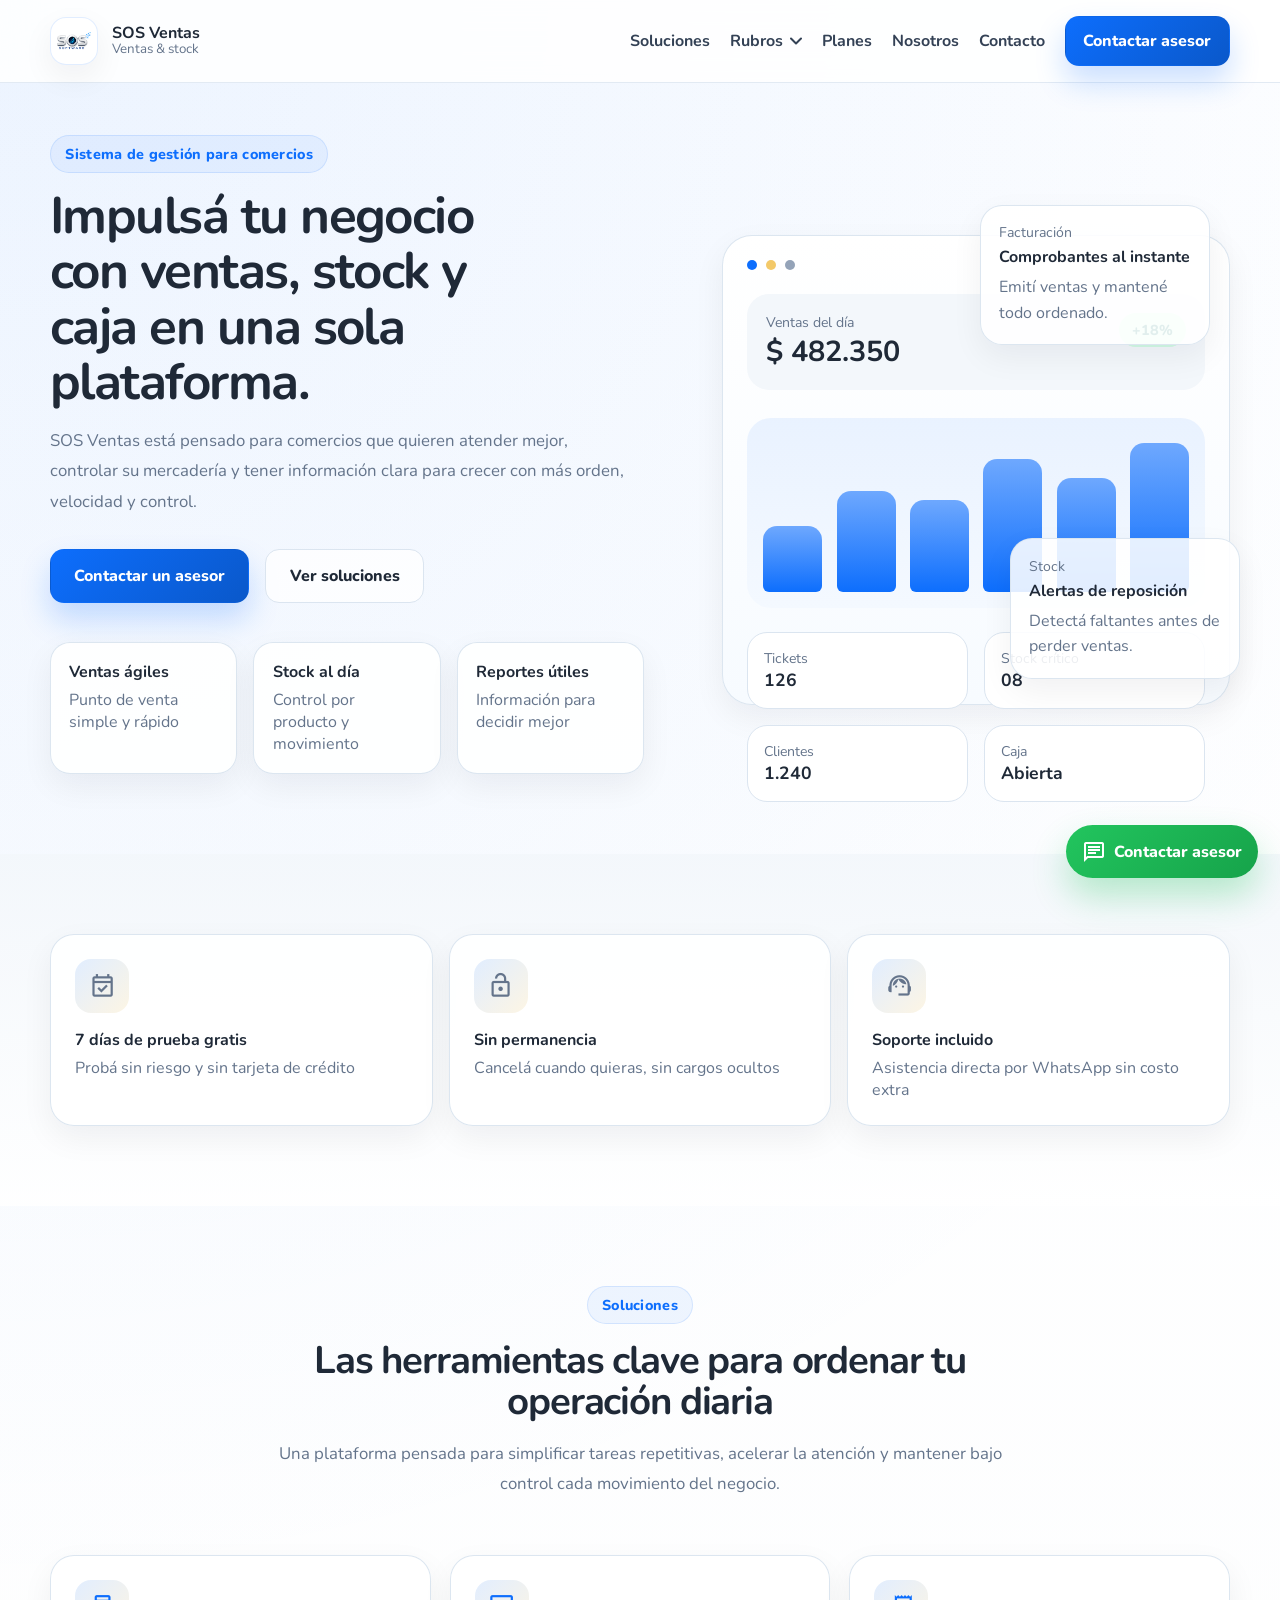
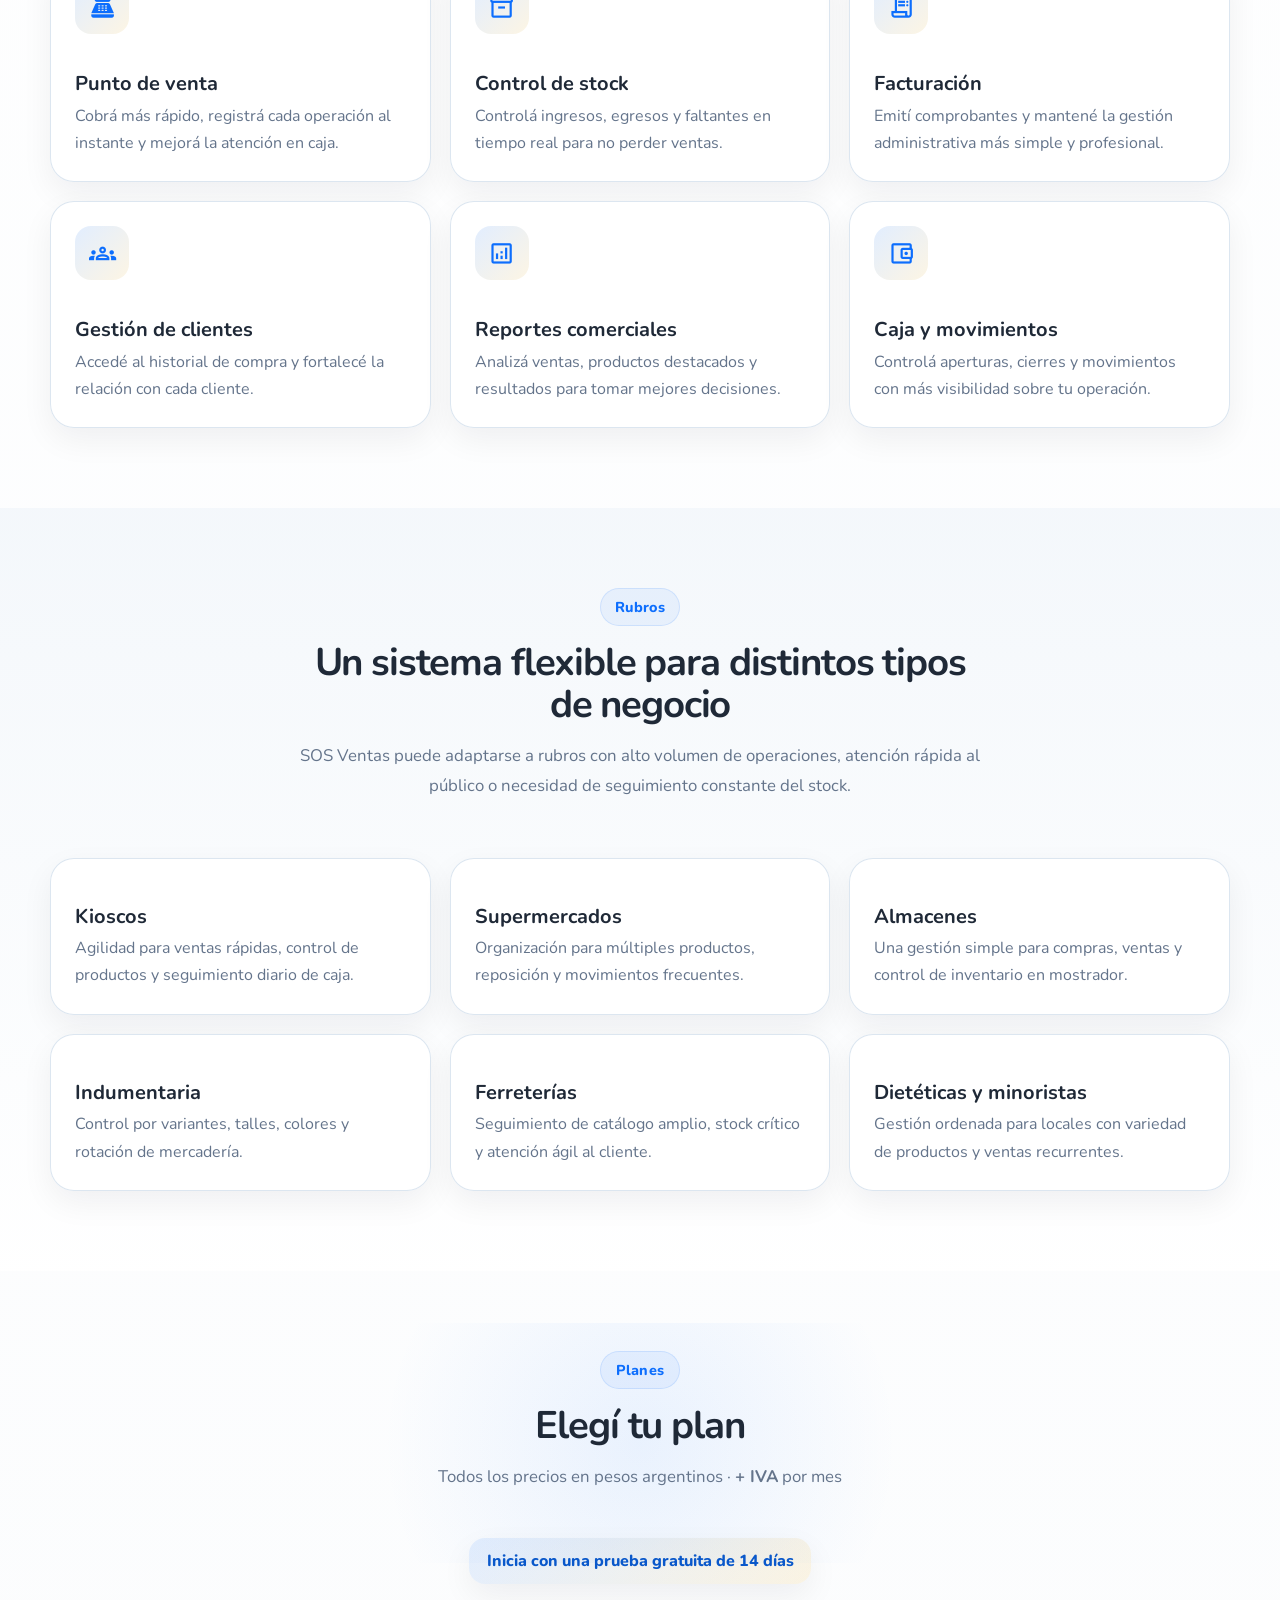
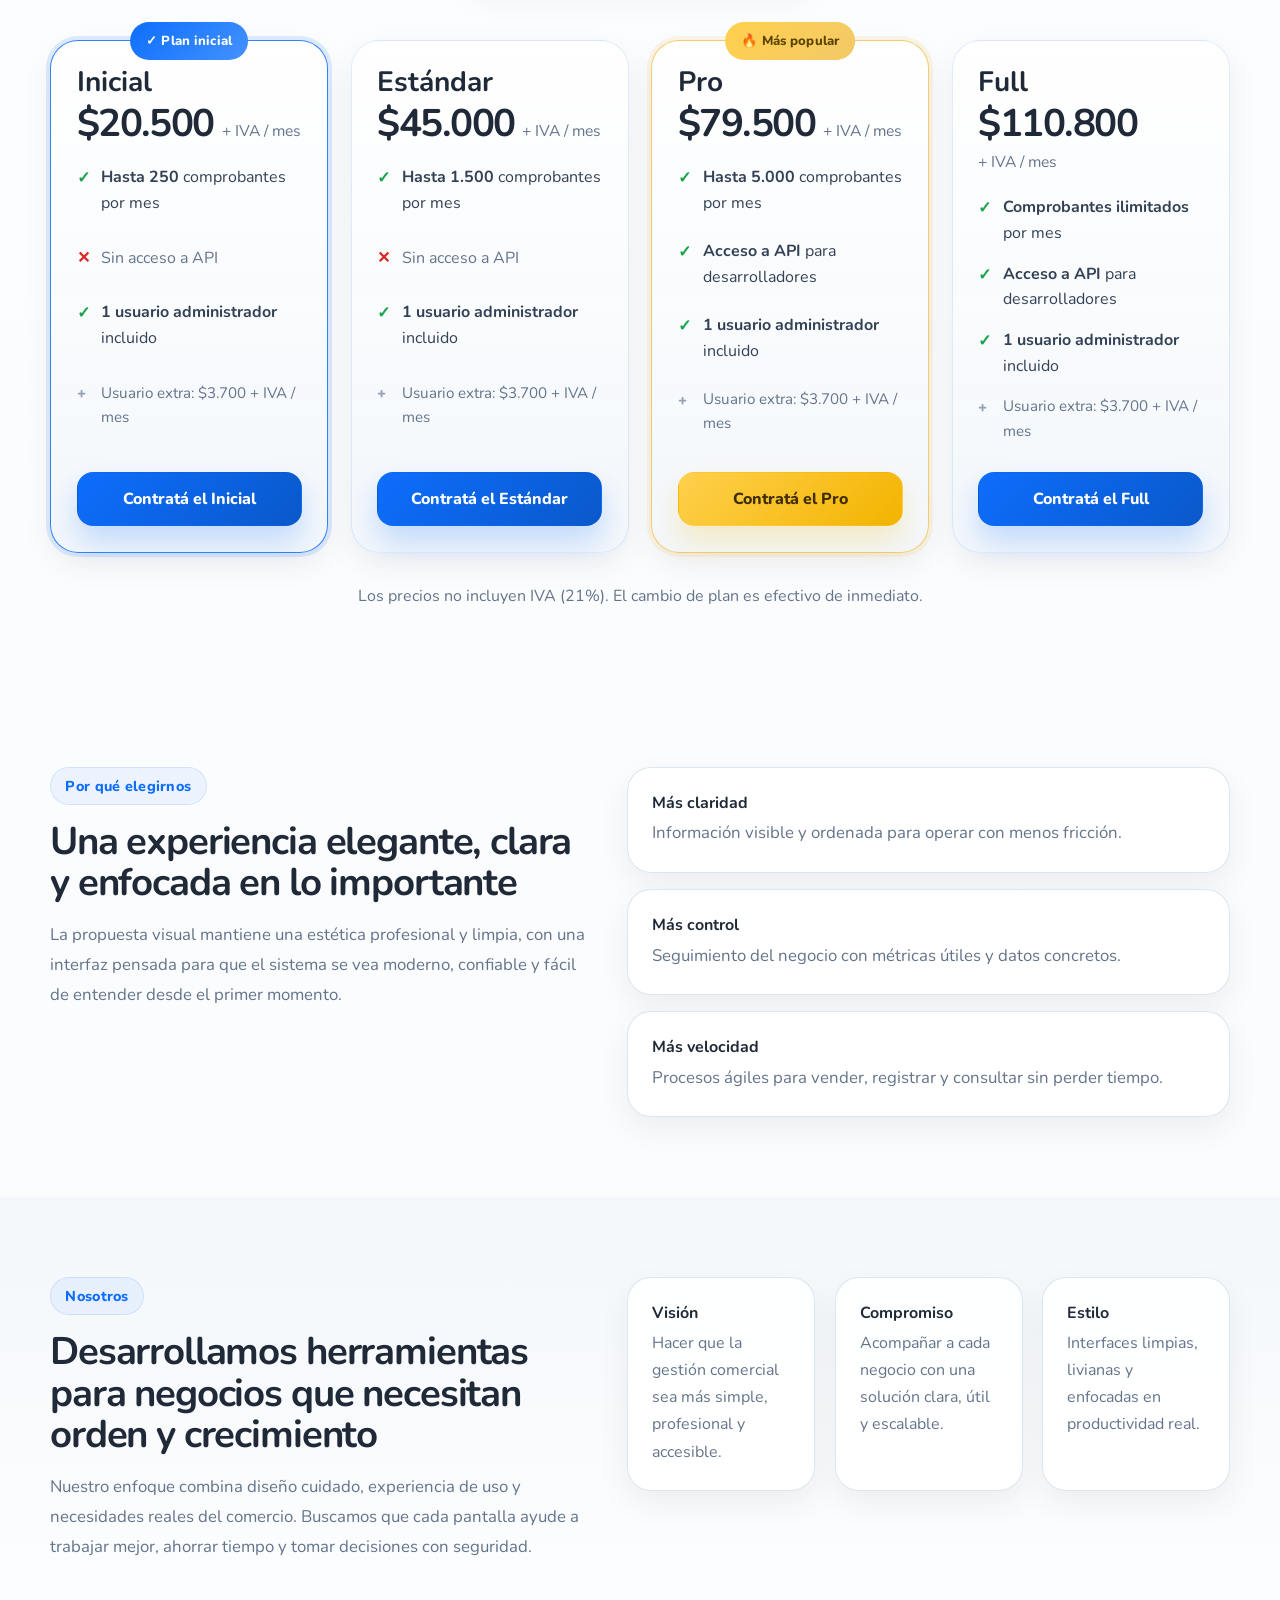
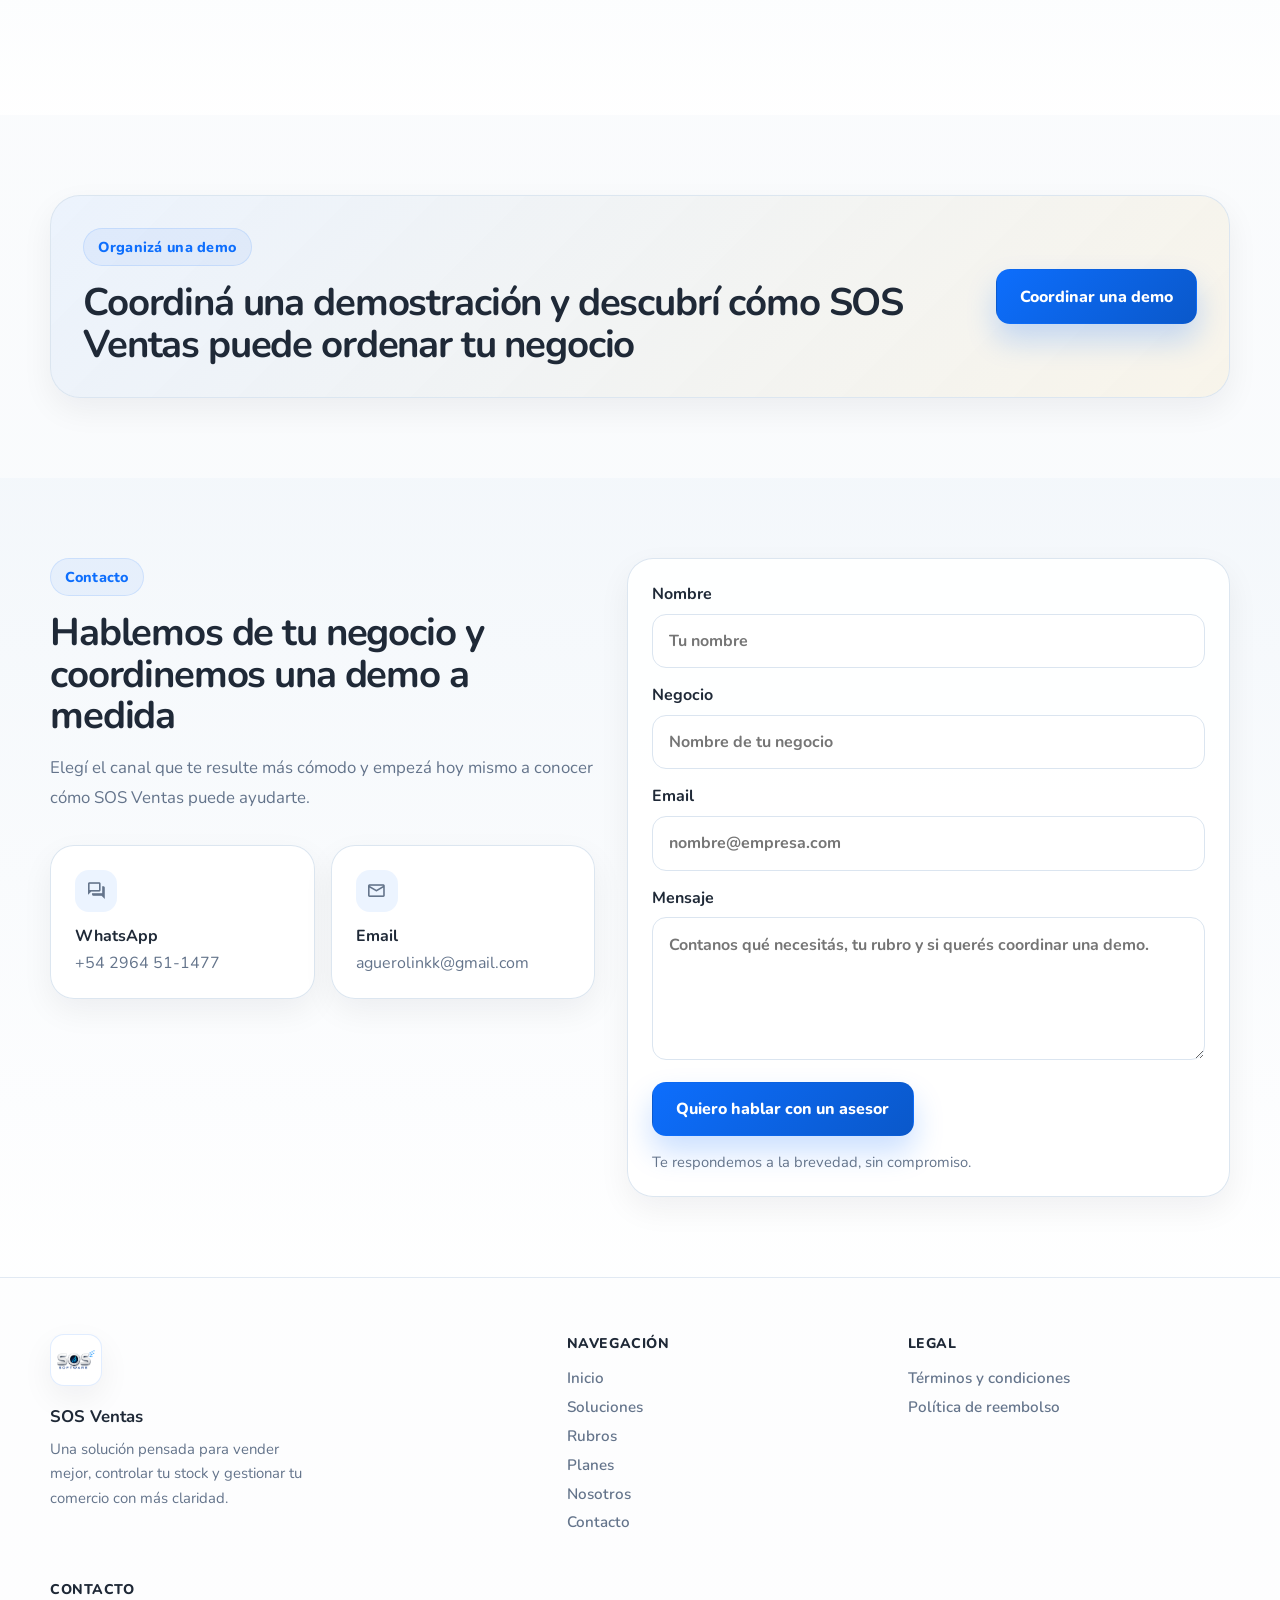
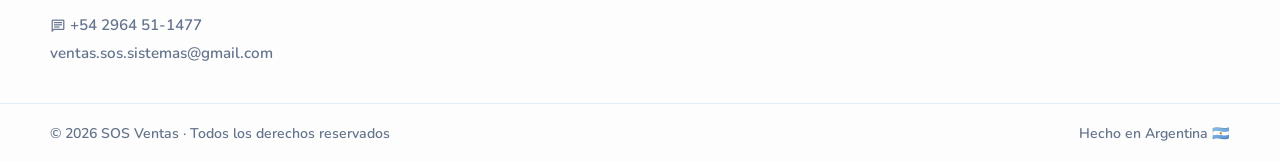
<file: index.html>
<!DOCTYPE html>
<html lang="es">
<head>
    <meta charset="UTF-8">
    <meta name="viewport" content="width=device-width, initial-scale=1.0">
    <title>SOS Ventas | Sistema de ventas y stock</title>
    <meta name="description" content="Landing de SOS Ventas para promocionar el sistema de ventas, stock, facturación y reportes para comercios.">
    <link rel="preconnect" href="https://fonts.googleapis.com">
    <link rel="preconnect" href="https://fonts.gstatic.com" crossorigin>
    <link href="https://fonts.googleapis.com/css2?family=Nunito:wght@400;600;700;800&display=swap" rel="stylesheet">
    <link rel="stylesheet" href="https://fonts.googleapis.com/css2?family=Material+Symbols+Outlined:opsz,wght,FILL,GRAD@24,600,0,0">
    <link rel="icon" type="image/png" href="assets/img/sos_favicon.png">
    <link rel="apple-touch-icon" href="assets/img/sos_favicon.png">
    <link rel="stylesheet" href="assets/css/styles.css">
</head>
<body>
    <header class="site-header" id="inicio">
        <div class="container header-inner">
            <a href="#inicio" class="brand" aria-label="SOS Ventas inicio">
                <span class="brand-mark">
                    <img src="assets/img/sos_logo.png" alt="Logo SOS Ventas" class="brand-logo">
                </span>
                <span class="brand-copy">
                    <strong>SOS Ventas</strong>
                    <small>Ventas & stock</small>
                </span>
            </a>

            <button class="menu-toggle" type="button" aria-label="Abrir menú" aria-expanded="false" data-menu-toggle>
                <span></span>
                <span></span>
                <span></span>
            </button>

            <nav class="main-nav" data-nav>
                <a href="#soluciones">Soluciones</a>
                <div class="nav-item has-dropdown">
                    <button class="nav-dropdown-trigger" type="button" aria-expanded="false" aria-haspopup="true" data-dropdown-trigger>
                        Rubros
                        <svg class="dropdown-caret" width="12" height="8" viewBox="0 0 12 8" fill="none" aria-hidden="true"><path d="M1 1.5L6 6.5L11 1.5" stroke="currentColor" stroke-width="2" stroke-linecap="round" stroke-linejoin="round"/></svg>
                    </button>
                    <div class="nav-dropdown" data-dropdown>
                        <a href="rubros/kioscos.html">Kioscos</a>
                        <a href="rubros/supermercados.html">Supermercados</a>
                        <a href="rubros/almacenes.html">Almacenes</a>
                        <a href="rubros/indumentaria.html">Indumentaria</a>
                        <a href="rubros/ferreterias.html">Ferreterías</a>
                        <a href="rubros/dieteticas.html">Dietéticas y minoristas</a>
                    </div>
                </div>
                <a href="#planes">Planes</a>
                <a href="#nosotros">Nosotros</a>
                <a href="#contacto">Contacto</a>
                <a class="btn btn-primary btn-sm" href="#contacto">Contactar asesor</a>
            </nav>
        </div>
    </header>

    <main>
        <section class="hero section">
            <div class="container hero-grid">
                <div class="hero-copy">
                    <span class="eyebrow">Sistema de gestión para comercios</span>
                    <h1>Impulsá tu negocio con ventas, stock y caja en una sola plataforma.</h1>
                    <p class="lead">
                        SOS Ventas está pensado para comercios que quieren atender mejor, controlar su mercadería
                        y tener información clara para crecer con más orden, velocidad y control.
                    </p>

                    <div class="hero-actions">
                        <a class="btn btn-primary" href="#contacto">Contactar un asesor</a>
                        <a class="btn btn-secondary" href="#soluciones">Ver soluciones</a>
                    </div>

                    <div class="hero-trust">
                        <div>
                            <strong>Ventas ágiles</strong>
                            <span>Punto de venta simple y rápido</span>
                        </div>
                        <div>
                            <strong>Stock al día</strong>
                            <span>Control por producto y movimiento</span>
                        </div>
                        <div>
                            <strong>Reportes útiles</strong>
                            <span>Información para decidir mejor</span>
                        </div>
                    </div>
                </div>

                <div class="hero-visual" aria-hidden="true">
                    <div class="dashboard-card dashboard-main">
                        <div class="card-topline">
                            <span class="dot dot-blue"></span>
                            <span class="dot dot-gold"></span>
                            <span class="dot dot-slate"></span>
                        </div>
                        <div class="metric-panel">
                            <div>
                                <span class="label">Ventas del día</span>
                                <strong>$ 482.350</strong>
                            </div>
                            <span class="metric-badge positive">+18%</span>
                        </div>
                        <div class="bars">
                            <span style="height: 42%"></span>
                            <span style="height: 64%"></span>
                            <span style="height: 58%"></span>
                            <span style="height: 84%"></span>
                            <span style="height: 72%"></span>
                            <span style="height: 94%"></span>
                        </div>
                        <div class="summary-grid">
                            <article>
                                <span>Tickets</span>
                                <strong>126</strong>
                            </article>
                            <article>
                                <span>Stock crítico</span>
                                <strong>08</strong>
                            </article>
                            <article>
                                <span>Clientes</span>
                                <strong>1.240</strong>
                            </article>
                            <article>
                                <span>Caja</span>
                                <strong>Abierta</strong>
                            </article>
                        </div>
                    </div>

                    <div class="dashboard-card floating-card floating-card-top">
                        <span class="mini-title">Facturación</span>
                        <strong>Comprobantes al instante</strong>
                        <p>Emití ventas y mantené todo ordenado.</p>
                    </div>

                    <div class="dashboard-card floating-card floating-card-bottom">
                        <span class="mini-title">Stock</span>
                        <strong>Alertas de reposición</strong>
                        <p>Detectá faltantes antes de perder ventas.</p>
                    </div>
                </div>
            </div>
        </section>

        <section class="section section-soft">
            <div class="container stats-strip">
                <article>
                    <div class="icon" aria-hidden="true">
                        <span class="material-symbols-outlined">event_available</span>
                    </div>
                    <strong>7 días de prueba gratis</strong>
                    <span>Probá sin riesgo y sin tarjeta de crédito</span>
                </article>
                <article>
                    <div class="icon" aria-hidden="true">
                        <span class="material-symbols-outlined">lock_open</span>
                    </div>
                    <strong>Sin permanencia</strong>
                    <span>Cancelá cuando quieras, sin cargos ocultos</span>
                </article>
                <article>
                    <div class="icon" aria-hidden="true">
                        <span class="material-symbols-outlined">support_agent</span>
                    </div>
                    <strong>Soporte incluido</strong>
                    <span>Asistencia directa por WhatsApp sin costo extra</span>
                </article>
            </div>
        </section>

        <section class="section" id="soluciones">
            <div class="container">
                <div class="section-heading">
                    <span class="eyebrow">Soluciones</span>
                    <h2>Las herramientas clave para ordenar tu operación diaria</h2>
                    <p>
                        Una plataforma pensada para simplificar tareas repetitivas, acelerar la atención
                        y mantener bajo control cada movimiento del negocio.
                    </p>
                </div>

                <div class="card-grid solutions-grid">
                    <article class="feature-card">
                        <div class="icon" aria-hidden="true">
                            <span class="material-symbols-outlined">point_of_sale</span>
                        </div>
                        <h3>Punto de venta</h3>
                        <p>Cobrá más rápido, registrá cada operación al instante y mejorá la atención en caja.</p>
                    </article>
                    <article class="feature-card">
                        <div class="icon" aria-hidden="true">
                            <span class="material-symbols-outlined">inventory_2</span>
                        </div>
                        <h3>Control de stock</h3>
                        <p>Controlá ingresos, egresos y faltantes en tiempo real para no perder ventas.</p>
                    </article>
                    <article class="feature-card">
                        <div class="icon" aria-hidden="true">
                            <span class="material-symbols-outlined">receipt_long</span>
                        </div>
                        <h3>Facturación</h3>
                        <p>Emití comprobantes y mantené la gestión administrativa más simple y profesional.</p>
                    </article>
                    <article class="feature-card">
                        <div class="icon" aria-hidden="true">
                            <span class="material-symbols-outlined">groups</span>
                        </div>
                        <h3>Gestión de clientes</h3>
                        <p>Accedé al historial de compra y fortalecé la relación con cada cliente.</p>
                    </article>
                    <article class="feature-card">
                        <div class="icon" aria-hidden="true">
                            <span class="material-symbols-outlined">analytics</span>
                        </div>
                        <h3>Reportes comerciales</h3>
                        <p>Analizá ventas, productos destacados y resultados para tomar mejores decisiones.</p>
                    </article>
                    <article class="feature-card">
                        <div class="icon" aria-hidden="true">
                            <span class="material-symbols-outlined">account_balance_wallet</span>
                        </div>
                        <h3>Caja y movimientos</h3>
                        <p>Controlá aperturas, cierres y movimientos con más visibilidad sobre tu operación.</p>
                    </article>
                </div>
            </div>
        </section>

        <section class="section section-soft" id="rubros">
            <div class="container">
                <div class="section-heading narrow">
                    <span class="eyebrow">Rubros</span>
                    <h2>Un sistema flexible para distintos tipos de negocio</h2>
                    <p>
                        SOS Ventas puede adaptarse a rubros con alto volumen de operaciones,
                        atención rápida al público o necesidad de seguimiento constante del stock.
                    </p>
                </div>

                <div class="industry-grid">
                    <article class="industry-card">
                        <h3>Kioscos</h3>
                        <p>Agilidad para ventas rápidas, control de productos y seguimiento diario de caja.</p>
                    </article>
                    <article class="industry-card">
                        <h3>Supermercados</h3>
                        <p>Organización para múltiples productos, reposición y movimientos frecuentes.</p>
                    </article>
                    <article class="industry-card">
                        <h3>Almacenes</h3>
                        <p>Una gestión simple para compras, ventas y control de inventario en mostrador.</p>
                    </article>
                    <article class="industry-card">
                        <h3>Indumentaria</h3>
                        <p>Control por variantes, talles, colores y rotación de mercadería.</p>
                    </article>
                    <article class="industry-card">
                        <h3>Ferreterías</h3>
                        <p>Seguimiento de catálogo amplio, stock crítico y atención ágil al cliente.</p>
                    </article>
                    <article class="industry-card">
                        <h3>Dietéticas y minoristas</h3>
                        <p>Gestión ordenada para locales con variedad de productos y ventas recurrentes.</p>
                    </article>
                </div>
            </div>
        </section>

        <section class="section" id="planes">
            <div class="container pricing-shell">
                <div class="section-heading pricing-heading">
                    <span class="eyebrow">Planes</span>
                    <h2>Elegí tu plan</h2>
                    <p>Todos los precios en pesos argentinos · <strong>+ IVA</strong> por mes</p>
                    <div class="pricing-status" aria-label="Plan actual">
                        <span>Inicia con una prueba gratuita de 14 días</span>
                    </div>
                </div>

                <div class="pricing-grid">
                    <article class="pricing-card pricing-card-current">
                        <div class="plan-badge plan-badge-current">✓ Plan inicial</div>
                        <div class="pricing-card-head">
                            <h3>Inicial</h3>
                            <div class="plan-price-row">
                                <strong>$20.500</strong>
                                <span>+ IVA / mes</span>
                            </div>
                        </div>
                        <ul class="plan-feature-list" aria-label="Características del plan Inicial">
                            <li class="feature-ok"><strong>Hasta 250</strong> comprobantes por mes</li>
                            <li class="feature-no">Sin acceso a API</li>
                            <li class="feature-ok"><strong>1 usuario administrador</strong> incluido</li>
                            <li class="feature-extra">Usuario extra: $3.700 + IVA / mes</li>
                        </ul>
                        <a class="btn btn-primary plan-button" href="https://app.sosventas.com.ar/planes" target="_blank" rel="noreferrer">Contratá el Inicial</a>
                    </article>

                    <article class="pricing-card">
                        <div class="pricing-card-head">
                            <h3>Estándar</h3>
                            <div class="plan-price-row">
                                <strong>$45.000</strong>
                                <span>+ IVA / mes</span>
                            </div>
                        </div>
                        <ul class="plan-feature-list" aria-label="Características del plan Estándar">
                            <li class="feature-ok"><strong>Hasta 1.500</strong> comprobantes por mes</li>
                            <li class="feature-no">Sin acceso a API</li>
                            <li class="feature-ok"><strong>1 usuario administrador</strong> incluido</li>
                            <li class="feature-extra">Usuario extra: $3.700 + IVA / mes</li>
                        </ul>
                        <a class="btn btn-primary plan-button" href="https://app.sosventas.com.ar/planes" target="_blank" rel="noreferrer">Contratá el Estándar</a>
                    </article>

                    <article class="pricing-card pricing-card-popular">
                        <div class="plan-badge plan-badge-popular">🔥 Más popular</div>
                        <div class="pricing-card-head">
                            <h3>Pro</h3>
                            <div class="plan-price-row">
                                <strong>$79.500</strong>
                                <span>+ IVA / mes</span>
                            </div>
                        </div>
                        <ul class="plan-feature-list" aria-label="Características del plan Pro">
                            <li class="feature-ok"><strong>Hasta 5.000</strong> comprobantes por mes</li>
                            <li class="feature-ok"><strong>Acceso a API</strong> para desarrolladores</li>
                            <li class="feature-ok"><strong>1 usuario administrador</strong> incluido</li>
                            <li class="feature-extra">Usuario extra: $3.700 + IVA / mes</li>
                        </ul>
                        <a class="btn plan-button plan-button-highlight" href="https://app.sosventas.com.ar/planes" target="_blank" rel="noreferrer">Contratá el Pro</a>
                    </article>

                    <article class="pricing-card">
                        <div class="pricing-card-head">
                            <h3>Full</h3>
                            <div class="plan-price-row">
                                <strong>$110.800</strong>
                                <span>+ IVA / mes</span>
                            </div>
                        </div>
                        <ul class="plan-feature-list" aria-label="Características del plan Full">
                            <li class="feature-ok"><strong>Comprobantes ilimitados</strong> por mes</li>
                            <li class="feature-ok"><strong>Acceso a API</strong> para desarrolladores</li>
                            <li class="feature-ok"><strong>1 usuario administrador</strong> incluido</li>
                            <li class="feature-extra">Usuario extra: $3.700 + IVA / mes</li>
                        </ul>
                        <a class="btn btn-primary plan-button" href="https://app.sosventas.com.ar/planes" target="_blank" rel="noreferrer">Contratá el Full</a>
                    </article>
                </div>

                <p class="pricing-note">Los precios no incluyen IVA (21%). El cambio de plan es efectivo de inmediato.</p>
            </div>
        </section>

        <section class="section">
            <div class="container two-column-panel">
                <div>
                    <span class="eyebrow">Por qué elegirnos</span>
                    <h2>Una experiencia elegante, clara y enfocada en lo importante</h2>
                    <p>
                        La propuesta visual mantiene una estética profesional y limpia, con una interfaz pensada
                        para que el sistema se vea moderno, confiable y fácil de entender desde el primer momento.
                    </p>
                </div>

                <div class="benefits-list">
                    <article>
                        <strong>Más claridad</strong>
                        <p>Información visible y ordenada para operar con menos fricción.</p>
                    </article>
                    <article>
                        <strong>Más control</strong>
                        <p>Seguimiento del negocio con métricas útiles y datos concretos.</p>
                    </article>
                    <article>
                        <strong>Más velocidad</strong>
                        <p>Procesos ágiles para vender, registrar y consultar sin perder tiempo.</p>
                    </article>
                </div>
            </div>
        </section>

        <section class="section section-soft" id="nosotros">
            <div class="container about-layout">
                <div class="section-heading text-left">
                    <span class="eyebrow">Nosotros</span>
                    <h2>Desarrollamos herramientas para negocios que necesitan orden y crecimiento</h2>
                    <p>
                        Nuestro enfoque combina diseño cuidado, experiencia de uso y necesidades reales del comercio.
                        Buscamos que cada pantalla ayude a trabajar mejor, ahorrar tiempo y tomar decisiones con seguridad.
                    </p>
                </div>

                <div class="about-cards">
                    <article>
                        <strong>Visión</strong>
                        <p>Hacer que la gestión comercial sea más simple, profesional y accesible.</p>
                    </article>
                    <article>
                        <strong>Compromiso</strong>
                        <p>Acompañar a cada negocio con una solución clara, útil y escalable.</p>
                    </article>
                    <article>
                        <strong>Estilo</strong>
                        <p>Interfaces limpias, livianas y enfocadas en productividad real.</p>
                    </article>
                </div>
            </div>
        </section>

        <section class="section">
            <div class="container cta-panel">
                <div>
                    <span class="eyebrow">Organizá una demo</span>
                    <h2>Coordiná una demostración y descubrí cómo SOS Ventas puede ordenar tu negocio</h2>
                </div>
                <div class="cta-actions">
                    <a class="btn btn-primary" href="https://wa.me/542964511477?text=Hola%2C%20quiero%20coordinar%20una%20demo%20de%20SOS%20Ventas" target="_blank" rel="noreferrer">Coordinar una demo</a>
                </div>
            </div>
        </section>

        <section class="section section-soft" id="contacto">
            <div class="container contact-layout">
                <div class="section-heading text-left">
                    <span class="eyebrow">Contacto</span>
                    <h2>Hablemos de tu negocio y coordinemos una demo a medida</h2>
                    <p>
                        Elegí el canal que te resulte más cómodo y empezá hoy mismo a conocer cómo SOS Ventas puede ayudarte.
                    </p>

                    <div class="contact-shortcuts">
                        <a class="shortcut-card" href="https://wa.me/542964511477?text=Hola%2C%20quiero%20asesoramiento%20sobre%20SOS%20Ventas" target="_blank" rel="noreferrer">
                            <span class="shortcut-icon material-symbols-outlined" aria-hidden="true">forum</span>
                            <strong>WhatsApp</strong>
                            <span>+54 2964 51-1477</span>
                        </a>
                        <a class="shortcut-card" href="mailto:aguerolinkk@gmail.com?subject=Consulta%20sobre%20SOS%20Ventas">
                            <span class="shortcut-icon material-symbols-outlined" aria-hidden="true">mail</span>
                            <strong>Email</strong>
                            <span>aguerolinkk@gmail.com</span>
                        </a>
                    </div>
                </div>

                <form class="contact-form" action="mailto:aguerolinkk@gmail.com" method="post" enctype="text/plain">
                    <label>
                        Nombre
                        <input type="text" name="nombre" placeholder="Tu nombre">
                    </label>
                    <label>
                        Negocio
                        <input type="text" name="negocio" placeholder="Nombre de tu negocio">
                    </label>
                    <label>
                        Email
                        <input type="email" name="email" placeholder="nombre@empresa.com">
                    </label>
                    <label>
                        Mensaje
                        <textarea name="mensaje" rows="5" placeholder="Contanos qué necesitás, tu rubro y si querés coordinar una demo."></textarea>
                    </label>
                    <button class="btn btn-primary" type="submit">Quiero hablar con un asesor</button>
                    <p class="form-note">Te respondemos a la brevedad, sin compromiso.</p>
                </form>
            </div>
        </section>
    </main>

    <footer class="site-footer">
        <div class="container footer-top">
            <div class="footer-brand">
                <div class="footer-brand-logo-wrap">
                    <img src="assets/img/sos_logo.png" alt="Logo SOS Ventas" class="footer-logo">
                </div>
                <strong>SOS Ventas</strong>
                <p>Una solución pensada para vender mejor, controlar tu stock y gestionar tu comercio con más claridad.</p>
            </div>

            <nav class="footer-col" aria-label="Navegación del pie">
                <span class="footer-col-title">Navegación</span>
                <a href="#inicio">Inicio</a>
                <a href="#soluciones">Soluciones</a>
                <a href="#rubros">Rubros</a>
                <a href="#planes">Planes</a>
                <a href="#nosotros">Nosotros</a>
                <a href="#contacto">Contacto</a>
            </nav>

            <div class="footer-col">
                <span class="footer-col-title">Legal</span>
                <a href="terminos-y-condiciones.html">Términos y condiciones</a>
                <a href="politica-de-reembolso.html">Política de reembolso</a>
            </div>

            <div class="footer-col">
                <span class="footer-col-title">Contacto</span>
                <a href="https://wa.me/542964511477?text=Hola%2C%20quiero%20asesoramiento%20sobre%20SOS%20Ventas" target="_blank" rel="noreferrer">
                    <span class="material-symbols-outlined" aria-hidden="true" style="font-size:1rem;vertical-align:middle;">chat</span>
                    +54 2964 51-1477
                </a>
                <a href="mailto:ventas.sos.sistemas@gmail.com">ventas.sos.sistemas@gmail.com</a>
            </div>
        </div>

        <div class="footer-bottom">
            <div class="container footer-bottom-inner">
                <span>© 2026 SOS Ventas · Todos los derechos reservados</span>
                <span>Hecho en Argentina 🇦🇷</span>
            </div>
        </div>
    </footer>

    <a class="floating-whatsapp" href="https://wa.me/542964511477?text=Hola%2C%20quiero%20asesoramiento%20sobre%20SOS%20Ventas" target="_blank" rel="noreferrer" aria-label="Contactar por WhatsApp">
        <span class="material-symbols-outlined" aria-hidden="true">chat</span>
        <span>Contactar asesor</span>
    </a>

    <script src="assets/js/script.js"></script>
</body>
</html>
</file>
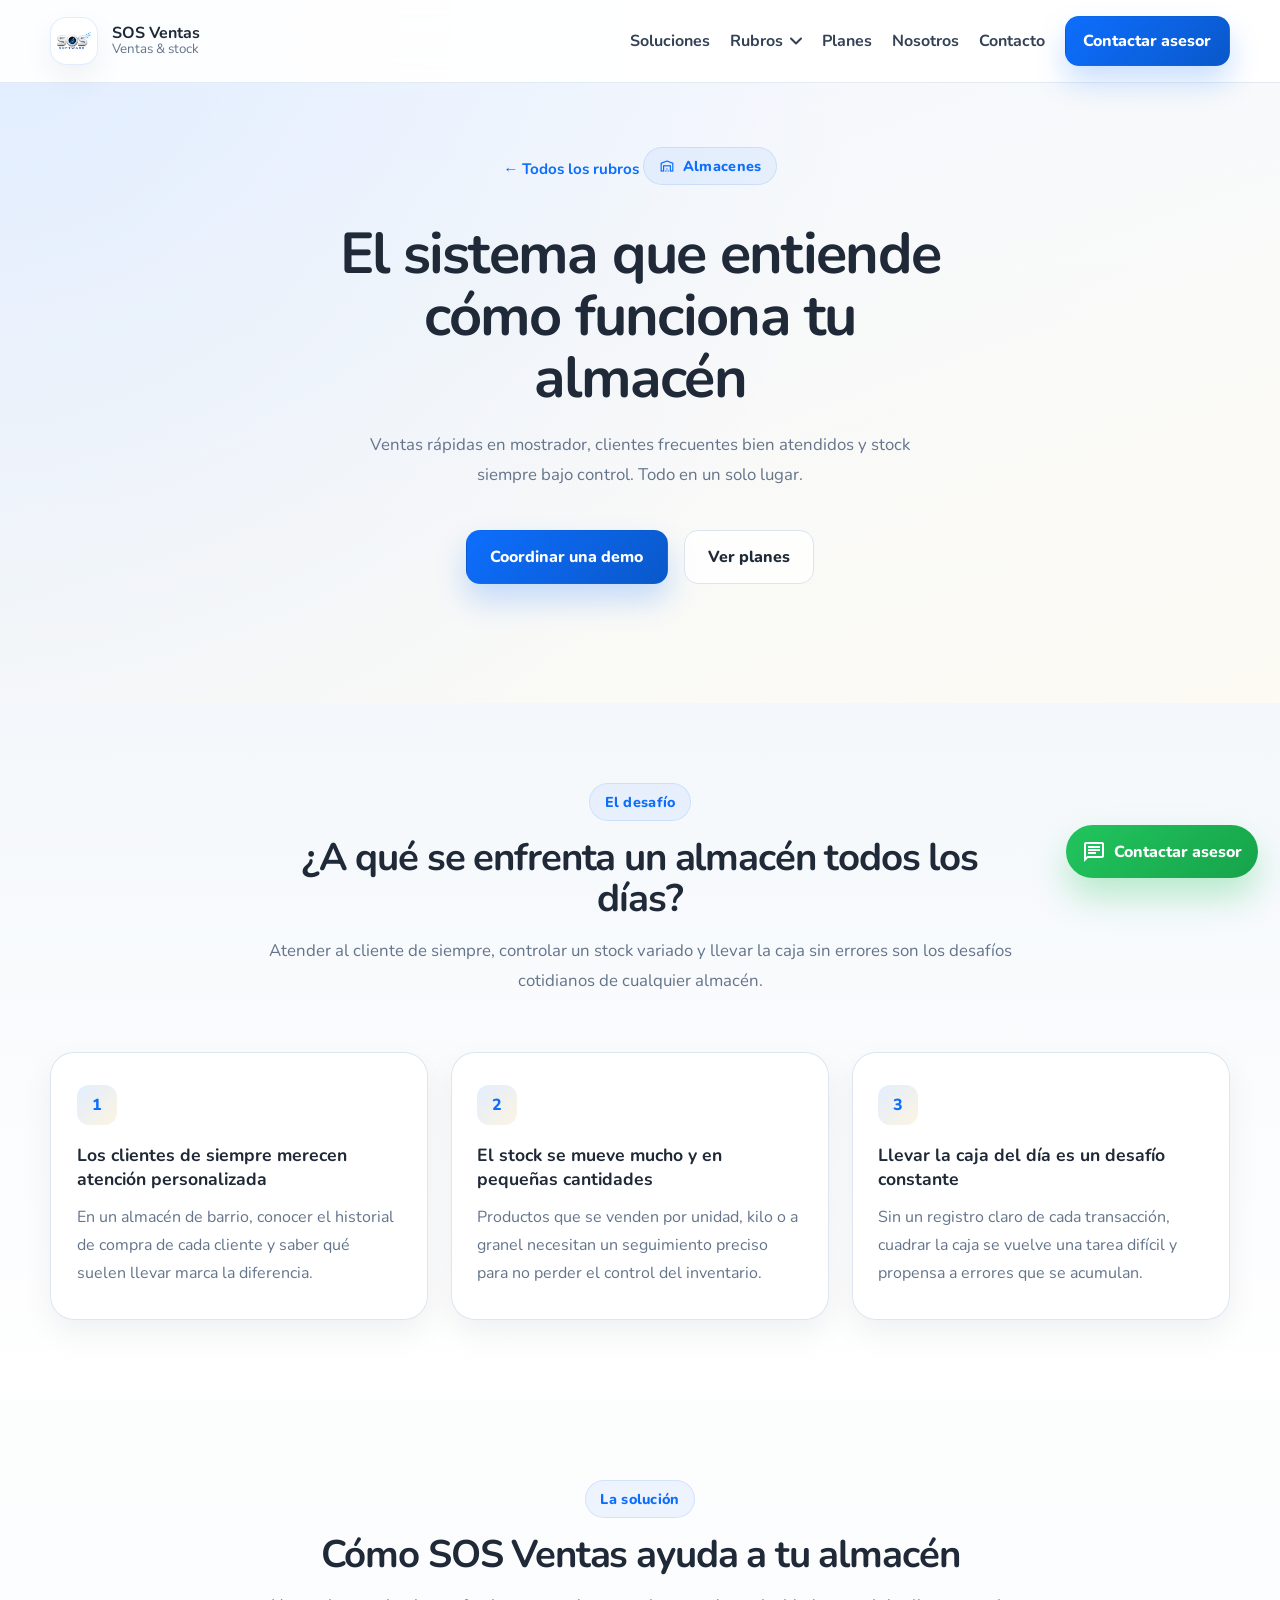
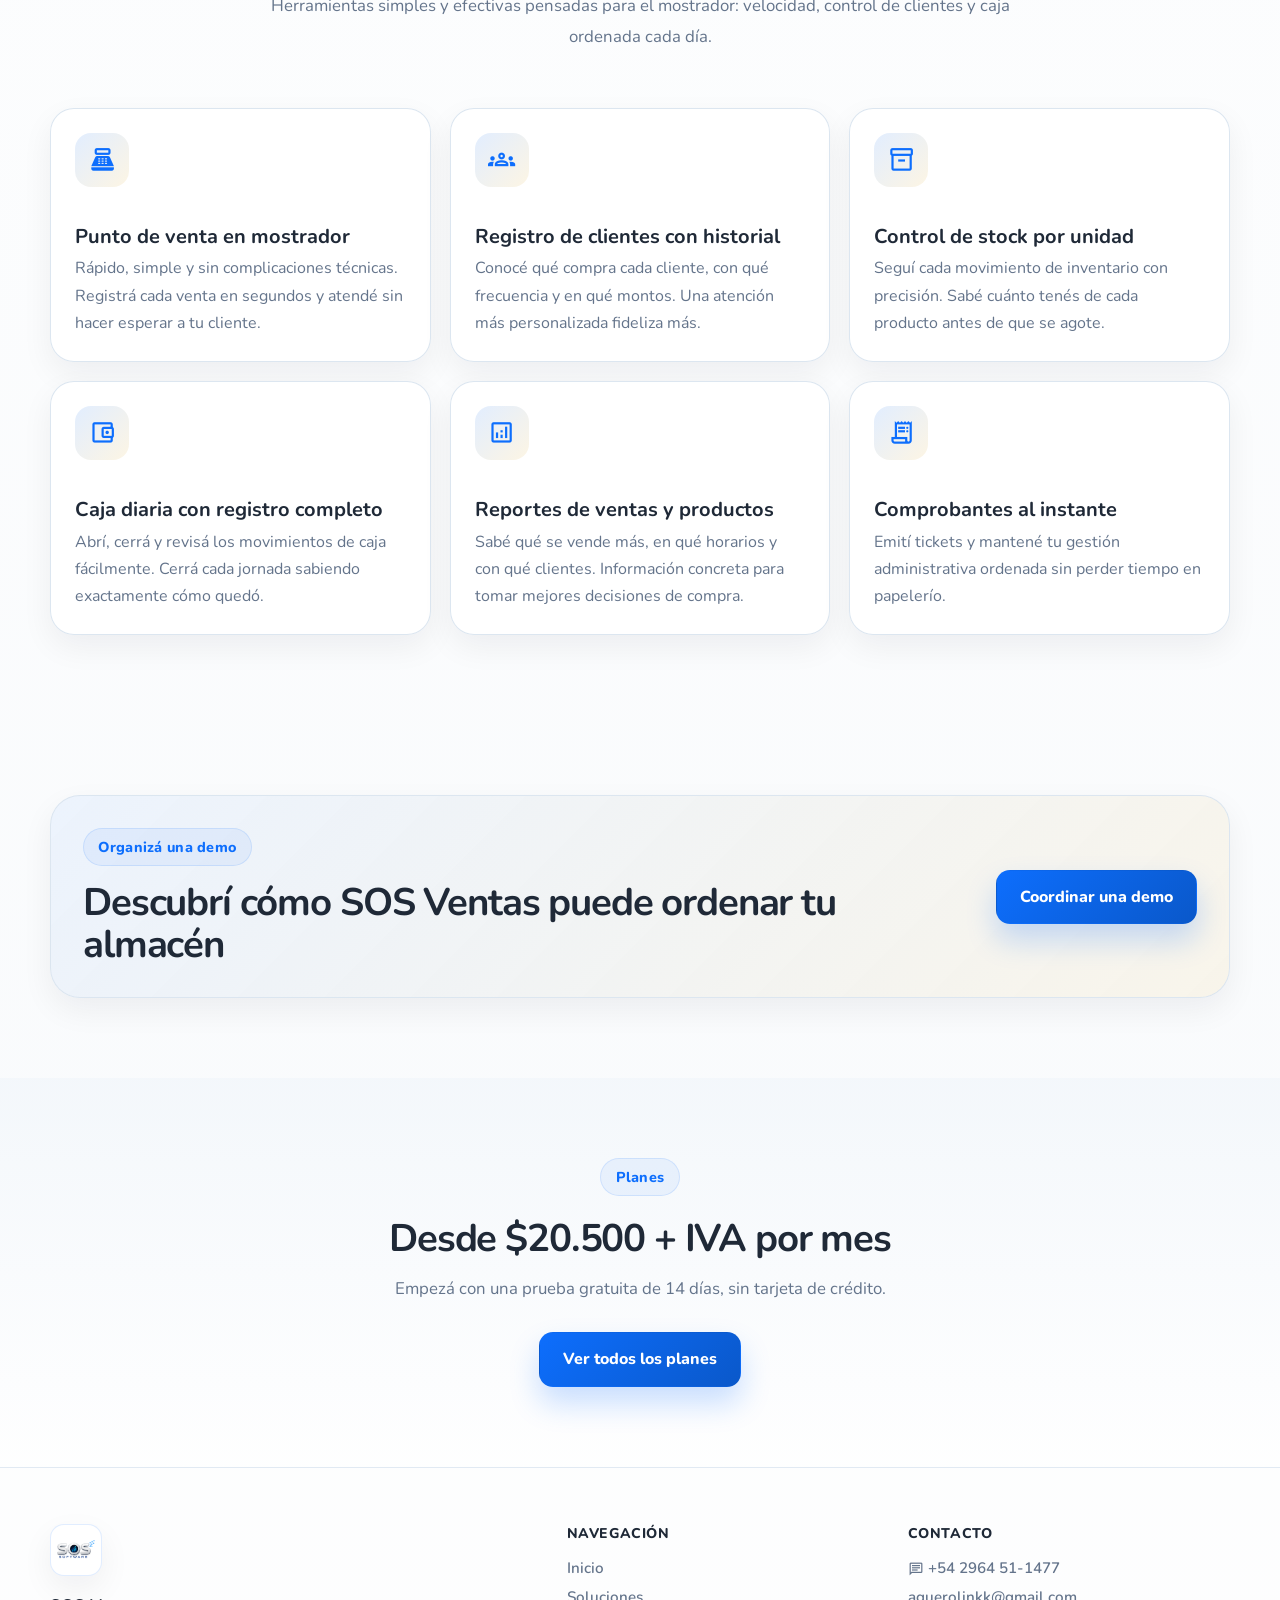
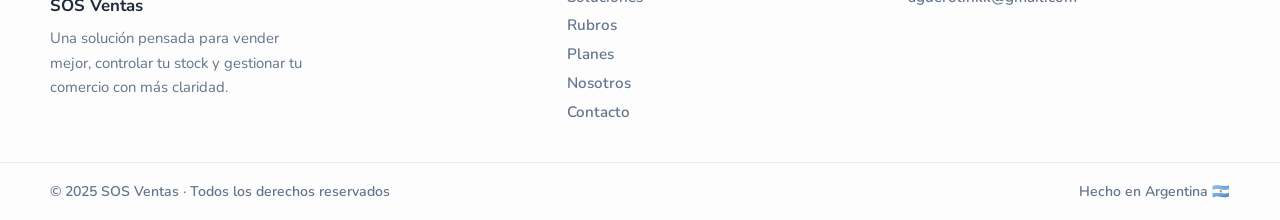
<file: rubros/almacenes.html>
<!DOCTYPE html>
<html lang="es">
<head>
    <meta charset="UTF-8">
    <meta name="viewport" content="width=device-width, initial-scale=1.0">
    <title>SOS Ventas para Almacenes | Sistema de gestión</title>
    <meta name="description" content="Sistema de ventas y stock para almacenes. Controlá clientes frecuentes, tu inventario y la caja diaria desde un solo lugar.">
    <link rel="preconnect" href="https://fonts.googleapis.com">
    <link rel="preconnect" href="https://fonts.gstatic.com" crossorigin>
    <link href="https://fonts.googleapis.com/css2?family=Nunito:wght@400;600;700;800&display=swap" rel="stylesheet">
    <link rel="stylesheet" href="https://fonts.googleapis.com/css2?family=Material+Symbols+Outlined:opsz,wght,FILL,GRAD@24,600,0,0">
    <link rel="icon" type="image/png" href="../assets/img/sos_favicon.png">
    <link rel="apple-touch-icon" href="../assets/img/sos_favicon.png">
    <link rel="stylesheet" href="../assets/css/styles.css">
</head>
<body>

    <header class="site-header" id="inicio">
        <div class="container header-inner">
            <a href="../index.html" class="brand" aria-label="SOS Ventas inicio">
                <span class="brand-mark">
                    <img src="../assets/img/sos_logo.png" alt="Logo SOS Ventas" class="brand-logo">
                </span>
                <span class="brand-copy">
                    <strong>SOS Ventas</strong>
                    <small>Ventas & stock</small>
                </span>
            </a>
            <button class="menu-toggle" type="button" aria-label="Abrir menú" aria-expanded="false" data-menu-toggle>
                <span></span><span></span><span></span>
            </button>
            <nav class="main-nav" data-nav>
                <a href="../index.html#soluciones">Soluciones</a>
                <div class="nav-item has-dropdown">
                    <button class="nav-dropdown-trigger" type="button" aria-expanded="false" aria-haspopup="true" data-dropdown-trigger>
                        Rubros
                        <svg class="dropdown-caret" width="12" height="8" viewBox="0 0 12 8" fill="none" aria-hidden="true"><path d="M1 1.5L6 6.5L11 1.5" stroke="currentColor" stroke-width="2" stroke-linecap="round" stroke-linejoin="round"/></svg>
                    </button>
                    <div class="nav-dropdown" data-dropdown>
                        <a href="kioscos.html">Kioscos</a>
                        <a href="supermercados.html">Supermercados</a>
                        <a href="almacenes.html">Almacenes</a>
                        <a href="indumentaria.html">Indumentaria</a>
                        <a href="ferreterias.html">Ferreterías</a>
                        <a href="dieteticas.html">Dietéticas y minoristas</a>
                    </div>
                </div>
                <a href="../index.html#planes">Planes</a>
                <a href="../index.html#nosotros">Nosotros</a>
                <a href="../index.html#contacto">Contacto</a>
                <a class="btn btn-primary btn-sm" href="https://wa.me/542964511477?text=Hola%2C+quiero+asesoramiento+sobre+SOS+Ventas" target="_blank" rel="noreferrer">Contactar asesor</a>
            </nav>
        </div>
    </header>

    <main>

        <section class="rubro-hero">
            <div class="container">
                <a href="../index.html#rubros" class="rubro-back">← Todos los rubros</a>
                <span class="eyebrow">
                    <span class="material-symbols-outlined" aria-hidden="true" style="font-size:1rem;vertical-align:middle;">warehouse</span>
                    Almacenes
                </span>
                <h1>El sistema que entiende cómo funciona tu almacén</h1>
                <p class="lead">
                    Ventas rápidas en mostrador, clientes frecuentes bien atendidos y stock siempre bajo control. Todo en un solo lugar.
                </p>
                <div class="hero-actions">
                    <a class="btn btn-primary" href="https://wa.me/542964511477?text=Hola%2C+me+interesa+SOS+Ventas+para+mi+almac%C3%A9n.+%C2%BFPodr%C3%ADan+darme+m%C3%A1s+informaci%C3%B3n%3F" target="_blank" rel="noreferrer">Coordinar una demo</a>
                    <a class="btn btn-secondary" href="../index.html#planes">Ver planes</a>
                </div>
            </div>
        </section>

        <section class="section section-soft">
            <div class="container">
                <div class="section-heading">
                    <span class="eyebrow">El desafío</span>
                    <h2>¿A qué se enfrenta un almacén todos los días?</h2>
                    <p>Atender al cliente de siempre, controlar un stock variado y llevar la caja sin errores son los desafíos cotidianos de cualquier almacén.</p>
                </div>
                <div class="challenges-grid">
                    <article class="challenge-card">
                        <div class="challenge-number">1</div>
                        <h3>Los clientes de siempre merecen atención personalizada</h3>
                        <p>En un almacén de barrio, conocer el historial de compra de cada cliente y saber qué suelen llevar marca la diferencia.</p>
                    </article>
                    <article class="challenge-card">
                        <div class="challenge-number">2</div>
                        <h3>El stock se mueve mucho y en pequeñas cantidades</h3>
                        <p>Productos que se venden por unidad, kilo o a granel necesitan un seguimiento preciso para no perder el control del inventario.</p>
                    </article>
                    <article class="challenge-card">
                        <div class="challenge-number">3</div>
                        <h3>Llevar la caja del día es un desafío constante</h3>
                        <p>Sin un registro claro de cada transacción, cuadrar la caja se vuelve una tarea difícil y propensa a errores que se acumulan.</p>
                    </article>
                </div>
            </div>
        </section>

        <section class="section" id="soluciones">
            <div class="container">
                <div class="section-heading">
                    <span class="eyebrow">La solución</span>
                    <h2>Cómo SOS Ventas ayuda a tu almacén</h2>
                    <p>Herramientas simples y efectivas pensadas para el mostrador: velocidad, control de clientes y caja ordenada cada día.</p>
                </div>
                <div class="card-grid solutions-grid">
                    <article class="feature-card">
                        <div class="icon" aria-hidden="true">
                            <span class="material-symbols-outlined">point_of_sale</span>
                        </div>
                        <h3>Punto de venta en mostrador</h3>
                        <p>Rápido, simple y sin complicaciones técnicas. Registrá cada venta en segundos y atendé sin hacer esperar a tu cliente.</p>
                    </article>
                    <article class="feature-card">
                        <div class="icon" aria-hidden="true">
                            <span class="material-symbols-outlined">groups</span>
                        </div>
                        <h3>Registro de clientes con historial</h3>
                        <p>Conocé qué compra cada cliente, con qué frecuencia y en qué montos. Una atención más personalizada fideliza más.</p>
                    </article>
                    <article class="feature-card">
                        <div class="icon" aria-hidden="true">
                            <span class="material-symbols-outlined">inventory_2</span>
                        </div>
                        <h3>Control de stock por unidad</h3>
                        <p>Seguí cada movimiento de inventario con precisión. Sabé cuánto tenés de cada producto antes de que se agote.</p>
                    </article>
                    <article class="feature-card">
                        <div class="icon" aria-hidden="true">
                            <span class="material-symbols-outlined">account_balance_wallet</span>
                        </div>
                        <h3>Caja diaria con registro completo</h3>
                        <p>Abrí, cerrá y revisá los movimientos de caja fácilmente. Cerrá cada jornada sabiendo exactamente cómo quedó.</p>
                    </article>
                    <article class="feature-card">
                        <div class="icon" aria-hidden="true">
                            <span class="material-symbols-outlined">analytics</span>
                        </div>
                        <h3>Reportes de ventas y productos</h3>
                        <p>Sabé qué se vende más, en qué horarios y con qué clientes. Información concreta para tomar mejores decisiones de compra.</p>
                    </article>
                    <article class="feature-card">
                        <div class="icon" aria-hidden="true">
                            <span class="material-symbols-outlined">receipt_long</span>
                        </div>
                        <h3>Comprobantes al instante</h3>
                        <p>Emití tickets y mantené tu gestión administrativa ordenada sin perder tiempo en papelerío.</p>
                    </article>
                </div>
            </div>
        </section>

        <section class="section">
            <div class="container cta-panel">
                <div>
                    <span class="eyebrow">Organizá una demo</span>
                    <h2>Descubrí cómo SOS Ventas puede ordenar tu almacén</h2>
                </div>
                <div class="cta-actions">
                    <a class="btn btn-primary" href="https://wa.me/542964511477?text=Hola%2C+me+interesa+SOS+Ventas+para+mi+almac%C3%A9n.+%C2%BFPodr%C3%ADan+darme+m%C3%A1s+informaci%C3%B3n%3F" target="_blank" rel="noreferrer">Coordinar una demo</a>
                </div>
            </div>
        </section>

        <section class="section section-soft">
            <div class="container pricing-teaser">
                <span class="eyebrow">Planes</span>
                <h2>Desde $20.500 + IVA por mes</h2>
                <p>Empezá con una prueba gratuita de 14 días, sin tarjeta de crédito.</p>
                <a class="btn btn-primary" href="../index.html#planes">Ver todos los planes</a>
            </div>
        </section>

    </main>

    <footer class="site-footer">
        <div class="container footer-top">
            <div class="footer-brand">
                <div class="footer-brand-logo-wrap">
                    <img src="../assets/img/sos_logo.png" alt="Logo SOS Ventas" class="footer-logo">
                </div>
                <strong>SOS Ventas</strong>
                <p>Una solución pensada para vender mejor, controlar tu stock y gestionar tu comercio con más claridad.</p>
            </div>
            <nav class="footer-col" aria-label="Navegación del pie">
                <span class="footer-col-title">Navegación</span>
                <a href="../index.html">Inicio</a>
                <a href="../index.html#soluciones">Soluciones</a>
                <a href="../index.html#rubros">Rubros</a>
                <a href="../index.html#planes">Planes</a>
                <a href="../index.html#nosotros">Nosotros</a>
                <a href="../index.html#contacto">Contacto</a>
            </nav>
            <div class="footer-col">
                <span class="footer-col-title">Contacto</span>
                <a href="https://wa.me/542964511477?text=Hola%2C%20quiero%20asesoramiento%20sobre%20SOS%20Ventas" target="_blank" rel="noreferrer">
                    <span class="material-symbols-outlined" aria-hidden="true" style="font-size:1rem;vertical-align:middle;">chat</span>
                    +54 2964 51-1477
                </a>
                <a href="mailto:aguerolinkk@gmail.com">aguerolinkk@gmail.com</a>
            </div>
        </div>
        <div class="footer-bottom">
            <div class="container footer-bottom-inner">
                <span>© 2025 SOS Ventas · Todos los derechos reservados</span>
                <span>Hecho en Argentina 🇦🇷</span>
            </div>
        </div>
    </footer>

    <a class="floating-whatsapp" href="https://wa.me/542964511477?text=Hola%2C%20quiero%20asesoramiento%20sobre%20SOS%20Ventas" target="_blank" rel="noreferrer" aria-label="Contactar por WhatsApp">
        <span class="material-symbols-outlined" aria-hidden="true">chat</span>
        <span>Contactar asesor</span>
    </a>

    <script src="../assets/js/script.js"></script>
</body>
</html>
</file>
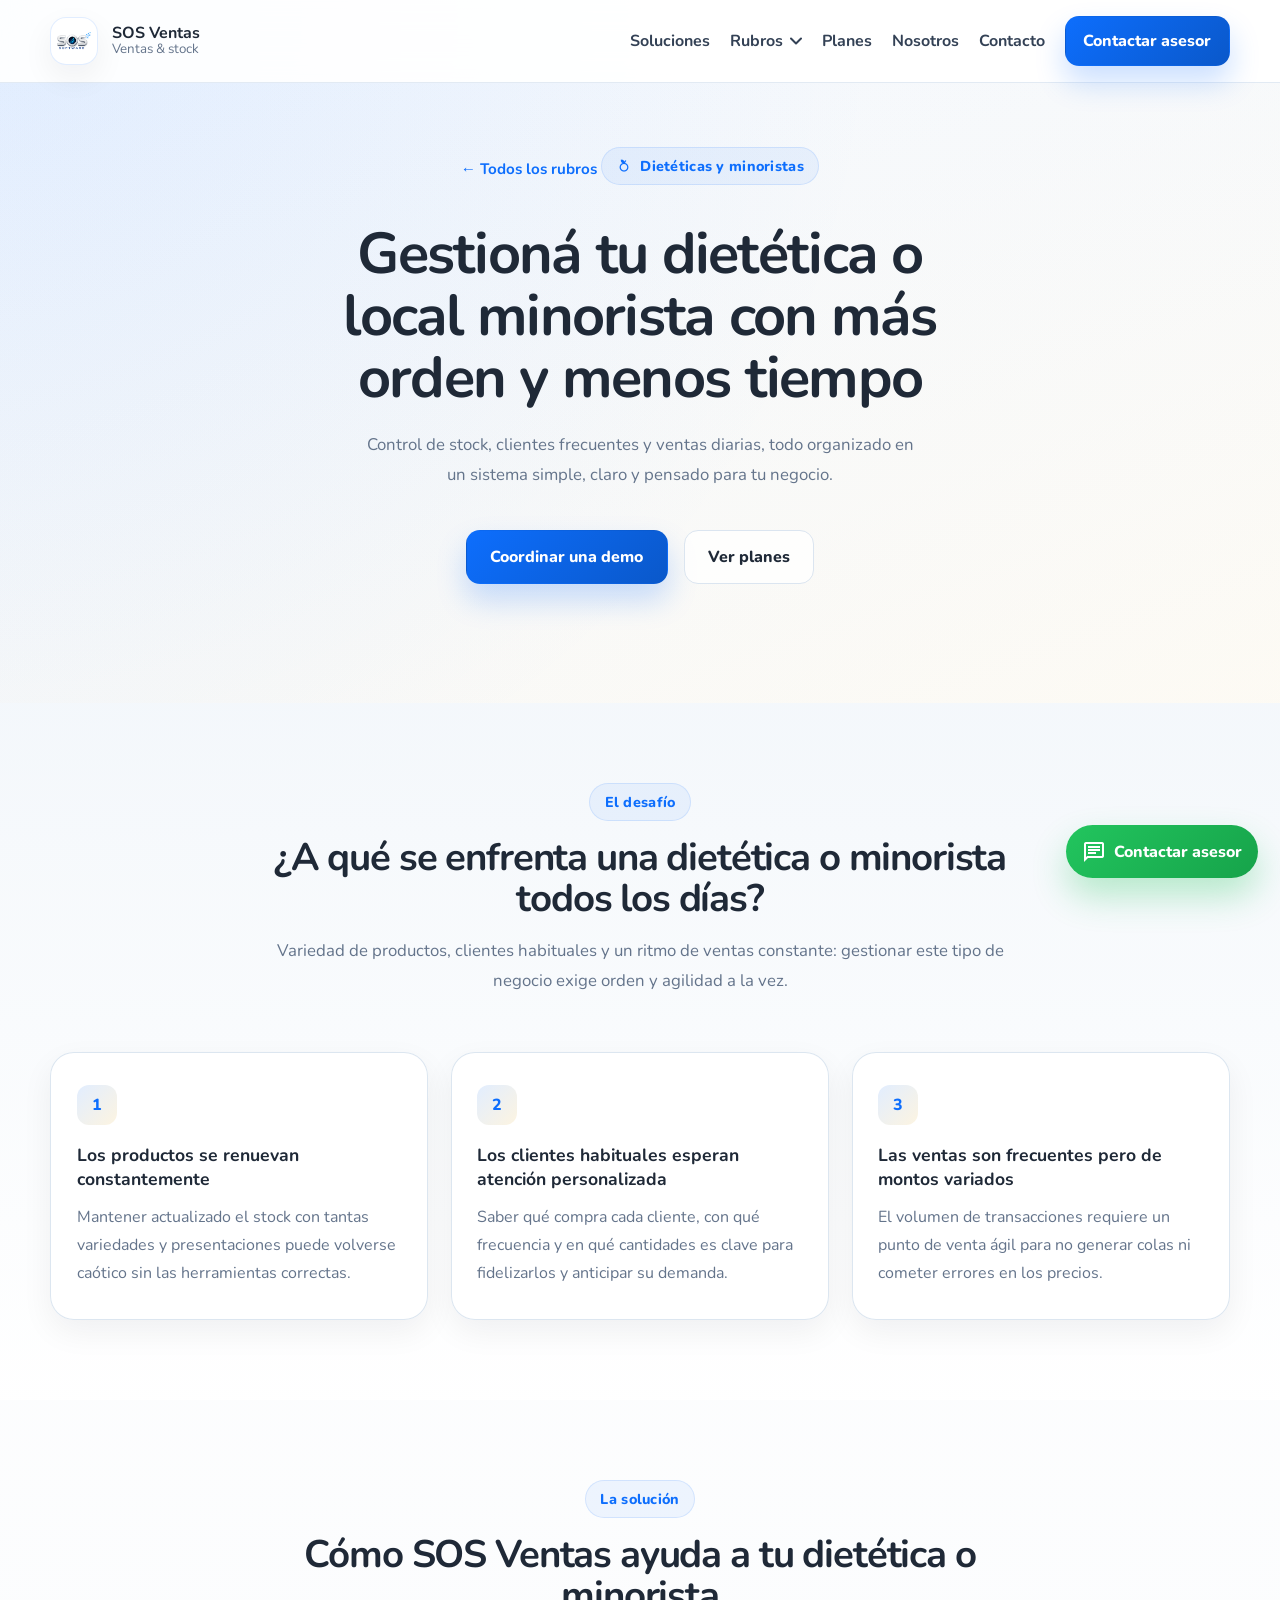
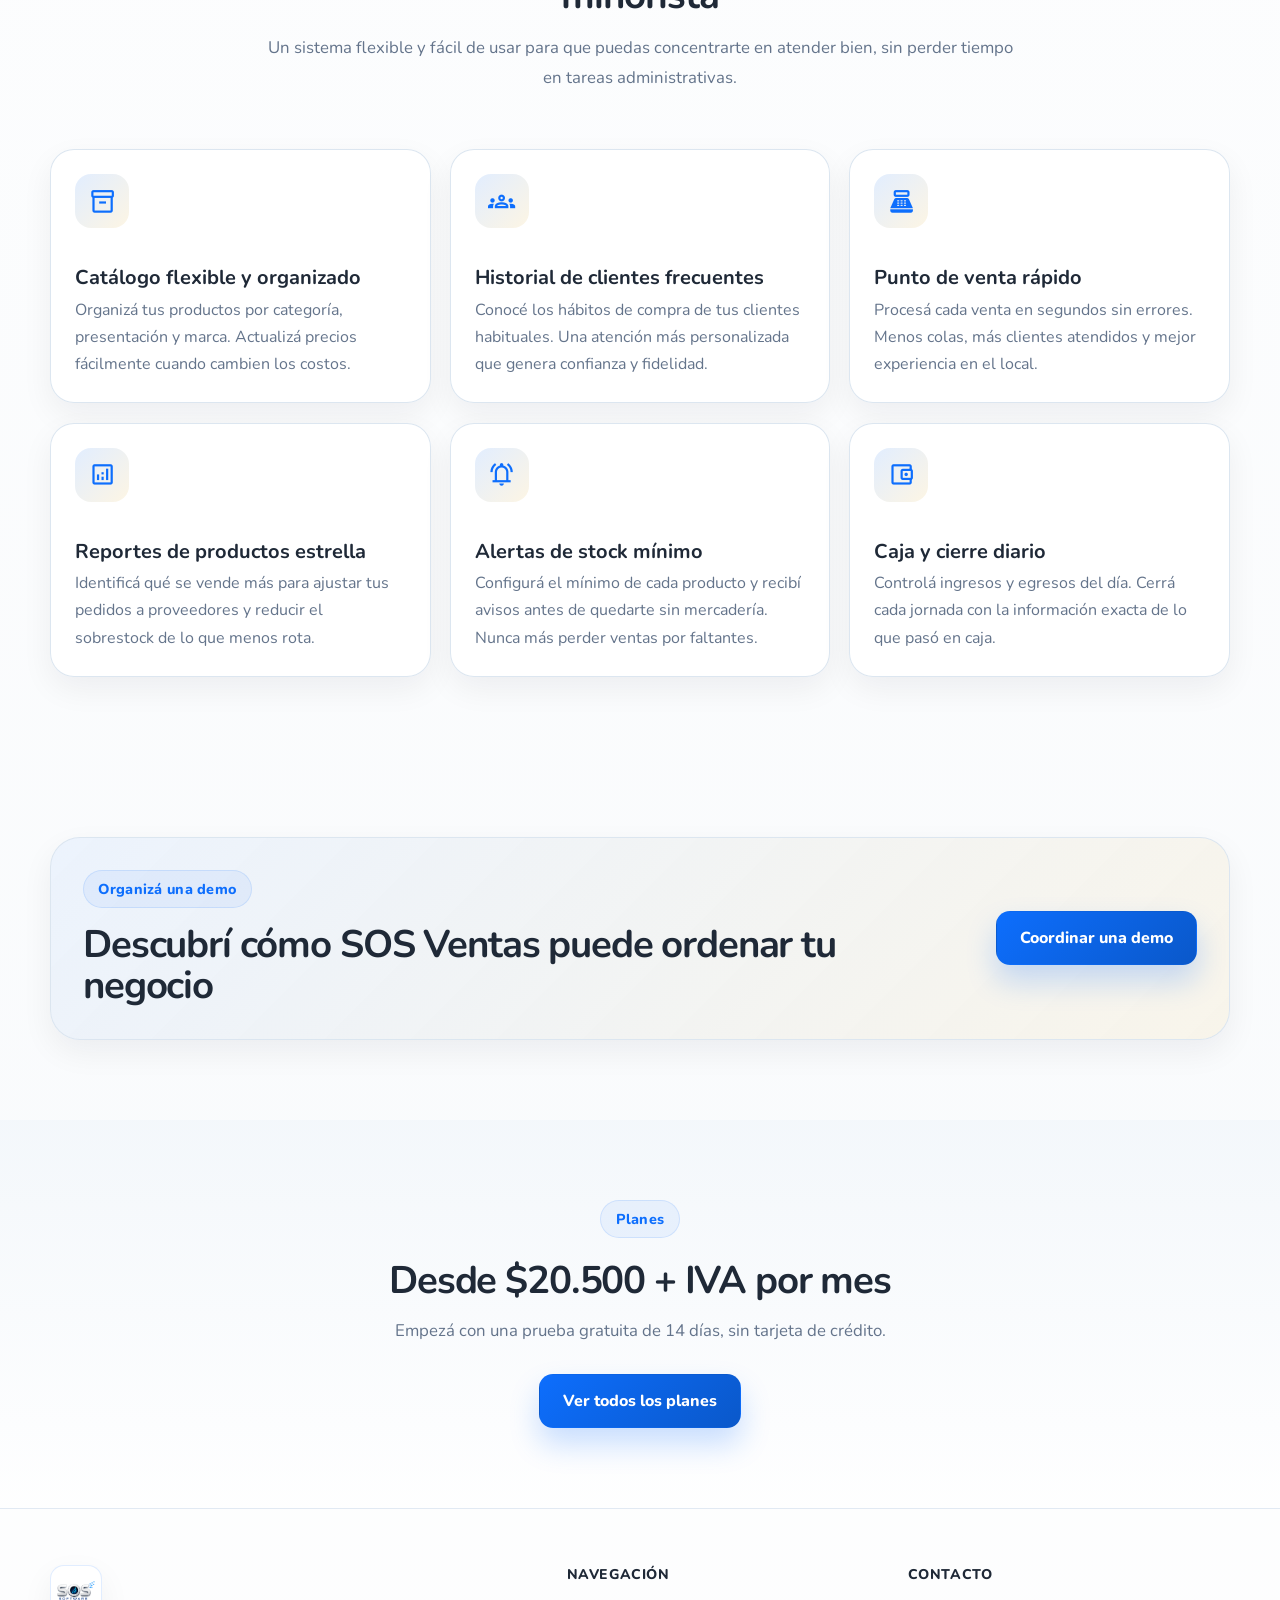
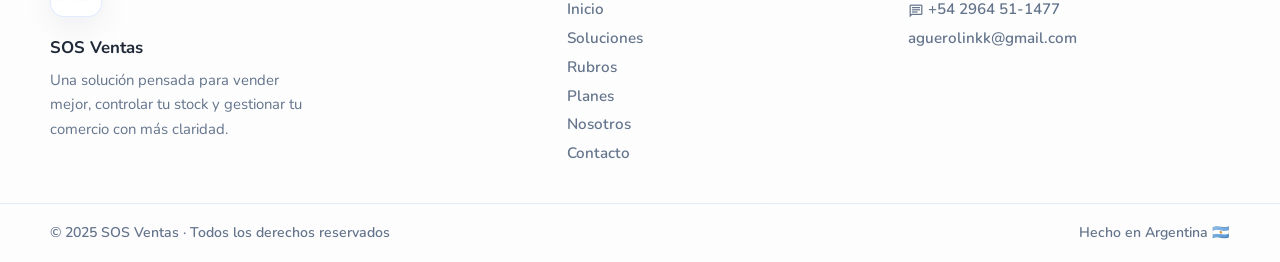
<file: rubros/dieteticas.html>
<!DOCTYPE html>
<html lang="es">
<head>
    <meta charset="UTF-8">
    <meta name="viewport" content="width=device-width, initial-scale=1.0">
    <title>SOS Ventas para Dietéticas y Minoristas | Sistema de gestión</title>
    <meta name="description" content="Sistema de gestión para dietéticas y comercios minoristas. Controlá tu stock, atendé a tus clientes frecuentes y vendé con más orden.">
    <link rel="preconnect" href="https://fonts.googleapis.com">
    <link rel="preconnect" href="https://fonts.gstatic.com" crossorigin>
    <link href="https://fonts.googleapis.com/css2?family=Nunito:wght@400;600;700;800&display=swap" rel="stylesheet">
    <link rel="stylesheet" href="https://fonts.googleapis.com/css2?family=Material+Symbols+Outlined:opsz,wght,FILL,GRAD@24,600,0,0">
    <link rel="icon" type="image/png" href="../assets/img/sos_favicon.png">
    <link rel="apple-touch-icon" href="../assets/img/sos_favicon.png">
    <link rel="stylesheet" href="../assets/css/styles.css">
</head>
<body>

    <header class="site-header" id="inicio">
        <div class="container header-inner">
            <a href="../index.html" class="brand" aria-label="SOS Ventas inicio">
                <span class="brand-mark">
                    <img src="../assets/img/sos_logo.png" alt="Logo SOS Ventas" class="brand-logo">
                </span>
                <span class="brand-copy">
                    <strong>SOS Ventas</strong>
                    <small>Ventas & stock</small>
                </span>
            </a>
            <button class="menu-toggle" type="button" aria-label="Abrir menú" aria-expanded="false" data-menu-toggle>
                <span></span><span></span><span></span>
            </button>
            <nav class="main-nav" data-nav>
                <a href="../index.html#soluciones">Soluciones</a>
                <div class="nav-item has-dropdown">
                    <button class="nav-dropdown-trigger" type="button" aria-expanded="false" aria-haspopup="true" data-dropdown-trigger>
                        Rubros
                        <svg class="dropdown-caret" width="12" height="8" viewBox="0 0 12 8" fill="none" aria-hidden="true"><path d="M1 1.5L6 6.5L11 1.5" stroke="currentColor" stroke-width="2" stroke-linecap="round" stroke-linejoin="round"/></svg>
                    </button>
                    <div class="nav-dropdown" data-dropdown>
                        <a href="kioscos.html">Kioscos</a>
                        <a href="supermercados.html">Supermercados</a>
                        <a href="almacenes.html">Almacenes</a>
                        <a href="indumentaria.html">Indumentaria</a>
                        <a href="ferreterias.html">Ferreterías</a>
                        <a href="dieteticas.html">Dietéticas y minoristas</a>
                    </div>
                </div>
                <a href="../index.html#planes">Planes</a>
                <a href="../index.html#nosotros">Nosotros</a>
                <a href="../index.html#contacto">Contacto</a>
                <a class="btn btn-primary btn-sm" href="https://wa.me/542964511477?text=Hola%2C+quiero+asesoramiento+sobre+SOS+Ventas" target="_blank" rel="noreferrer">Contactar asesor</a>
            </nav>
        </div>
    </header>

    <main>

        <section class="rubro-hero">
            <div class="container">
                <a href="../index.html#rubros" class="rubro-back">← Todos los rubros</a>
                <span class="eyebrow">
                    <span class="material-symbols-outlined" aria-hidden="true" style="font-size:1rem;vertical-align:middle;">nutrition</span>
                    Dietéticas y minoristas
                </span>
                <h1>Gestioná tu dietética o local minorista con más orden y menos tiempo</h1>
                <p class="lead">
                    Control de stock, clientes frecuentes y ventas diarias, todo organizado en un sistema simple, claro y pensado para tu negocio.
                </p>
                <div class="hero-actions">
                    <a class="btn btn-primary" href="https://wa.me/542964511477?text=Hola%2C+me+interesa+SOS+Ventas+para+mi+diet%C3%A9tica+o+local+minorista.+%C2%BFPodr%C3%ADan+darme+m%C3%A1s+informaci%C3%B3n%3F" target="_blank" rel="noreferrer">Coordinar una demo</a>
                    <a class="btn btn-secondary" href="../index.html#planes">Ver planes</a>
                </div>
            </div>
        </section>

        <section class="section section-soft">
            <div class="container">
                <div class="section-heading">
                    <span class="eyebrow">El desafío</span>
                    <h2>¿A qué se enfrenta una dietética o minorista todos los días?</h2>
                    <p>Variedad de productos, clientes habituales y un ritmo de ventas constante: gestionar este tipo de negocio exige orden y agilidad a la vez.</p>
                </div>
                <div class="challenges-grid">
                    <article class="challenge-card">
                        <div class="challenge-number">1</div>
                        <h3>Los productos se renuevan constantemente</h3>
                        <p>Mantener actualizado el stock con tantas variedades y presentaciones puede volverse caótico sin las herramientas correctas.</p>
                    </article>
                    <article class="challenge-card">
                        <div class="challenge-number">2</div>
                        <h3>Los clientes habituales esperan atención personalizada</h3>
                        <p>Saber qué compra cada cliente, con qué frecuencia y en qué cantidades es clave para fidelizarlos y anticipar su demanda.</p>
                    </article>
                    <article class="challenge-card">
                        <div class="challenge-number">3</div>
                        <h3>Las ventas son frecuentes pero de montos variados</h3>
                        <p>El volumen de transacciones requiere un punto de venta ágil para no generar colas ni cometer errores en los precios.</p>
                    </article>
                </div>
            </div>
        </section>

        <section class="section" id="soluciones">
            <div class="container">
                <div class="section-heading">
                    <span class="eyebrow">La solución</span>
                    <h2>Cómo SOS Ventas ayuda a tu dietética o minorista</h2>
                    <p>Un sistema flexible y fácil de usar para que puedas concentrarte en atender bien, sin perder tiempo en tareas administrativas.</p>
                </div>
                <div class="card-grid solutions-grid">
                    <article class="feature-card">
                        <div class="icon" aria-hidden="true">
                            <span class="material-symbols-outlined">inventory_2</span>
                        </div>
                        <h3>Catálogo flexible y organizado</h3>
                        <p>Organizá tus productos por categoría, presentación y marca. Actualizá precios fácilmente cuando cambien los costos.</p>
                    </article>
                    <article class="feature-card">
                        <div class="icon" aria-hidden="true">
                            <span class="material-symbols-outlined">groups</span>
                        </div>
                        <h3>Historial de clientes frecuentes</h3>
                        <p>Conocé los hábitos de compra de tus clientes habituales. Una atención más personalizada que genera confianza y fidelidad.</p>
                    </article>
                    <article class="feature-card">
                        <div class="icon" aria-hidden="true">
                            <span class="material-symbols-outlined">point_of_sale</span>
                        </div>
                        <h3>Punto de venta rápido</h3>
                        <p>Procesá cada venta en segundos sin errores. Menos colas, más clientes atendidos y mejor experiencia en el local.</p>
                    </article>
                    <article class="feature-card">
                        <div class="icon" aria-hidden="true">
                            <span class="material-symbols-outlined">analytics</span>
                        </div>
                        <h3>Reportes de productos estrella</h3>
                        <p>Identificá qué se vende más para ajustar tus pedidos a proveedores y reducir el sobrestock de lo que menos rota.</p>
                    </article>
                    <article class="feature-card">
                        <div class="icon" aria-hidden="true">
                            <span class="material-symbols-outlined">notifications_active</span>
                        </div>
                        <h3>Alertas de stock mínimo</h3>
                        <p>Configurá el mínimo de cada producto y recibí avisos antes de quedarte sin mercadería. Nunca más perder ventas por faltantes.</p>
                    </article>
                    <article class="feature-card">
                        <div class="icon" aria-hidden="true">
                            <span class="material-symbols-outlined">account_balance_wallet</span>
                        </div>
                        <h3>Caja y cierre diario</h3>
                        <p>Controlá ingresos y egresos del día. Cerrá cada jornada con la información exacta de lo que pasó en caja.</p>
                    </article>
                </div>
            </div>
        </section>

        <section class="section">
            <div class="container cta-panel">
                <div>
                    <span class="eyebrow">Organizá una demo</span>
                    <h2>Descubrí cómo SOS Ventas puede ordenar tu negocio</h2>
                </div>
                <div class="cta-actions">
                    <a class="btn btn-primary" href="https://wa.me/542964511477?text=Hola%2C+me+interesa+SOS+Ventas+para+mi+diet%C3%A9tica+o+local+minorista.+%C2%BFPodr%C3%ADan+darme+m%C3%A1s+informaci%C3%B3n%3F" target="_blank" rel="noreferrer">Coordinar una demo</a>
                </div>
            </div>
        </section>

        <section class="section section-soft">
            <div class="container pricing-teaser">
                <span class="eyebrow">Planes</span>
                <h2>Desde $20.500 + IVA por mes</h2>
                <p>Empezá con una prueba gratuita de 14 días, sin tarjeta de crédito.</p>
                <a class="btn btn-primary" href="../index.html#planes">Ver todos los planes</a>
            </div>
        </section>

    </main>

    <footer class="site-footer">
        <div class="container footer-top">
            <div class="footer-brand">
                <div class="footer-brand-logo-wrap">
                    <img src="../assets/img/sos_logo.png" alt="Logo SOS Ventas" class="footer-logo">
                </div>
                <strong>SOS Ventas</strong>
                <p>Una solución pensada para vender mejor, controlar tu stock y gestionar tu comercio con más claridad.</p>
            </div>
            <nav class="footer-col" aria-label="Navegación del pie">
                <span class="footer-col-title">Navegación</span>
                <a href="../index.html">Inicio</a>
                <a href="../index.html#soluciones">Soluciones</a>
                <a href="../index.html#rubros">Rubros</a>
                <a href="../index.html#planes">Planes</a>
                <a href="../index.html#nosotros">Nosotros</a>
                <a href="../index.html#contacto">Contacto</a>
            </nav>
            <div class="footer-col">
                <span class="footer-col-title">Contacto</span>
                <a href="https://wa.me/542964511477?text=Hola%2C%20quiero%20asesoramiento%20sobre%20SOS%20Ventas" target="_blank" rel="noreferrer">
                    <span class="material-symbols-outlined" aria-hidden="true" style="font-size:1rem;vertical-align:middle;">chat</span>
                    +54 2964 51-1477
                </a>
                <a href="mailto:aguerolinkk@gmail.com">aguerolinkk@gmail.com</a>
            </div>
        </div>
        <div class="footer-bottom">
            <div class="container footer-bottom-inner">
                <span>© 2025 SOS Ventas · Todos los derechos reservados</span>
                <span>Hecho en Argentina 🇦🇷</span>
            </div>
        </div>
    </footer>

    <a class="floating-whatsapp" href="https://wa.me/542964511477?text=Hola%2C%20quiero%20asesoramiento%20sobre%20SOS%20Ventas" target="_blank" rel="noreferrer" aria-label="Contactar por WhatsApp">
        <span class="material-symbols-outlined" aria-hidden="true">chat</span>
        <span>Contactar asesor</span>
    </a>

    <script src="../assets/js/script.js"></script>
</body>
</html>
</file>
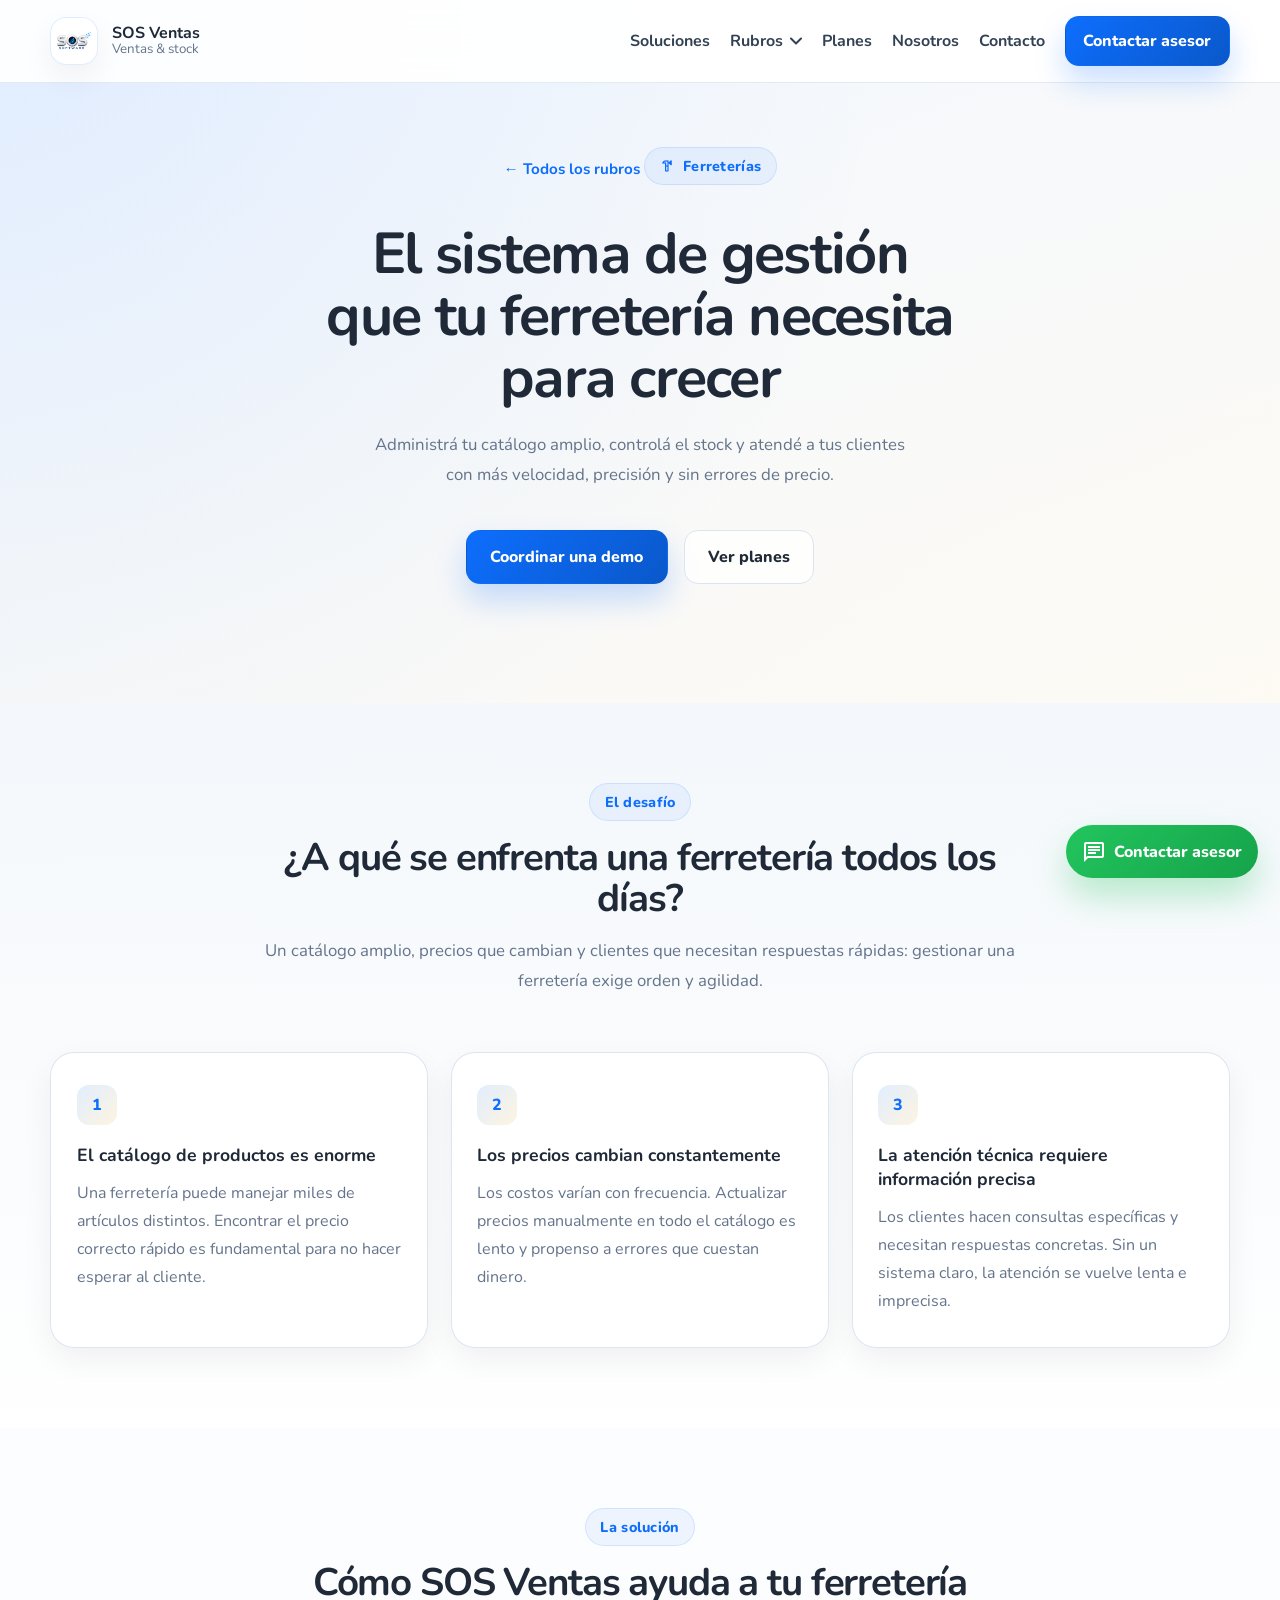
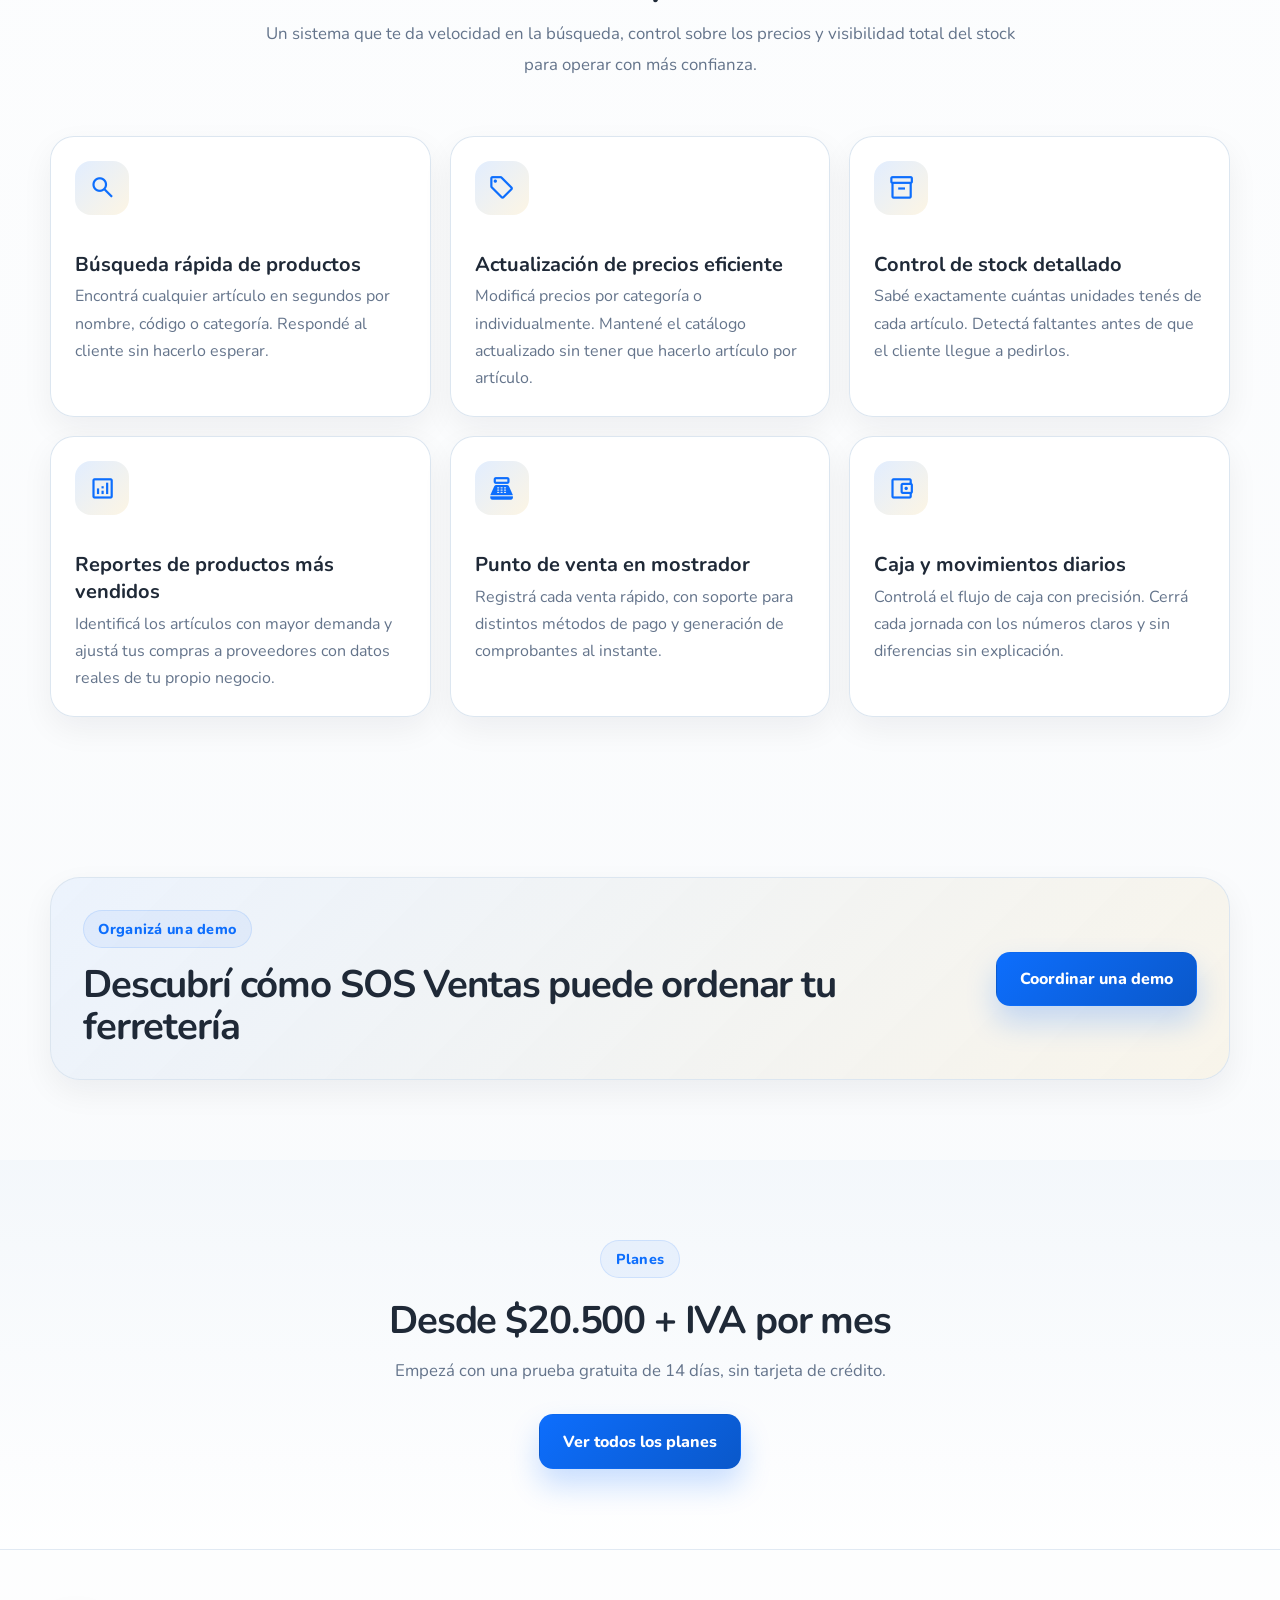
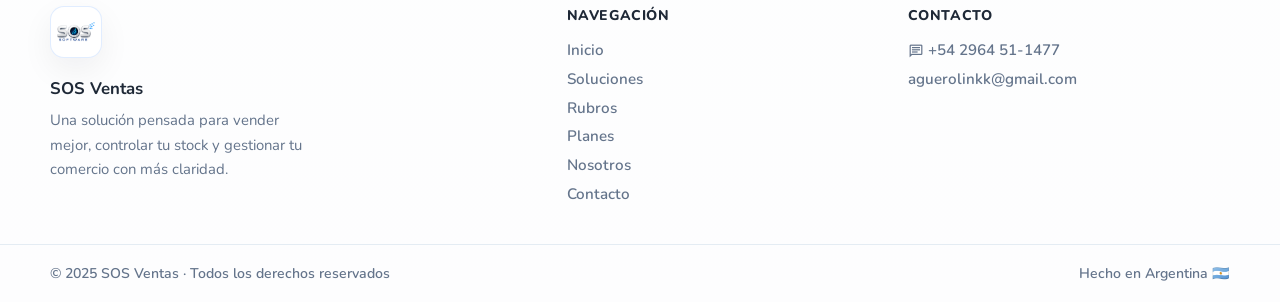
<file: rubros/ferreterias.html>
<!DOCTYPE html>
<html lang="es">
<head>
    <meta charset="UTF-8">
    <meta name="viewport" content="width=device-width, initial-scale=1.0">
    <title>SOS Ventas para Ferreterías | Sistema de gestión</title>
    <meta name="description" content="Sistema de gestión para ferreterías. Buscá productos rápido, actualizá precios y controlá tu stock con más orden y precisión.">
    <link rel="preconnect" href="https://fonts.googleapis.com">
    <link rel="preconnect" href="https://fonts.gstatic.com" crossorigin>
    <link href="https://fonts.googleapis.com/css2?family=Nunito:wght@400;600;700;800&display=swap" rel="stylesheet">
    <link rel="stylesheet" href="https://fonts.googleapis.com/css2?family=Material+Symbols+Outlined:opsz,wght,FILL,GRAD@24,600,0,0">
    <link rel="icon" type="image/png" href="../assets/img/sos_favicon.png">
    <link rel="apple-touch-icon" href="../assets/img/sos_favicon.png">
    <link rel="stylesheet" href="../assets/css/styles.css">
</head>
<body>

    <header class="site-header" id="inicio">
        <div class="container header-inner">
            <a href="../index.html" class="brand" aria-label="SOS Ventas inicio">
                <span class="brand-mark">
                    <img src="../assets/img/sos_logo.png" alt="Logo SOS Ventas" class="brand-logo">
                </span>
                <span class="brand-copy">
                    <strong>SOS Ventas</strong>
                    <small>Ventas & stock</small>
                </span>
            </a>
            <button class="menu-toggle" type="button" aria-label="Abrir menú" aria-expanded="false" data-menu-toggle>
                <span></span><span></span><span></span>
            </button>
            <nav class="main-nav" data-nav>
                <a href="../index.html#soluciones">Soluciones</a>
                <div class="nav-item has-dropdown">
                    <button class="nav-dropdown-trigger" type="button" aria-expanded="false" aria-haspopup="true" data-dropdown-trigger>
                        Rubros
                        <svg class="dropdown-caret" width="12" height="8" viewBox="0 0 12 8" fill="none" aria-hidden="true"><path d="M1 1.5L6 6.5L11 1.5" stroke="currentColor" stroke-width="2" stroke-linecap="round" stroke-linejoin="round"/></svg>
                    </button>
                    <div class="nav-dropdown" data-dropdown>
                        <a href="kioscos.html">Kioscos</a>
                        <a href="supermercados.html">Supermercados</a>
                        <a href="almacenes.html">Almacenes</a>
                        <a href="indumentaria.html">Indumentaria</a>
                        <a href="ferreterias.html">Ferreterías</a>
                        <a href="dieteticas.html">Dietéticas y minoristas</a>
                    </div>
                </div>
                <a href="../index.html#planes">Planes</a>
                <a href="../index.html#nosotros">Nosotros</a>
                <a href="../index.html#contacto">Contacto</a>
                <a class="btn btn-primary btn-sm" href="https://wa.me/542964511477?text=Hola%2C+quiero+asesoramiento+sobre+SOS+Ventas" target="_blank" rel="noreferrer">Contactar asesor</a>
            </nav>
        </div>
    </header>

    <main>

        <section class="rubro-hero">
            <div class="container">
                <a href="../index.html#rubros" class="rubro-back">← Todos los rubros</a>
                <span class="eyebrow">
                    <span class="material-symbols-outlined" aria-hidden="true" style="font-size:1rem;vertical-align:middle;">hardware</span>
                    Ferreterías
                </span>
                <h1>El sistema de gestión que tu ferretería necesita para crecer</h1>
                <p class="lead">
                    Administrá tu catálogo amplio, controlá el stock y atendé a tus clientes con más velocidad, precisión y sin errores de precio.
                </p>
                <div class="hero-actions">
                    <a class="btn btn-primary" href="https://wa.me/542964511477?text=Hola%2C+me+interesa+SOS+Ventas+para+mi+ferretera.+%C2%BFPodr%C3%ADan+darme+m%C3%A1s+informaci%C3%B3n%3F" target="_blank" rel="noreferrer">Coordinar una demo</a>
                    <a class="btn btn-secondary" href="../index.html#planes">Ver planes</a>
                </div>
            </div>
        </section>

        <section class="section section-soft">
            <div class="container">
                <div class="section-heading">
                    <span class="eyebrow">El desafío</span>
                    <h2>¿A qué se enfrenta una ferretería todos los días?</h2>
                    <p>Un catálogo amplio, precios que cambian y clientes que necesitan respuestas rápidas: gestionar una ferretería exige orden y agilidad.</p>
                </div>
                <div class="challenges-grid">
                    <article class="challenge-card">
                        <div class="challenge-number">1</div>
                        <h3>El catálogo de productos es enorme</h3>
                        <p>Una ferretería puede manejar miles de artículos distintos. Encontrar el precio correcto rápido es fundamental para no hacer esperar al cliente.</p>
                    </article>
                    <article class="challenge-card">
                        <div class="challenge-number">2</div>
                        <h3>Los precios cambian constantemente</h3>
                        <p>Los costos varían con frecuencia. Actualizar precios manualmente en todo el catálogo es lento y propenso a errores que cuestan dinero.</p>
                    </article>
                    <article class="challenge-card">
                        <div class="challenge-number">3</div>
                        <h3>La atención técnica requiere información precisa</h3>
                        <p>Los clientes hacen consultas específicas y necesitan respuestas concretas. Sin un sistema claro, la atención se vuelve lenta e imprecisa.</p>
                    </article>
                </div>
            </div>
        </section>

        <section class="section" id="soluciones">
            <div class="container">
                <div class="section-heading">
                    <span class="eyebrow">La solución</span>
                    <h2>Cómo SOS Ventas ayuda a tu ferretería</h2>
                    <p>Un sistema que te da velocidad en la búsqueda, control sobre los precios y visibilidad total del stock para operar con más confianza.</p>
                </div>
                <div class="card-grid solutions-grid">
                    <article class="feature-card">
                        <div class="icon" aria-hidden="true">
                            <span class="material-symbols-outlined">search</span>
                        </div>
                        <h3>Búsqueda rápida de productos</h3>
                        <p>Encontrá cualquier artículo en segundos por nombre, código o categoría. Respondé al cliente sin hacerlo esperar.</p>
                    </article>
                    <article class="feature-card">
                        <div class="icon" aria-hidden="true">
                            <span class="material-symbols-outlined">sell</span>
                        </div>
                        <h3>Actualización de precios eficiente</h3>
                        <p>Modificá precios por categoría o individualmente. Mantené el catálogo actualizado sin tener que hacerlo artículo por artículo.</p>
                    </article>
                    <article class="feature-card">
                        <div class="icon" aria-hidden="true">
                            <span class="material-symbols-outlined">inventory_2</span>
                        </div>
                        <h3>Control de stock detallado</h3>
                        <p>Sabé exactamente cuántas unidades tenés de cada artículo. Detectá faltantes antes de que el cliente llegue a pedirlos.</p>
                    </article>
                    <article class="feature-card">
                        <div class="icon" aria-hidden="true">
                            <span class="material-symbols-outlined">analytics</span>
                        </div>
                        <h3>Reportes de productos más vendidos</h3>
                        <p>Identificá los artículos con mayor demanda y ajustá tus compras a proveedores con datos reales de tu propio negocio.</p>
                    </article>
                    <article class="feature-card">
                        <div class="icon" aria-hidden="true">
                            <span class="material-symbols-outlined">point_of_sale</span>
                        </div>
                        <h3>Punto de venta en mostrador</h3>
                        <p>Registrá cada venta rápido, con soporte para distintos métodos de pago y generación de comprobantes al instante.</p>
                    </article>
                    <article class="feature-card">
                        <div class="icon" aria-hidden="true">
                            <span class="material-symbols-outlined">account_balance_wallet</span>
                        </div>
                        <h3>Caja y movimientos diarios</h3>
                        <p>Controlá el flujo de caja con precisión. Cerrá cada jornada con los números claros y sin diferencias sin explicación.</p>
                    </article>
                </div>
            </div>
        </section>

        <section class="section">
            <div class="container cta-panel">
                <div>
                    <span class="eyebrow">Organizá una demo</span>
                    <h2>Descubrí cómo SOS Ventas puede ordenar tu ferretería</h2>
                </div>
                <div class="cta-actions">
                    <a class="btn btn-primary" href="https://wa.me/542964511477?text=Hola%2C+me+interesa+SOS+Ventas+para+mi+ferretera.+%C2%BFPodr%C3%ADan+darme+m%C3%A1s+informaci%C3%B3n%3F" target="_blank" rel="noreferrer">Coordinar una demo</a>
                </div>
            </div>
        </section>

        <section class="section section-soft">
            <div class="container pricing-teaser">
                <span class="eyebrow">Planes</span>
                <h2>Desde $20.500 + IVA por mes</h2>
                <p>Empezá con una prueba gratuita de 14 días, sin tarjeta de crédito.</p>
                <a class="btn btn-primary" href="../index.html#planes">Ver todos los planes</a>
            </div>
        </section>

    </main>

    <footer class="site-footer">
        <div class="container footer-top">
            <div class="footer-brand">
                <div class="footer-brand-logo-wrap">
                    <img src="../assets/img/sos_logo.png" alt="Logo SOS Ventas" class="footer-logo">
                </div>
                <strong>SOS Ventas</strong>
                <p>Una solución pensada para vender mejor, controlar tu stock y gestionar tu comercio con más claridad.</p>
            </div>
            <nav class="footer-col" aria-label="Navegación del pie">
                <span class="footer-col-title">Navegación</span>
                <a href="../index.html">Inicio</a>
                <a href="../index.html#soluciones">Soluciones</a>
                <a href="../index.html#rubros">Rubros</a>
                <a href="../index.html#planes">Planes</a>
                <a href="../index.html#nosotros">Nosotros</a>
                <a href="../index.html#contacto">Contacto</a>
            </nav>
            <div class="footer-col">
                <span class="footer-col-title">Contacto</span>
                <a href="https://wa.me/542964511477?text=Hola%2C%20quiero%20asesoramiento%20sobre%20SOS%20Ventas" target="_blank" rel="noreferrer">
                    <span class="material-symbols-outlined" aria-hidden="true" style="font-size:1rem;vertical-align:middle;">chat</span>
                    +54 2964 51-1477
                </a>
                <a href="mailto:aguerolinkk@gmail.com">aguerolinkk@gmail.com</a>
            </div>
        </div>
        <div class="footer-bottom">
            <div class="container footer-bottom-inner">
                <span>© 2025 SOS Ventas · Todos los derechos reservados</span>
                <span>Hecho en Argentina 🇦🇷</span>
            </div>
        </div>
    </footer>

    <a class="floating-whatsapp" href="https://wa.me/542964511477?text=Hola%2C%20quiero%20asesoramiento%20sobre%20SOS%20Ventas" target="_blank" rel="noreferrer" aria-label="Contactar por WhatsApp">
        <span class="material-symbols-outlined" aria-hidden="true">chat</span>
        <span>Contactar asesor</span>
    </a>

    <script src="../assets/js/script.js"></script>
</body>
</html>
</file>
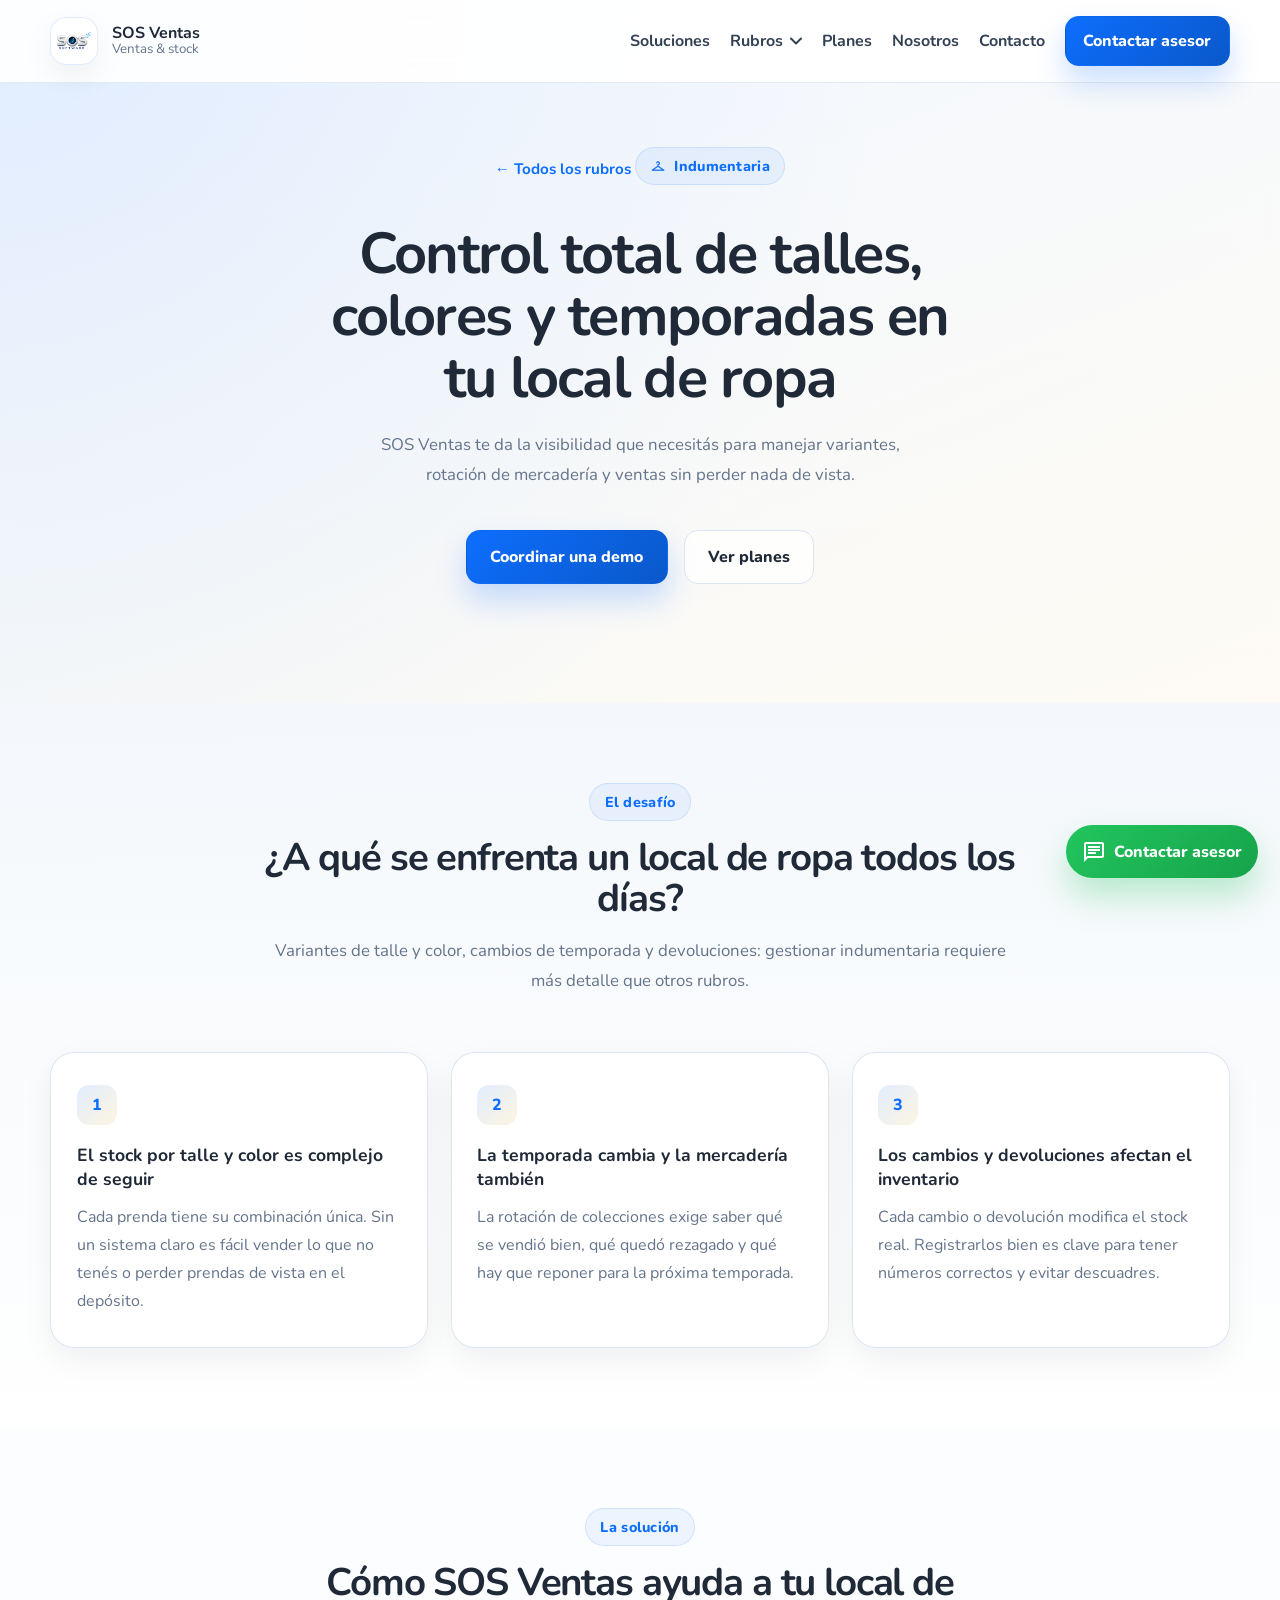
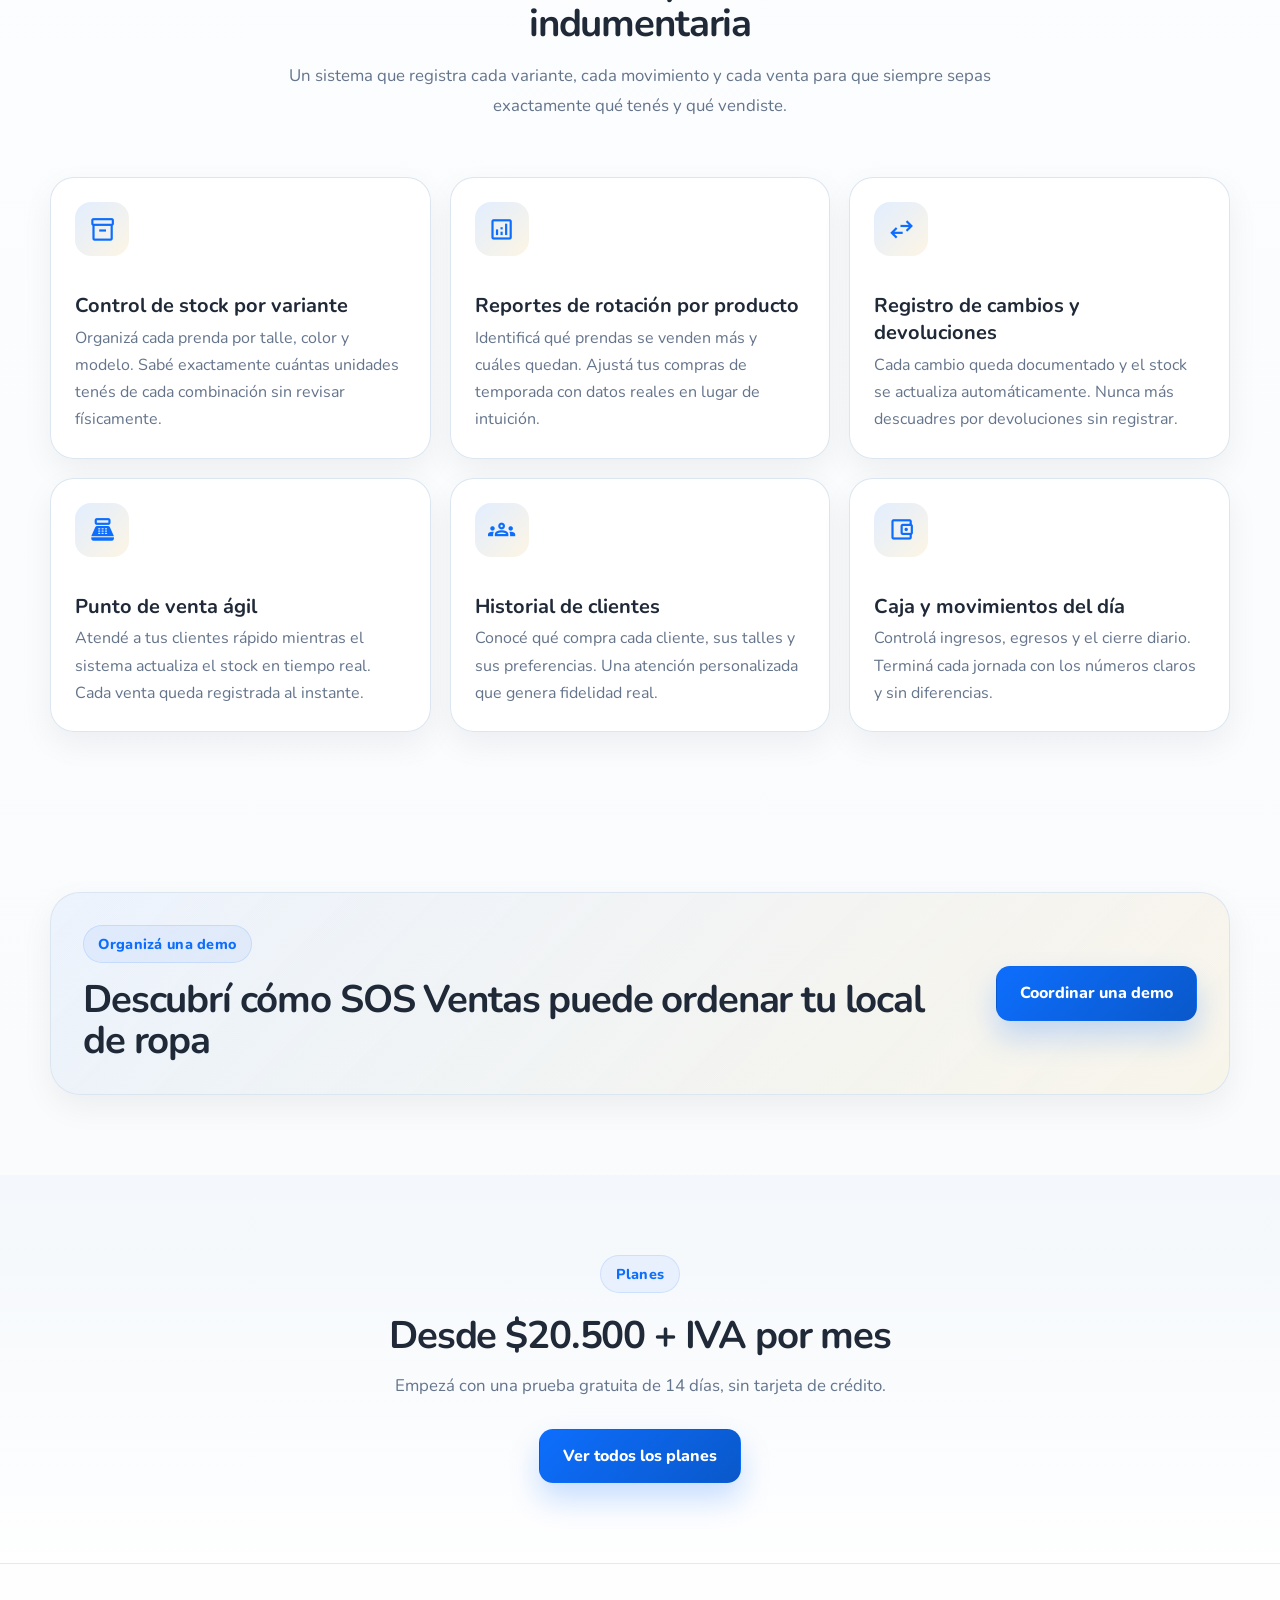
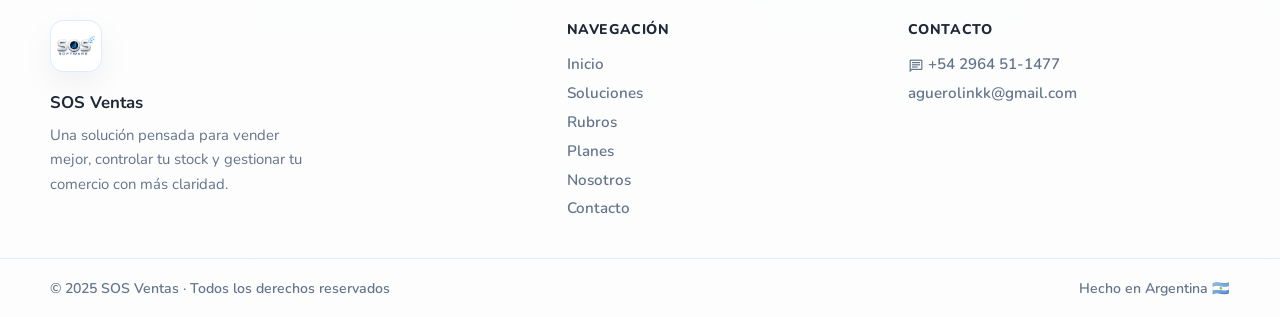
<file: rubros/indumentaria.html>
<!DOCTYPE html>
<html lang="es">
<head>
    <meta charset="UTF-8">
    <meta name="viewport" content="width=device-width, initial-scale=1.0">
    <title>SOS Ventas para Indumentaria | Sistema de gestión</title>
    <meta name="description" content="Sistema de gestión para locales de ropa. Control de talles, colores y temporadas. Vendé más y perdé menos mercadería.">
    <link rel="preconnect" href="https://fonts.googleapis.com">
    <link rel="preconnect" href="https://fonts.gstatic.com" crossorigin>
    <link href="https://fonts.googleapis.com/css2?family=Nunito:wght@400;600;700;800&display=swap" rel="stylesheet">
    <link rel="stylesheet" href="https://fonts.googleapis.com/css2?family=Material+Symbols+Outlined:opsz,wght,FILL,GRAD@24,600,0,0">
    <link rel="icon" type="image/png" href="../assets/img/sos_favicon.png">
    <link rel="apple-touch-icon" href="../assets/img/sos_favicon.png">
    <link rel="stylesheet" href="../assets/css/styles.css">
</head>
<body>

    <header class="site-header" id="inicio">
        <div class="container header-inner">
            <a href="../index.html" class="brand" aria-label="SOS Ventas inicio">
                <span class="brand-mark">
                    <img src="../assets/img/sos_logo.png" alt="Logo SOS Ventas" class="brand-logo">
                </span>
                <span class="brand-copy">
                    <strong>SOS Ventas</strong>
                    <small>Ventas & stock</small>
                </span>
            </a>
            <button class="menu-toggle" type="button" aria-label="Abrir menú" aria-expanded="false" data-menu-toggle>
                <span></span><span></span><span></span>
            </button>
            <nav class="main-nav" data-nav>
                <a href="../index.html#soluciones">Soluciones</a>
                <div class="nav-item has-dropdown">
                    <button class="nav-dropdown-trigger" type="button" aria-expanded="false" aria-haspopup="true" data-dropdown-trigger>
                        Rubros
                        <svg class="dropdown-caret" width="12" height="8" viewBox="0 0 12 8" fill="none" aria-hidden="true"><path d="M1 1.5L6 6.5L11 1.5" stroke="currentColor" stroke-width="2" stroke-linecap="round" stroke-linejoin="round"/></svg>
                    </button>
                    <div class="nav-dropdown" data-dropdown>
                        <a href="kioscos.html">Kioscos</a>
                        <a href="supermercados.html">Supermercados</a>
                        <a href="almacenes.html">Almacenes</a>
                        <a href="indumentaria.html">Indumentaria</a>
                        <a href="ferreterias.html">Ferreterías</a>
                        <a href="dieteticas.html">Dietéticas y minoristas</a>
                    </div>
                </div>
                <a href="../index.html#planes">Planes</a>
                <a href="../index.html#nosotros">Nosotros</a>
                <a href="../index.html#contacto">Contacto</a>
                <a class="btn btn-primary btn-sm" href="https://wa.me/542964511477?text=Hola%2C+quiero+asesoramiento+sobre+SOS+Ventas" target="_blank" rel="noreferrer">Contactar asesor</a>
            </nav>
        </div>
    </header>

    <main>

        <section class="rubro-hero">
            <div class="container">
                <a href="../index.html#rubros" class="rubro-back">← Todos los rubros</a>
                <span class="eyebrow">
                    <span class="material-symbols-outlined" aria-hidden="true" style="font-size:1rem;vertical-align:middle;">checkroom</span>
                    Indumentaria
                </span>
                <h1>Control total de talles, colores y temporadas en tu local de ropa</h1>
                <p class="lead">
                    SOS Ventas te da la visibilidad que necesitás para manejar variantes, rotación de mercadería y ventas sin perder nada de vista.
                </p>
                <div class="hero-actions">
                    <a class="btn btn-primary" href="https://wa.me/542964511477?text=Hola%2C+me+interesa+SOS+Ventas+para+mi+local+de+indumentaria.+%C2%BFPodr%C3%ADan+darme+m%C3%A1s+informaci%C3%B3n%3F" target="_blank" rel="noreferrer">Coordinar una demo</a>
                    <a class="btn btn-secondary" href="../index.html#planes">Ver planes</a>
                </div>
            </div>
        </section>

        <section class="section section-soft">
            <div class="container">
                <div class="section-heading">
                    <span class="eyebrow">El desafío</span>
                    <h2>¿A qué se enfrenta un local de ropa todos los días?</h2>
                    <p>Variantes de talle y color, cambios de temporada y devoluciones: gestionar indumentaria requiere más detalle que otros rubros.</p>
                </div>
                <div class="challenges-grid">
                    <article class="challenge-card">
                        <div class="challenge-number">1</div>
                        <h3>El stock por talle y color es complejo de seguir</h3>
                        <p>Cada prenda tiene su combinación única. Sin un sistema claro es fácil vender lo que no tenés o perder prendas de vista en el depósito.</p>
                    </article>
                    <article class="challenge-card">
                        <div class="challenge-number">2</div>
                        <h3>La temporada cambia y la mercadería también</h3>
                        <p>La rotación de colecciones exige saber qué se vendió bien, qué quedó rezagado y qué hay que reponer para la próxima temporada.</p>
                    </article>
                    <article class="challenge-card">
                        <div class="challenge-number">3</div>
                        <h3>Los cambios y devoluciones afectan el inventario</h3>
                        <p>Cada cambio o devolución modifica el stock real. Registrarlos bien es clave para tener números correctos y evitar descuadres.</p>
                    </article>
                </div>
            </div>
        </section>

        <section class="section" id="soluciones">
            <div class="container">
                <div class="section-heading">
                    <span class="eyebrow">La solución</span>
                    <h2>Cómo SOS Ventas ayuda a tu local de indumentaria</h2>
                    <p>Un sistema que registra cada variante, cada movimiento y cada venta para que siempre sepas exactamente qué tenés y qué vendiste.</p>
                </div>
                <div class="card-grid solutions-grid">
                    <article class="feature-card">
                        <div class="icon" aria-hidden="true">
                            <span class="material-symbols-outlined">inventory_2</span>
                        </div>
                        <h3>Control de stock por variante</h3>
                        <p>Organizá cada prenda por talle, color y modelo. Sabé exactamente cuántas unidades tenés de cada combinación sin revisar físicamente.</p>
                    </article>
                    <article class="feature-card">
                        <div class="icon" aria-hidden="true">
                            <span class="material-symbols-outlined">analytics</span>
                        </div>
                        <h3>Reportes de rotación por producto</h3>
                        <p>Identificá qué prendas se venden más y cuáles quedan. Ajustá tus compras de temporada con datos reales en lugar de intuición.</p>
                    </article>
                    <article class="feature-card">
                        <div class="icon" aria-hidden="true">
                            <span class="material-symbols-outlined">swap_horiz</span>
                        </div>
                        <h3>Registro de cambios y devoluciones</h3>
                        <p>Cada cambio queda documentado y el stock se actualiza automáticamente. Nunca más descuadres por devoluciones sin registrar.</p>
                    </article>
                    <article class="feature-card">
                        <div class="icon" aria-hidden="true">
                            <span class="material-symbols-outlined">point_of_sale</span>
                        </div>
                        <h3>Punto de venta ágil</h3>
                        <p>Atendé a tus clientes rápido mientras el sistema actualiza el stock en tiempo real. Cada venta queda registrada al instante.</p>
                    </article>
                    <article class="feature-card">
                        <div class="icon" aria-hidden="true">
                            <span class="material-symbols-outlined">groups</span>
                        </div>
                        <h3>Historial de clientes</h3>
                        <p>Conocé qué compra cada cliente, sus talles y sus preferencias. Una atención personalizada que genera fidelidad real.</p>
                    </article>
                    <article class="feature-card">
                        <div class="icon" aria-hidden="true">
                            <span class="material-symbols-outlined">account_balance_wallet</span>
                        </div>
                        <h3>Caja y movimientos del día</h3>
                        <p>Controlá ingresos, egresos y el cierre diario. Terminá cada jornada con los números claros y sin diferencias.</p>
                    </article>
                </div>
            </div>
        </section>

        <section class="section">
            <div class="container cta-panel">
                <div>
                    <span class="eyebrow">Organizá una demo</span>
                    <h2>Descubrí cómo SOS Ventas puede ordenar tu local de ropa</h2>
                </div>
                <div class="cta-actions">
                    <a class="btn btn-primary" href="https://wa.me/542964511477?text=Hola%2C+me+interesa+SOS+Ventas+para+mi+local+de+indumentaria.+%C2%BFPodr%C3%ADan+darme+m%C3%A1s+informaci%C3%B3n%3F" target="_blank" rel="noreferrer">Coordinar una demo</a>
                </div>
            </div>
        </section>

        <section class="section section-soft">
            <div class="container pricing-teaser">
                <span class="eyebrow">Planes</span>
                <h2>Desde $20.500 + IVA por mes</h2>
                <p>Empezá con una prueba gratuita de 14 días, sin tarjeta de crédito.</p>
                <a class="btn btn-primary" href="../index.html#planes">Ver todos los planes</a>
            </div>
        </section>

    </main>

    <footer class="site-footer">
        <div class="container footer-top">
            <div class="footer-brand">
                <div class="footer-brand-logo-wrap">
                    <img src="../assets/img/sos_logo.png" alt="Logo SOS Ventas" class="footer-logo">
                </div>
                <strong>SOS Ventas</strong>
                <p>Una solución pensada para vender mejor, controlar tu stock y gestionar tu comercio con más claridad.</p>
            </div>
            <nav class="footer-col" aria-label="Navegación del pie">
                <span class="footer-col-title">Navegación</span>
                <a href="../index.html">Inicio</a>
                <a href="../index.html#soluciones">Soluciones</a>
                <a href="../index.html#rubros">Rubros</a>
                <a href="../index.html#planes">Planes</a>
                <a href="../index.html#nosotros">Nosotros</a>
                <a href="../index.html#contacto">Contacto</a>
            </nav>
            <div class="footer-col">
                <span class="footer-col-title">Contacto</span>
                <a href="https://wa.me/542964511477?text=Hola%2C%20quiero%20asesoramiento%20sobre%20SOS%20Ventas" target="_blank" rel="noreferrer">
                    <span class="material-symbols-outlined" aria-hidden="true" style="font-size:1rem;vertical-align:middle;">chat</span>
                    +54 2964 51-1477
                </a>
                <a href="mailto:aguerolinkk@gmail.com">aguerolinkk@gmail.com</a>
            </div>
        </div>
        <div class="footer-bottom">
            <div class="container footer-bottom-inner">
                <span>© 2025 SOS Ventas · Todos los derechos reservados</span>
                <span>Hecho en Argentina 🇦🇷</span>
            </div>
        </div>
    </footer>

    <a class="floating-whatsapp" href="https://wa.me/542964511477?text=Hola%2C%20quiero%20asesoramiento%20sobre%20SOS%20Ventas" target="_blank" rel="noreferrer" aria-label="Contactar por WhatsApp">
        <span class="material-symbols-outlined" aria-hidden="true">chat</span>
        <span>Contactar asesor</span>
    </a>

    <script src="../assets/js/script.js"></script>
</body>
</html>
</file>
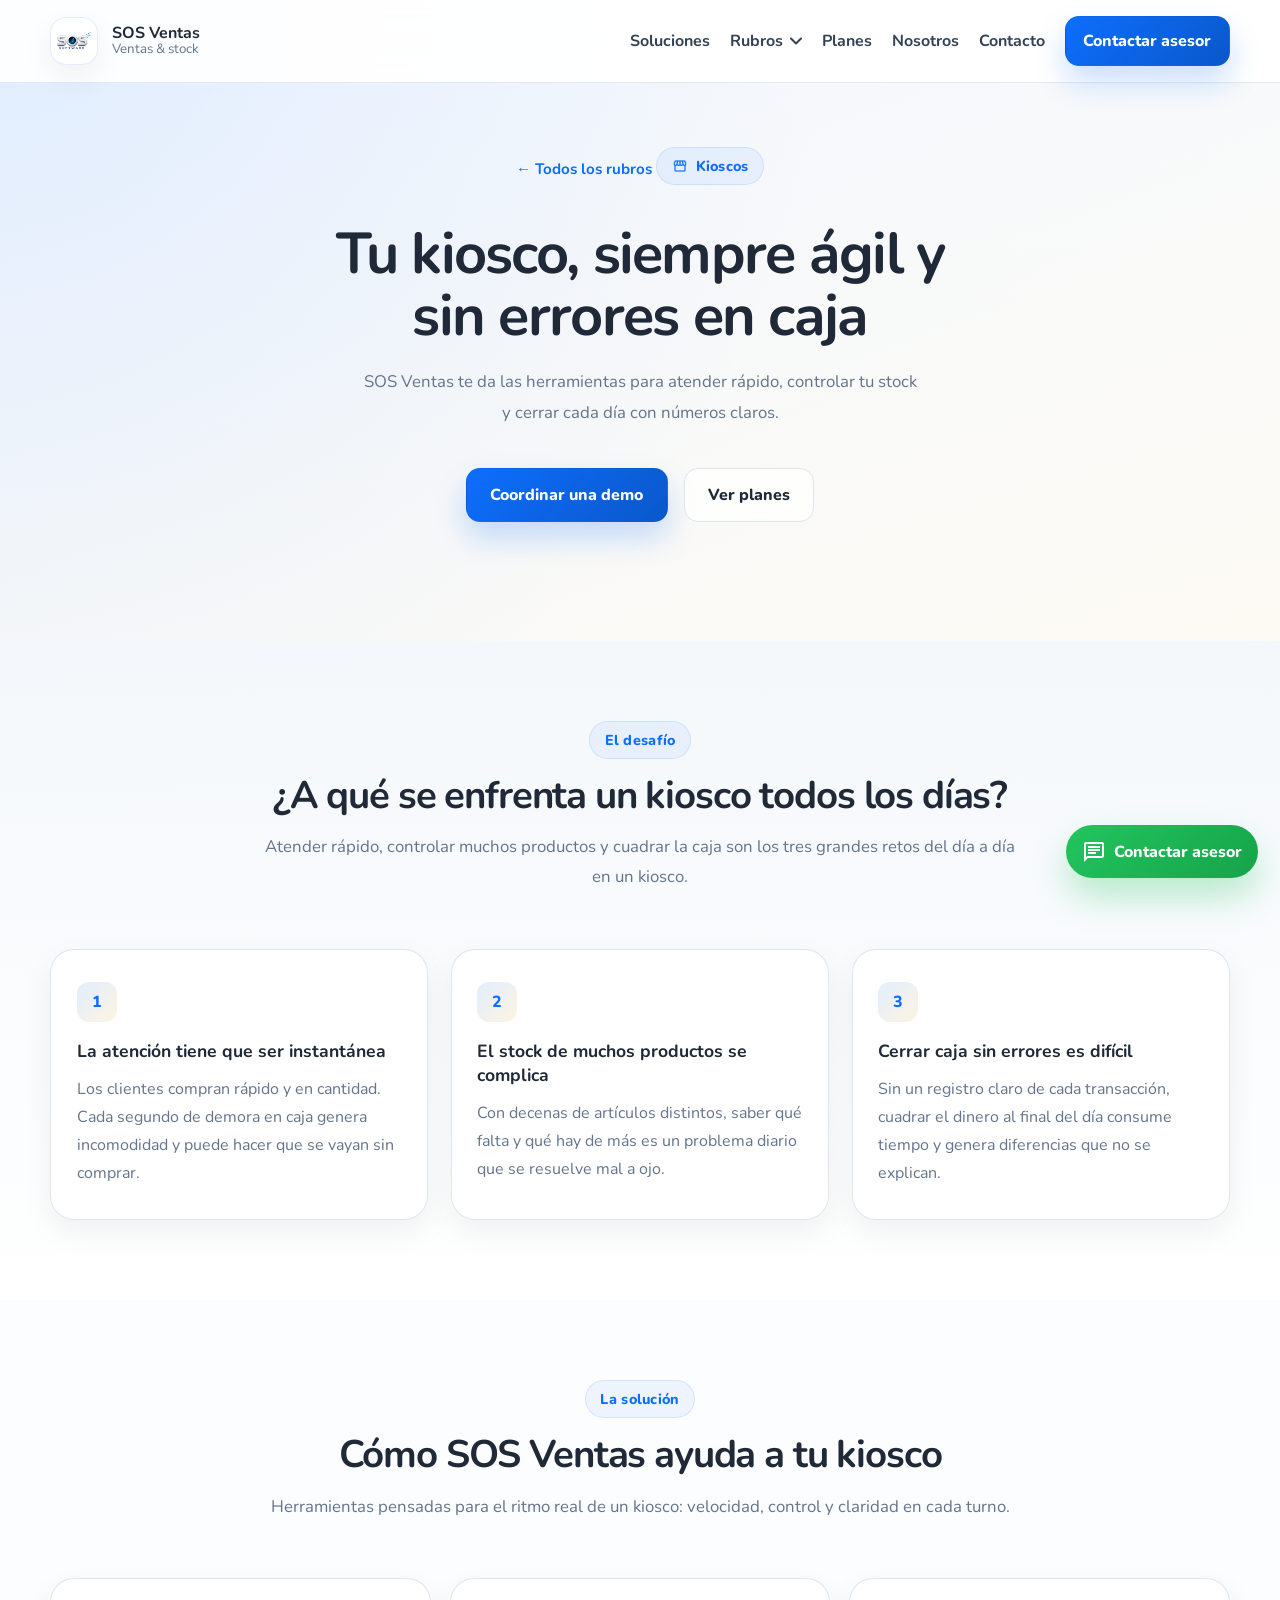
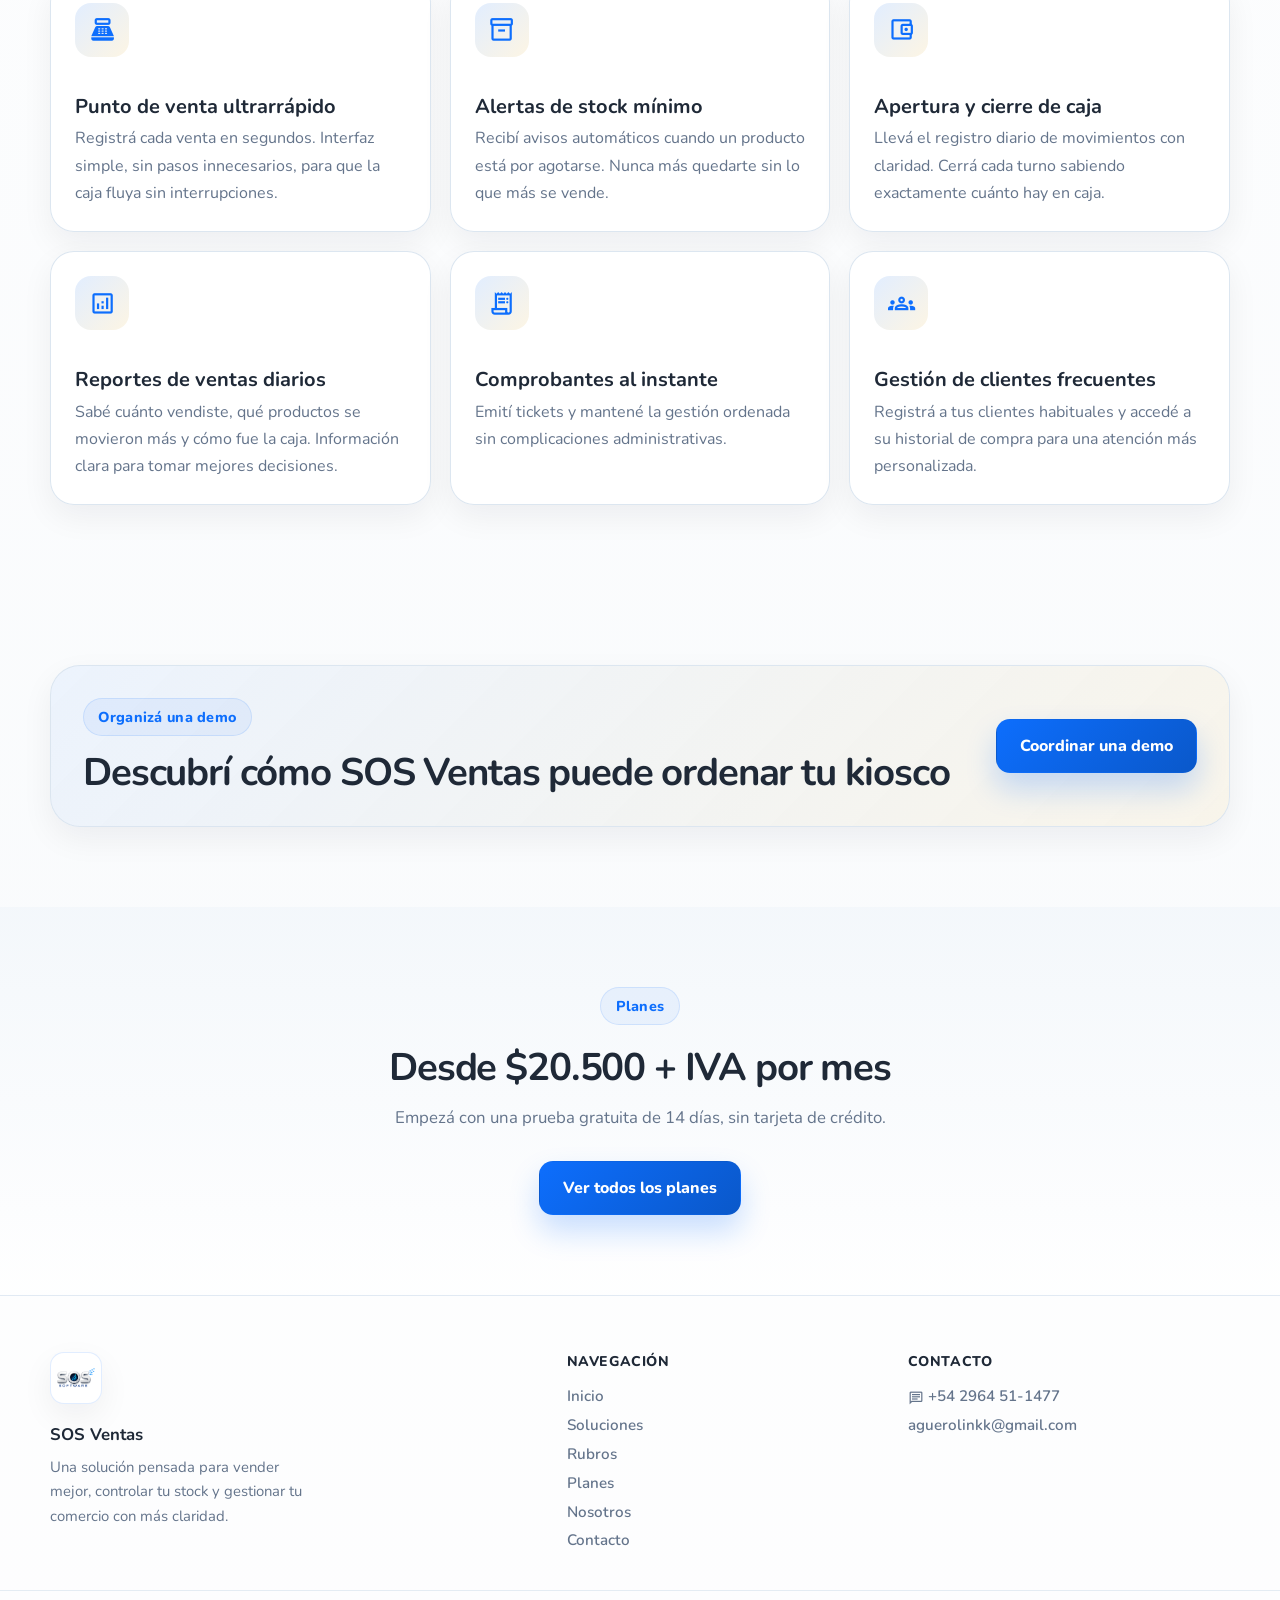
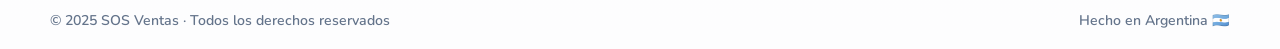
<file: rubros/kioscos.html>
<!DOCTYPE html>
<html lang="es">
<head>
    <meta charset="UTF-8">
    <meta name="viewport" content="width=device-width, initial-scale=1.0">
    <title>SOS Ventas para Kioscos | Sistema de gestión</title>
    <meta name="description" content="Sistema de ventas y stock diseñado para kioscos. Atendé más rápido, controlá tu mercadería y cerrá caja sin errores.">
    <link rel="preconnect" href="https://fonts.googleapis.com">
    <link rel="preconnect" href="https://fonts.gstatic.com" crossorigin>
    <link href="https://fonts.googleapis.com/css2?family=Nunito:wght@400;600;700;800&display=swap" rel="stylesheet">
    <link rel="stylesheet" href="https://fonts.googleapis.com/css2?family=Material+Symbols+Outlined:opsz,wght,FILL,GRAD@24,600,0,0">
    <link rel="icon" type="image/png" href="../assets/img/sos_favicon.png">
    <link rel="apple-touch-icon" href="../assets/img/sos_favicon.png">
    <link rel="stylesheet" href="../assets/css/styles.css">
</head>
<body>

    <header class="site-header" id="inicio">
        <div class="container header-inner">
            <a href="../index.html" class="brand" aria-label="SOS Ventas inicio">
                <span class="brand-mark">
                    <img src="../assets/img/sos_logo.png" alt="Logo SOS Ventas" class="brand-logo">
                </span>
                <span class="brand-copy">
                    <strong>SOS Ventas</strong>
                    <small>Ventas & stock</small>
                </span>
            </a>

            <button class="menu-toggle" type="button" aria-label="Abrir menú" aria-expanded="false" data-menu-toggle>
                <span></span>
                <span></span>
                <span></span>
            </button>

            <nav class="main-nav" data-nav>
                <a href="../index.html#soluciones">Soluciones</a>
                <div class="nav-item has-dropdown">
                    <button class="nav-dropdown-trigger" type="button" aria-expanded="false" aria-haspopup="true" data-dropdown-trigger>
                        Rubros
                        <svg class="dropdown-caret" width="12" height="8" viewBox="0 0 12 8" fill="none" aria-hidden="true"><path d="M1 1.5L6 6.5L11 1.5" stroke="currentColor" stroke-width="2" stroke-linecap="round" stroke-linejoin="round"/></svg>
                    </button>
                    <div class="nav-dropdown" data-dropdown>
                        <a href="kioscos.html">Kioscos</a>
                        <a href="supermercados.html">Supermercados</a>
                        <a href="almacenes.html">Almacenes</a>
                        <a href="indumentaria.html">Indumentaria</a>
                        <a href="ferreterias.html">Ferreterías</a>
                        <a href="dieteticas.html">Dietéticas y minoristas</a>
                    </div>
                </div>
                <a href="../index.html#planes">Planes</a>
                <a href="../index.html#nosotros">Nosotros</a>
                <a href="../index.html#contacto">Contacto</a>
                <a class="btn btn-primary btn-sm" href="https://wa.me/542964511477?text=Hola%2C+quiero+asesoramiento+sobre+SOS+Ventas" target="_blank" rel="noreferrer">Contactar asesor</a>
            </nav>
        </div>
    </header>

    <main>

        <section class="rubro-hero">
            <div class="container">
                <a href="../index.html#rubros" class="rubro-back">← Todos los rubros</a>
                <span class="eyebrow">
                    <span class="material-symbols-outlined" aria-hidden="true" style="font-size:1rem;vertical-align:middle;">storefront</span>
                    Kioscos
                </span>
                <h1>Tu kiosco, siempre ágil y sin errores en caja</h1>
                <p class="lead">
                    SOS Ventas te da las herramientas para atender rápido, controlar tu stock y cerrar cada día con números claros.
                </p>
                <div class="hero-actions">
                    <a class="btn btn-primary" href="https://wa.me/542964511477?text=Hola%2C+me+interesa+SOS+Ventas+para+mi+kiosco.+%C2%BFPodr%C3%ADan+darme+m%C3%A1s+informaci%C3%B3n%3F" target="_blank" rel="noreferrer">Coordinar una demo</a>
                    <a class="btn btn-secondary" href="../index.html#planes">Ver planes</a>
                </div>
            </div>
        </section>

        <section class="section section-soft">
            <div class="container">
                <div class="section-heading">
                    <span class="eyebrow">El desafío</span>
                    <h2>¿A qué se enfrenta un kiosco todos los días?</h2>
                    <p>Atender rápido, controlar muchos productos y cuadrar la caja son los tres grandes retos del día a día en un kiosco.</p>
                </div>
                <div class="challenges-grid">
                    <article class="challenge-card">
                        <div class="challenge-number">1</div>
                        <h3>La atención tiene que ser instantánea</h3>
                        <p>Los clientes compran rápido y en cantidad. Cada segundo de demora en caja genera incomodidad y puede hacer que se vayan sin comprar.</p>
                    </article>
                    <article class="challenge-card">
                        <div class="challenge-number">2</div>
                        <h3>El stock de muchos productos se complica</h3>
                        <p>Con decenas de artículos distintos, saber qué falta y qué hay de más es un problema diario que se resuelve mal a ojo.</p>
                    </article>
                    <article class="challenge-card">
                        <div class="challenge-number">3</div>
                        <h3>Cerrar caja sin errores es difícil</h3>
                        <p>Sin un registro claro de cada transacción, cuadrar el dinero al final del día consume tiempo y genera diferencias que no se explican.</p>
                    </article>
                </div>
            </div>
        </section>

        <section class="section" id="soluciones">
            <div class="container">
                <div class="section-heading">
                    <span class="eyebrow">La solución</span>
                    <h2>Cómo SOS Ventas ayuda a tu kiosco</h2>
                    <p>Herramientas pensadas para el ritmo real de un kiosco: velocidad, control y claridad en cada turno.</p>
                </div>
                <div class="card-grid solutions-grid">
                    <article class="feature-card">
                        <div class="icon" aria-hidden="true">
                            <span class="material-symbols-outlined">point_of_sale</span>
                        </div>
                        <h3>Punto de venta ultrarrápido</h3>
                        <p>Registrá cada venta en segundos. Interfaz simple, sin pasos innecesarios, para que la caja fluya sin interrupciones.</p>
                    </article>
                    <article class="feature-card">
                        <div class="icon" aria-hidden="true">
                            <span class="material-symbols-outlined">inventory_2</span>
                        </div>
                        <h3>Alertas de stock mínimo</h3>
                        <p>Recibí avisos automáticos cuando un producto está por agotarse. Nunca más quedarte sin lo que más se vende.</p>
                    </article>
                    <article class="feature-card">
                        <div class="icon" aria-hidden="true">
                            <span class="material-symbols-outlined">account_balance_wallet</span>
                        </div>
                        <h3>Apertura y cierre de caja</h3>
                        <p>Llevá el registro diario de movimientos con claridad. Cerrá cada turno sabiendo exactamente cuánto hay en caja.</p>
                    </article>
                    <article class="feature-card">
                        <div class="icon" aria-hidden="true">
                            <span class="material-symbols-outlined">analytics</span>
                        </div>
                        <h3>Reportes de ventas diarios</h3>
                        <p>Sabé cuánto vendiste, qué productos se movieron más y cómo fue la caja. Información clara para tomar mejores decisiones.</p>
                    </article>
                    <article class="feature-card">
                        <div class="icon" aria-hidden="true">
                            <span class="material-symbols-outlined">receipt_long</span>
                        </div>
                        <h3>Comprobantes al instante</h3>
                        <p>Emití tickets y mantené la gestión ordenada sin complicaciones administrativas.</p>
                    </article>
                    <article class="feature-card">
                        <div class="icon" aria-hidden="true">
                            <span class="material-symbols-outlined">groups</span>
                        </div>
                        <h3>Gestión de clientes frecuentes</h3>
                        <p>Registrá a tus clientes habituales y accedé a su historial de compra para una atención más personalizada.</p>
                    </article>
                </div>
            </div>
        </section>

        <section class="section">
            <div class="container cta-panel">
                <div>
                    <span class="eyebrow">Organizá una demo</span>
                    <h2>Descubrí cómo SOS Ventas puede ordenar tu kiosco</h2>
                </div>
                <div class="cta-actions">
                    <a class="btn btn-primary" href="https://wa.me/542964511477?text=Hola%2C+me+interesa+SOS+Ventas+para+mi+kiosco.+%C2%BFPodr%C3%ADan+darme+m%C3%A1s+informaci%C3%B3n%3F" target="_blank" rel="noreferrer">Coordinar una demo</a>
                </div>
            </div>
        </section>

        <section class="section section-soft">
            <div class="container pricing-teaser">
                <span class="eyebrow">Planes</span>
                <h2>Desde $20.500 + IVA por mes</h2>
                <p>Empezá con una prueba gratuita de 14 días, sin tarjeta de crédito.</p>
                <a class="btn btn-primary" href="../index.html#planes">Ver todos los planes</a>
            </div>
        </section>

    </main>

    <footer class="site-footer">
        <div class="container footer-top">
            <div class="footer-brand">
                <div class="footer-brand-logo-wrap">
                    <img src="../assets/img/sos_logo.png" alt="Logo SOS Ventas" class="footer-logo">
                </div>
                <strong>SOS Ventas</strong>
                <p>Una solución pensada para vender mejor, controlar tu stock y gestionar tu comercio con más claridad.</p>
            </div>
            <nav class="footer-col" aria-label="Navegación del pie">
                <span class="footer-col-title">Navegación</span>
                <a href="../index.html">Inicio</a>
                <a href="../index.html#soluciones">Soluciones</a>
                <a href="../index.html#rubros">Rubros</a>
                <a href="../index.html#planes">Planes</a>
                <a href="../index.html#nosotros">Nosotros</a>
                <a href="../index.html#contacto">Contacto</a>
            </nav>
            <div class="footer-col">
                <span class="footer-col-title">Contacto</span>
                <a href="https://wa.me/542964511477?text=Hola%2C%20quiero%20asesoramiento%20sobre%20SOS%20Ventas" target="_blank" rel="noreferrer">
                    <span class="material-symbols-outlined" aria-hidden="true" style="font-size:1rem;vertical-align:middle;">chat</span>
                    +54 2964 51-1477
                </a>
                <a href="mailto:aguerolinkk@gmail.com">aguerolinkk@gmail.com</a>
            </div>
        </div>
        <div class="footer-bottom">
            <div class="container footer-bottom-inner">
                <span>© 2025 SOS Ventas · Todos los derechos reservados</span>
                <span>Hecho en Argentina 🇦🇷</span>
            </div>
        </div>
    </footer>

    <a class="floating-whatsapp" href="https://wa.me/542964511477?text=Hola%2C%20quiero%20asesoramiento%20sobre%20SOS%20Ventas" target="_blank" rel="noreferrer" aria-label="Contactar por WhatsApp">
        <span class="material-symbols-outlined" aria-hidden="true">chat</span>
        <span>Contactar asesor</span>
    </a>

    <script src="../assets/js/script.js"></script>
</body>
</html>
</file>
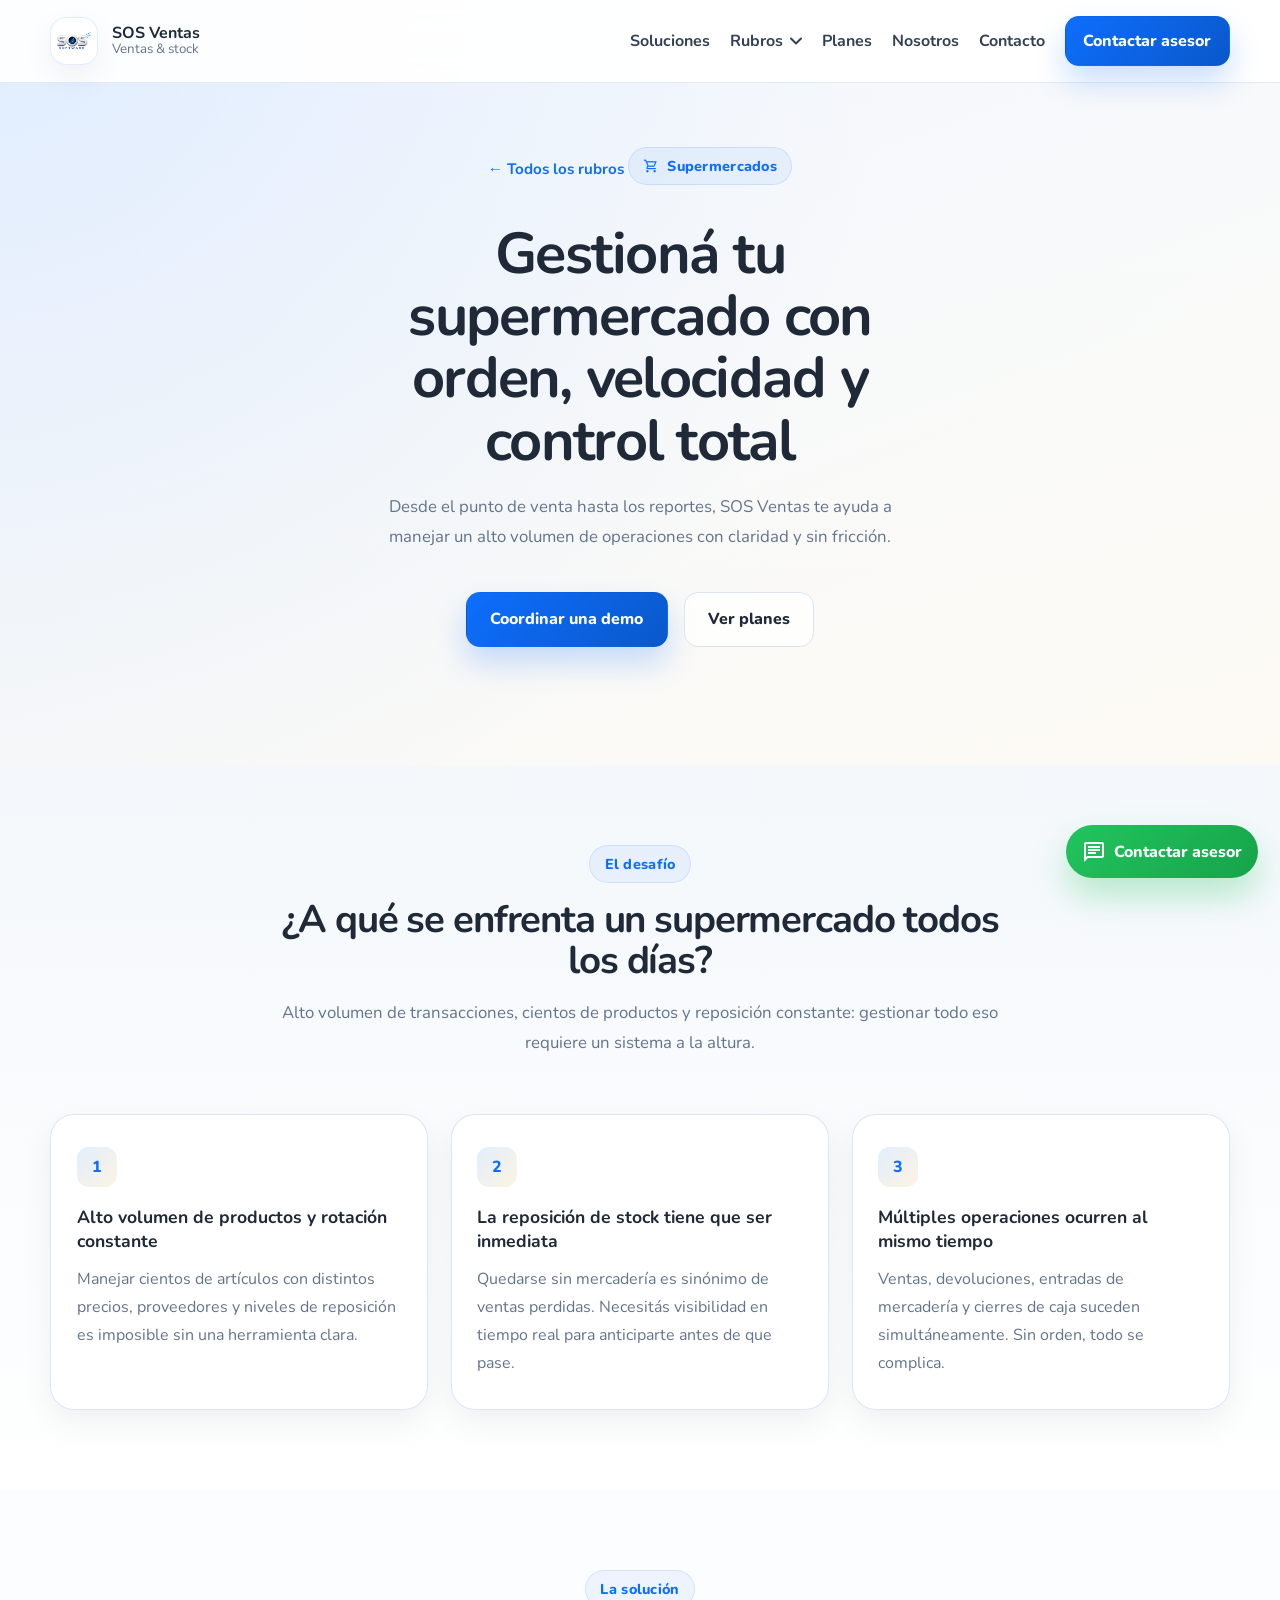
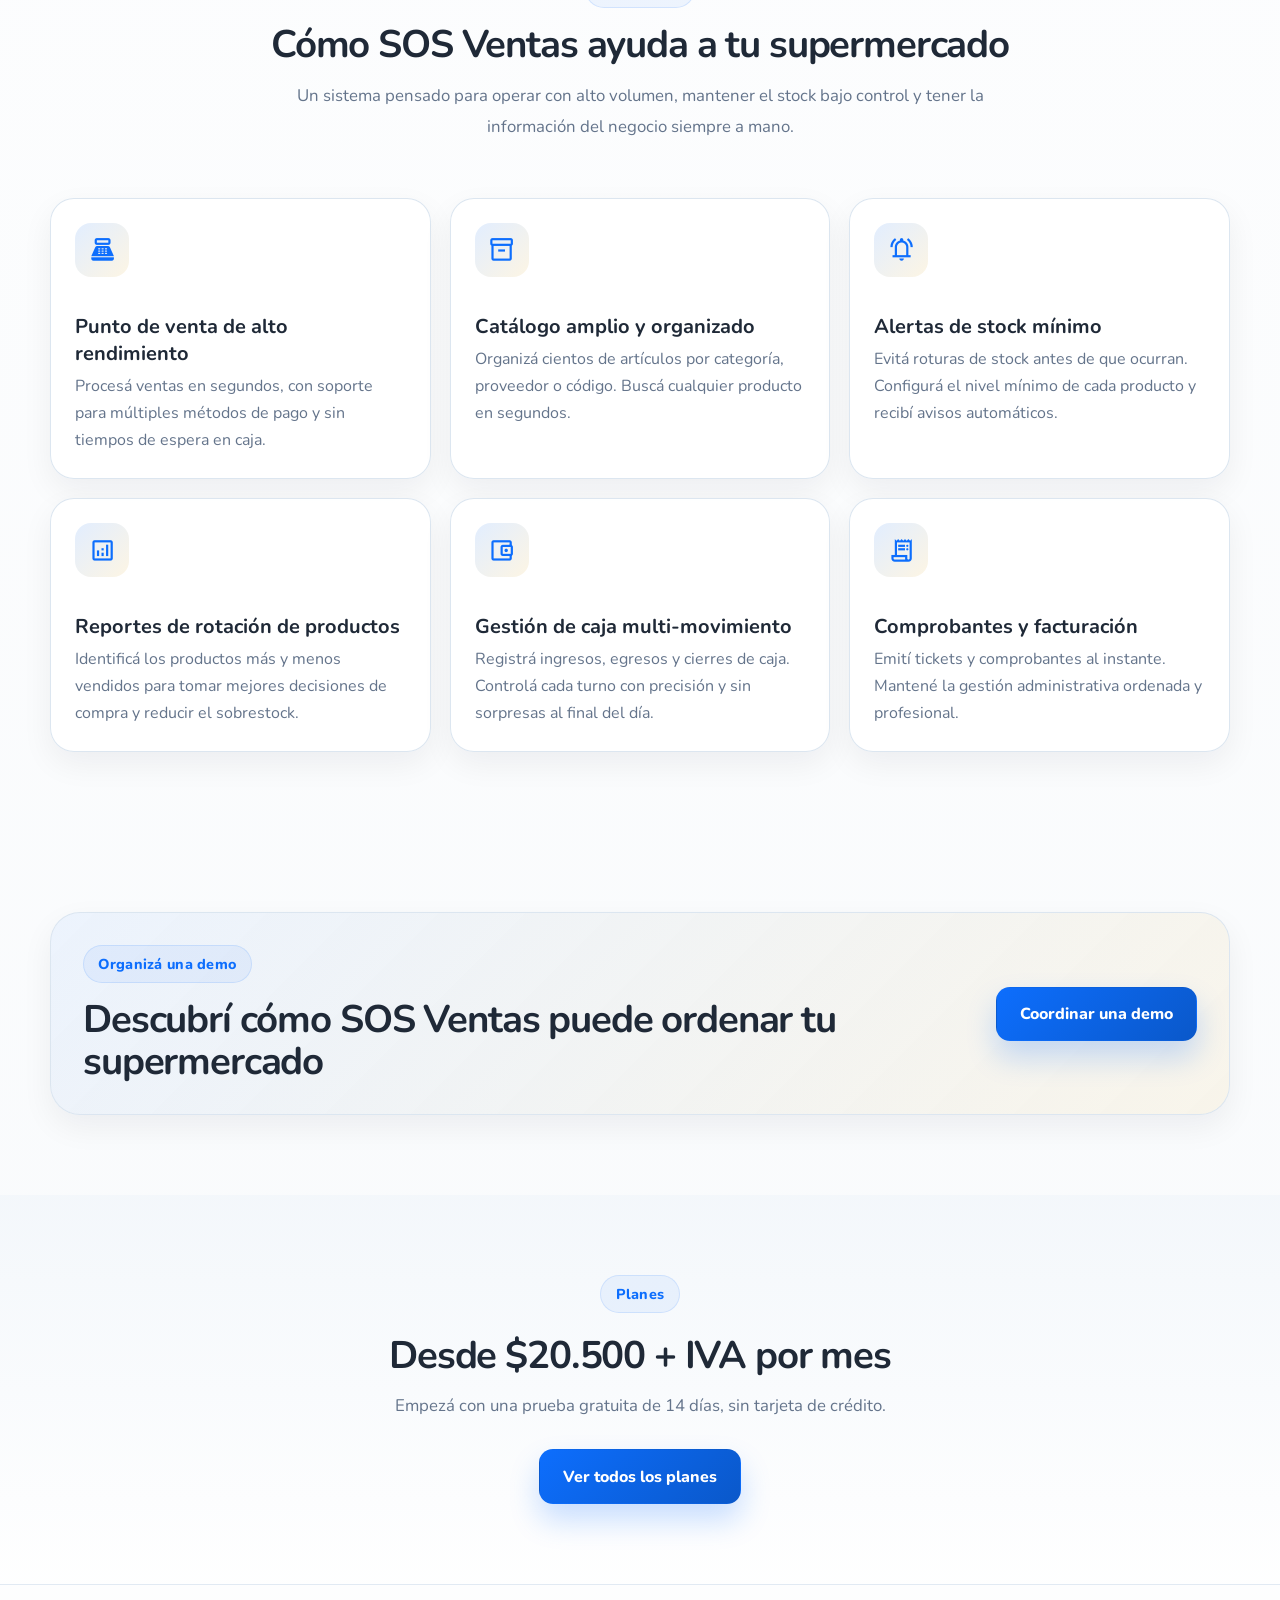
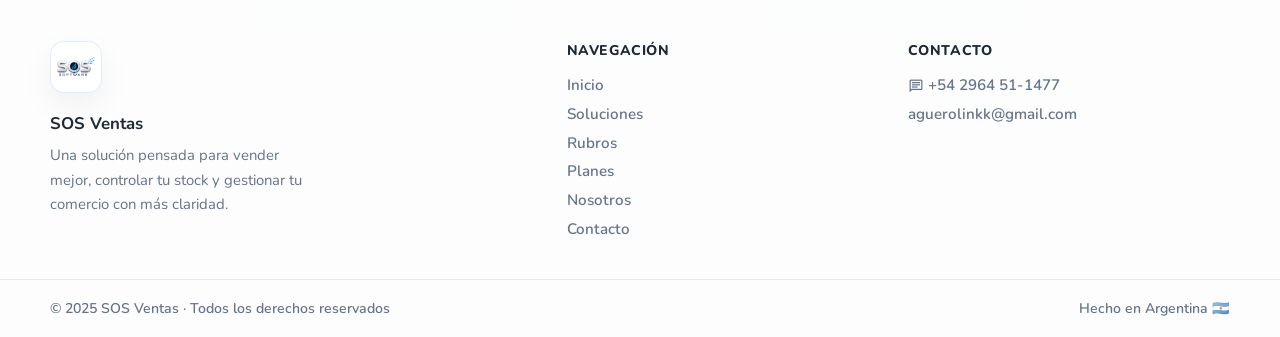
<file: rubros/supermercados.html>
<!DOCTYPE html>
<html lang="es">
<head>
    <meta charset="UTF-8">
    <meta name="viewport" content="width=device-width, initial-scale=1.0">
    <title>SOS Ventas para Supermercados | Sistema de gestión</title>
    <meta name="description" content="Sistema de ventas y stock para supermercados. Alto volumen, reposición automática y reportes claros para operar con más orden.">
    <link rel="preconnect" href="https://fonts.googleapis.com">
    <link rel="preconnect" href="https://fonts.gstatic.com" crossorigin>
    <link href="https://fonts.googleapis.com/css2?family=Nunito:wght@400;600;700;800&display=swap" rel="stylesheet">
    <link rel="stylesheet" href="https://fonts.googleapis.com/css2?family=Material+Symbols+Outlined:opsz,wght,FILL,GRAD@24,600,0,0">
    <link rel="icon" type="image/png" href="../assets/img/sos_favicon.png">
    <link rel="apple-touch-icon" href="../assets/img/sos_favicon.png">
    <link rel="stylesheet" href="../assets/css/styles.css">
</head>
<body>

    <header class="site-header" id="inicio">
        <div class="container header-inner">
            <a href="../index.html" class="brand" aria-label="SOS Ventas inicio">
                <span class="brand-mark">
                    <img src="../assets/img/sos_logo.png" alt="Logo SOS Ventas" class="brand-logo">
                </span>
                <span class="brand-copy">
                    <strong>SOS Ventas</strong>
                    <small>Ventas & stock</small>
                </span>
            </a>
            <button class="menu-toggle" type="button" aria-label="Abrir menú" aria-expanded="false" data-menu-toggle>
                <span></span><span></span><span></span>
            </button>
            <nav class="main-nav" data-nav>
                <a href="../index.html#soluciones">Soluciones</a>
                <div class="nav-item has-dropdown">
                    <button class="nav-dropdown-trigger" type="button" aria-expanded="false" aria-haspopup="true" data-dropdown-trigger>
                        Rubros
                        <svg class="dropdown-caret" width="12" height="8" viewBox="0 0 12 8" fill="none" aria-hidden="true"><path d="M1 1.5L6 6.5L11 1.5" stroke="currentColor" stroke-width="2" stroke-linecap="round" stroke-linejoin="round"/></svg>
                    </button>
                    <div class="nav-dropdown" data-dropdown>
                        <a href="kioscos.html">Kioscos</a>
                        <a href="supermercados.html">Supermercados</a>
                        <a href="almacenes.html">Almacenes</a>
                        <a href="indumentaria.html">Indumentaria</a>
                        <a href="ferreterias.html">Ferreterías</a>
                        <a href="dieteticas.html">Dietéticas y minoristas</a>
                    </div>
                </div>
                <a href="../index.html#planes">Planes</a>
                <a href="../index.html#nosotros">Nosotros</a>
                <a href="../index.html#contacto">Contacto</a>
                <a class="btn btn-primary btn-sm" href="https://wa.me/542964511477?text=Hola%2C+quiero+asesoramiento+sobre+SOS+Ventas" target="_blank" rel="noreferrer">Contactar asesor</a>
            </nav>
        </div>
    </header>

    <main>

        <section class="rubro-hero">
            <div class="container">
                <a href="../index.html#rubros" class="rubro-back">← Todos los rubros</a>
                <span class="eyebrow">
                    <span class="material-symbols-outlined" aria-hidden="true" style="font-size:1rem;vertical-align:middle;">local_grocery_store</span>
                    Supermercados
                </span>
                <h1>Gestioná tu supermercado con orden, velocidad y control total</h1>
                <p class="lead">
                    Desde el punto de venta hasta los reportes, SOS Ventas te ayuda a manejar un alto volumen de operaciones con claridad y sin fricción.
                </p>
                <div class="hero-actions">
                    <a class="btn btn-primary" href="https://wa.me/542964511477?text=Hola%2C+me+interesa+SOS+Ventas+para+mi+supermercado.+%C2%BFPodr%C3%ADan+darme+m%C3%A1s+informaci%C3%B3n%3F" target="_blank" rel="noreferrer">Coordinar una demo</a>
                    <a class="btn btn-secondary" href="../index.html#planes">Ver planes</a>
                </div>
            </div>
        </section>

        <section class="section section-soft">
            <div class="container">
                <div class="section-heading">
                    <span class="eyebrow">El desafío</span>
                    <h2>¿A qué se enfrenta un supermercado todos los días?</h2>
                    <p>Alto volumen de transacciones, cientos de productos y reposición constante: gestionar todo eso requiere un sistema a la altura.</p>
                </div>
                <div class="challenges-grid">
                    <article class="challenge-card">
                        <div class="challenge-number">1</div>
                        <h3>Alto volumen de productos y rotación constante</h3>
                        <p>Manejar cientos de artículos con distintos precios, proveedores y niveles de reposición es imposible sin una herramienta clara.</p>
                    </article>
                    <article class="challenge-card">
                        <div class="challenge-number">2</div>
                        <h3>La reposición de stock tiene que ser inmediata</h3>
                        <p>Quedarse sin mercadería es sinónimo de ventas perdidas. Necesitás visibilidad en tiempo real para anticiparte antes de que pase.</p>
                    </article>
                    <article class="challenge-card">
                        <div class="challenge-number">3</div>
                        <h3>Múltiples operaciones ocurren al mismo tiempo</h3>
                        <p>Ventas, devoluciones, entradas de mercadería y cierres de caja suceden simultáneamente. Sin orden, todo se complica.</p>
                    </article>
                </div>
            </div>
        </section>

        <section class="section" id="soluciones">
            <div class="container">
                <div class="section-heading">
                    <span class="eyebrow">La solución</span>
                    <h2>Cómo SOS Ventas ayuda a tu supermercado</h2>
                    <p>Un sistema pensado para operar con alto volumen, mantener el stock bajo control y tener la información del negocio siempre a mano.</p>
                </div>
                <div class="card-grid solutions-grid">
                    <article class="feature-card">
                        <div class="icon" aria-hidden="true">
                            <span class="material-symbols-outlined">point_of_sale</span>
                        </div>
                        <h3>Punto de venta de alto rendimiento</h3>
                        <p>Procesá ventas en segundos, con soporte para múltiples métodos de pago y sin tiempos de espera en caja.</p>
                    </article>
                    <article class="feature-card">
                        <div class="icon" aria-hidden="true">
                            <span class="material-symbols-outlined">inventory_2</span>
                        </div>
                        <h3>Catálogo amplio y organizado</h3>
                        <p>Organizá cientos de artículos por categoría, proveedor o código. Buscá cualquier producto en segundos.</p>
                    </article>
                    <article class="feature-card">
                        <div class="icon" aria-hidden="true">
                            <span class="material-symbols-outlined">notifications_active</span>
                        </div>
                        <h3>Alertas de stock mínimo</h3>
                        <p>Evitá roturas de stock antes de que ocurran. Configurá el nivel mínimo de cada producto y recibí avisos automáticos.</p>
                    </article>
                    <article class="feature-card">
                        <div class="icon" aria-hidden="true">
                            <span class="material-symbols-outlined">analytics</span>
                        </div>
                        <h3>Reportes de rotación de productos</h3>
                        <p>Identificá los productos más y menos vendidos para tomar mejores decisiones de compra y reducir el sobrestock.</p>
                    </article>
                    <article class="feature-card">
                        <div class="icon" aria-hidden="true">
                            <span class="material-symbols-outlined">account_balance_wallet</span>
                        </div>
                        <h3>Gestión de caja multi-movimiento</h3>
                        <p>Registrá ingresos, egresos y cierres de caja. Controlá cada turno con precisión y sin sorpresas al final del día.</p>
                    </article>
                    <article class="feature-card">
                        <div class="icon" aria-hidden="true">
                            <span class="material-symbols-outlined">receipt_long</span>
                        </div>
                        <h3>Comprobantes y facturación</h3>
                        <p>Emití tickets y comprobantes al instante. Mantené la gestión administrativa ordenada y profesional.</p>
                    </article>
                </div>
            </div>
        </section>

        <section class="section">
            <div class="container cta-panel">
                <div>
                    <span class="eyebrow">Organizá una demo</span>
                    <h2>Descubrí cómo SOS Ventas puede ordenar tu supermercado</h2>
                </div>
                <div class="cta-actions">
                    <a class="btn btn-primary" href="https://wa.me/542964511477?text=Hola%2C+me+interesa+SOS+Ventas+para+mi+supermercado.+%C2%BFPodr%C3%ADan+darme+m%C3%A1s+informaci%C3%B3n%3F" target="_blank" rel="noreferrer">Coordinar una demo</a>
                </div>
            </div>
        </section>

        <section class="section section-soft">
            <div class="container pricing-teaser">
                <span class="eyebrow">Planes</span>
                <h2>Desde $20.500 + IVA por mes</h2>
                <p>Empezá con una prueba gratuita de 14 días, sin tarjeta de crédito.</p>
                <a class="btn btn-primary" href="../index.html#planes">Ver todos los planes</a>
            </div>
        </section>

    </main>

    <footer class="site-footer">
        <div class="container footer-top">
            <div class="footer-brand">
                <div class="footer-brand-logo-wrap">
                    <img src="../assets/img/sos_logo.png" alt="Logo SOS Ventas" class="footer-logo">
                </div>
                <strong>SOS Ventas</strong>
                <p>Una solución pensada para vender mejor, controlar tu stock y gestionar tu comercio con más claridad.</p>
            </div>
            <nav class="footer-col" aria-label="Navegación del pie">
                <span class="footer-col-title">Navegación</span>
                <a href="../index.html">Inicio</a>
                <a href="../index.html#soluciones">Soluciones</a>
                <a href="../index.html#rubros">Rubros</a>
                <a href="../index.html#planes">Planes</a>
                <a href="../index.html#nosotros">Nosotros</a>
                <a href="../index.html#contacto">Contacto</a>
            </nav>
            <div class="footer-col">
                <span class="footer-col-title">Contacto</span>
                <a href="https://wa.me/542964511477?text=Hola%2C%20quiero%20asesoramiento%20sobre%20SOS%20Ventas" target="_blank" rel="noreferrer">
                    <span class="material-symbols-outlined" aria-hidden="true" style="font-size:1rem;vertical-align:middle;">chat</span>
                    +54 2964 51-1477
                </a>
                <a href="mailto:aguerolinkk@gmail.com">aguerolinkk@gmail.com</a>
            </div>
        </div>
        <div class="footer-bottom">
            <div class="container footer-bottom-inner">
                <span>© 2025 SOS Ventas · Todos los derechos reservados</span>
                <span>Hecho en Argentina 🇦🇷</span>
            </div>
        </div>
    </footer>

    <a class="floating-whatsapp" href="https://wa.me/542964511477?text=Hola%2C%20quiero%20asesoramiento%20sobre%20SOS%20Ventas" target="_blank" rel="noreferrer" aria-label="Contactar por WhatsApp">
        <span class="material-symbols-outlined" aria-hidden="true">chat</span>
        <span>Contactar asesor</span>
    </a>

    <script src="../assets/js/script.js"></script>
</body>
</html>
</file>
<file: assets/css/styles.css>
:root {
    --bg: #f8fafc;
    --surface: #ffffff;
    --surface-soft: #f3f7fb;
    --surface-strong: #eef4fb;
    --text: #1f2937;
    --muted: #64748b;
    --line: #dbe5f0;
    --primary: #0d6efd;
    --primary-dark: #0a58ca;
    --accent: #cfe2ff;
    --gold: #f3c969;
    --shadow: 0 20px 60px rgba(15, 23, 42, 0.08);
    --shadow-soft: 0 12px 32px rgba(15, 23, 42, 0.06);
    --radius: 24px;
    --radius-sm: 18px;
    --container: 1180px;
}

* {
    box-sizing: border-box;
}

html {
    scroll-behavior: smooth;
}

body {
    margin: 0;
    font-family: 'Nunito', sans-serif;
    color: var(--text);
    background:
        radial-gradient(circle at top left, rgba(13, 110, 253, 0.08), transparent 24%),
        linear-gradient(180deg, #ffffff 0%, #f8fafc 100%);
}

a {
    color: inherit;
    text-decoration: none;
}

button,
input,
textarea {
    font: inherit;
}

img {
    max-width: 100%;
}

.container {
    width: min(calc(100% - 2rem), var(--container));
    margin: 0 auto;
}

.section {
    padding: 96px 0;
}

.section-soft {
    background: linear-gradient(180deg, rgba(243, 247, 251, 0.9), rgba(255, 255, 255, 0.9));
}

.eyebrow {
    display: inline-flex;
    align-items: center;
    gap: 0.5rem;
    margin-bottom: 1rem;
    padding: 0.5rem 0.9rem;
    border: 1px solid rgba(13, 110, 253, 0.12);
    border-radius: 999px;
    background: rgba(13, 110, 253, 0.06);
    color: var(--primary);
    font-size: 0.9rem;
    font-weight: 800;
    letter-spacing: 0.02em;
}

.section-heading {
    max-width: 760px;
    margin: 0 auto 3.5rem;
    text-align: center;
}

.section-heading.text-left,
.text-left {
    text-align: left;
    margin-left: 0;
}

.section-heading.narrow {
    max-width: 700px;
}

.section-heading h2,
.hero h1,
.two-column-panel h2,
.cta-panel h2 {
    margin: 0;
    line-height: 1.08;
    letter-spacing: -0.03em;
}

.section-heading h2,
.two-column-panel h2,
.cta-panel h2 {
    font-size: clamp(2rem, 3vw, 3rem);
}

.section-heading p,
.lead,
.two-column-panel p,
.contact-layout .section-heading p,
.about-layout .section-heading p {
    margin-top: 1rem;
    color: var(--muted);
    font-size: 1.05rem;
    line-height: 1.8;
}

.site-header {
    position: sticky;
    top: 0;
    z-index: 100;
    backdrop-filter: blur(18px);
    background: rgba(255, 255, 255, 0.85);
    border-bottom: 1px solid rgba(219, 229, 240, 0.8);
}

.header-inner {
    display: flex;
    align-items: center;
    justify-content: space-between;
    gap: 1rem;
    min-height: 82px;
}

.brand {
    display: inline-flex;
    align-items: center;
    gap: 0.9rem;
}

.brand-mark {
    display: grid;
    place-items: center;
    width: 48px;
    height: 48px;
    border-radius: 16px;
    padding: 0.35rem;
    background: #ffffff;
    font-weight: 800;
    box-shadow: var(--shadow-soft);
    overflow: hidden;
    border: 1px solid rgba(13, 110, 253, 0.12);
}

.brand-logo {
    width: 100%;
    height: 100%;
    object-fit: contain;
}

.brand-copy {
    display: flex;
    flex-direction: column;
    line-height: 1.1;
}

.brand-copy strong {
    font-size: 1rem;
}

.brand-copy small {
    color: var(--muted);
}

.main-nav {
    display: flex;
    align-items: center;
    gap: 1.25rem;
}

.main-nav a:not(.btn) {
    color: #334155;
    font-weight: 700;
    transition: color 0.15s ease;
}

.main-nav a:not(.btn):hover {
    color: var(--primary);
}

.menu-toggle {
    display: none;
    flex-direction: column;
    justify-content: center;
    gap: 4px;
    width: 46px;
    height: 46px;
    padding: 0;
    border: 1px solid var(--line);
    border-radius: 14px;
    background: var(--surface);
}

.menu-toggle span {
    width: 20px;
    height: 2px;
    margin: 0 auto;
    background: var(--text);
    border-radius: 999px;
    transition: transform 0.25s ease, opacity 0.2s ease;
    transform-origin: center;
}

.menu-toggle[aria-expanded="true"] span:nth-child(1) {
    transform: translateY(6px) rotate(45deg);
}

.menu-toggle[aria-expanded="true"] span:nth-child(2) {
    opacity: 0;
    transform: scaleX(0);
}

.menu-toggle[aria-expanded="true"] span:nth-child(3) {
    transform: translateY(-6px) rotate(-45deg);
}

.site-header.is-scrolled {
    box-shadow: 0 4px 28px rgba(15, 23, 42, 0.1);
}

.btn {
    display: inline-flex;
    align-items: center;
    justify-content: center;
    gap: 0.6rem;
    padding: 0.95rem 1.45rem;
    border-radius: 14px;
    border: 1px solid transparent;
    font-weight: 800;
    transition: transform 0.2s ease, box-shadow 0.2s ease, background 0.2s ease, border-color 0.2s ease;
}

.btn:hover {
    transform: translateY(-2px);
}

.btn-primary {
    background: linear-gradient(135deg, var(--primary), var(--primary-dark));
    color: #fff;
    box-shadow: 0 16px 30px rgba(13, 110, 253, 0.22);
}

.btn-secondary {
    border-color: var(--line);
    background: rgba(255, 255, 255, 0.8);
    color: var(--text);
}

.btn-sm {
    padding: 0.8rem 1.1rem;
}

.hero {
    padding-top: 72px;
}

.hero-grid {
    display: grid;
    grid-template-columns: 1.05fr 0.95fr;
    gap: 3rem;
    align-items: center;
}

.hero h1 {
    font-size: clamp(2.6rem, 4vw, 5rem);
    max-width: 14ch;
}

.hero-copy .lead {
    max-width: 58ch;
}

.hero-actions {
    display: flex;
    flex-wrap: wrap;
    gap: 1rem;
    margin: 2rem 0 2.4rem;
}

.hero-trust {
    display: grid;
    grid-template-columns: repeat(3, minmax(0, 1fr));
    gap: 1rem;
}

.hero-trust div,
.stats-strip article,
.feature-card,
.industry-card,
.about-cards article,
.shortcut-card,
.contact-form,
.benefits-list article,
.cta-panel,
.dashboard-card {
    background: rgba(255, 255, 255, 0.88);
    border: 1px solid rgba(219, 229, 240, 0.95);
    box-shadow: var(--shadow-soft);
}

.hero-trust div {
    padding: 1.15rem;
    border-radius: 20px;
}

.hero-trust strong,
.stats-strip strong,
.feature-card h3,
.industry-card h3,
.about-cards strong,
.benefits-list strong,
.shortcut-card strong {
    display: block;
    margin-bottom: 0.35rem;
}

.hero-trust span,
.stats-strip span,
.feature-card p,
.industry-card p,
.about-cards p,
.benefits-list p,
.shortcut-card span,
.form-note,
.site-footer p {
    color: var(--muted);
}

.hero-visual {
    position: relative;
    min-height: 580px;
}

.dashboard-main {
    position: absolute;
    inset: 40px 0 0 40px;
    padding: 1.5rem;
    border-radius: 30px;
    background: linear-gradient(180deg, #ffffff, #f7fbff);
}

.card-topline {
    display: flex;
    gap: 0.55rem;
    margin-bottom: 1.5rem;
}

.dot {
    width: 10px;
    height: 10px;
    border-radius: 50%;
}

.dot-blue { background: var(--primary); }
.dot-gold { background: var(--gold); }
.dot-slate { background: #94a3b8; }

.metric-panel {
    display: flex;
    align-items: start;
    justify-content: space-between;
    gap: 1rem;
    margin-bottom: 1.75rem;
    padding: 1.2rem;
    border-radius: 22px;
    background: var(--surface-soft);
}

.metric-panel .label,
.mini-title,
.summary-grid span {
    display: block;
    font-size: 0.88rem;
    color: var(--muted);
}

.metric-panel strong {
    font-size: clamp(1.8rem, 2vw, 2.2rem);
}

.metric-badge {
    padding: 0.45rem 0.8rem;
    border-radius: 999px;
    font-weight: 800;
    font-size: 0.9rem;
}

.metric-badge.positive {
    color: #0f766e;
    background: #d1fae5;
}

.bars {
    display: grid;
    grid-template-columns: repeat(6, 1fr);
    align-items: end;
    gap: 0.9rem;
    height: 190px;
    margin-bottom: 1.5rem;
    padding: 1rem;
    border-radius: 24px;
    background: linear-gradient(180deg, rgba(13, 110, 253, 0.08), rgba(13, 110, 253, 0.02));
}

.bars span {
    display: block;
    border-radius: 14px 14px 6px 6px;
    background: linear-gradient(180deg, #6ea8fe, #0d6efd);
}

.summary-grid {
    display: grid;
    grid-template-columns: repeat(2, minmax(0, 1fr));
    gap: 1rem;
}

.summary-grid article {
    padding: 1rem;
    border-radius: 20px;
    background: #ffffff;
    border: 1px solid var(--line);
}

.summary-grid strong {
    font-size: 1.1rem;
}

.floating-card {
    position: absolute;
    width: 230px;
    padding: 1.1rem;
    border-radius: 22px;
}

.floating-card strong {
    display: block;
    margin: 0.25rem 0 0.45rem;
}

.floating-card p {
    margin: 0;
    color: var(--muted);
    line-height: 1.6;
}

.floating-card-top {
    top: 0;
    right: 20px;
}

.floating-card-bottom {
    right: -10px;
    bottom: 26px;
}

.stats-strip {
    display: grid;
    grid-template-columns: repeat(3, minmax(0, 1fr));
    gap: 1rem;
}

.stats-strip article,
.feature-card,
.industry-card,
.about-cards article,
.benefits-list article,
.shortcut-card {
    padding: 1.5rem;
    border-radius: 24px;
}

.card-grid,
.industry-grid,
.about-cards {
    display: grid;
    gap: 1.2rem;
}

.solutions-grid,
.industry-grid {
    grid-template-columns: repeat(3, minmax(0, 1fr));
}

.icon {
    display: inline-grid;
    place-items: center;
    width: 54px;
    height: 54px;
    margin-bottom: 1rem;
    border-radius: 16px;
    background: linear-gradient(135deg, rgba(13, 110, 253, 0.12), rgba(243, 201, 105, 0.18));
    color: var(--primary);
    font-weight: 800;
}

.icon .material-symbols-outlined {
    font-size: 1.7rem;
}

.feature-card h3,
.industry-card h3 {
    font-size: 1.25rem;
}

.feature-card p,
.industry-card p,
.about-cards p,
.benefits-list p {
    margin: 0;
    line-height: 1.7;
}

.two-column-panel,
.contact-layout,
.about-layout {
    display: grid;
    grid-template-columns: 0.95fr 1.05fr;
    gap: 2rem;
    align-items: start;
}

.benefits-list {
    display: grid;
    gap: 1rem;
}

.about-cards {
    grid-template-columns: repeat(3, minmax(0, 1fr));
}

.pricing-shell {
    position: relative;
}

.pricing-shell::before {
    content: '';
    position: absolute;
    top: -28px;
    left: 50%;
    width: min(720px, 100%);
    height: 240px;
    transform: translateX(-50%);
    border-radius: 999px;
    background: radial-gradient(circle, rgba(13, 110, 253, 0.08), transparent 68%);
    pointer-events: none;
}

.pricing-heading {
    position: relative;
}

.pricing-status {
    display: inline-flex;
    flex-wrap: wrap;
    justify-content: center;
    gap: 0.45rem;
    margin-top: 1.8rem;
    padding: 0.75rem 1.1rem;
    border-radius: 16px;
    background: linear-gradient(135deg, rgba(13, 110, 253, 0.1), rgba(243, 201, 105, 0.18));
    color: var(--primary-dark);
    font-weight: 800;
    box-shadow: var(--shadow-soft);
}

.pricing-status span + span::before {
    content: '·';
    margin-right: 0.45rem;
}

.pricing-grid {
    position: relative;
    display: grid;
    grid-template-columns: repeat(4, minmax(0, 1fr));
    gap: 1.4rem;
    align-items: stretch;
}

.pricing-card {
    position: relative;
    display: flex;
    flex-direction: column;
    min-height: 100%;
    padding: 1.6rem;
    border: 1px solid rgba(13, 110, 253, 0.12);
    border-radius: 28px;
    background: linear-gradient(180deg, rgba(255, 255, 255, 0.98), rgba(243, 247, 251, 0.96));
    box-shadow: var(--shadow-soft);
}

.pricing-card-current {
    border-color: rgba(13, 110, 253, 0.85);
    box-shadow: 0 0 0 4px rgba(13, 110, 253, 0.12), var(--shadow-soft);
}

.pricing-card-popular {
    border-color: rgba(243, 201, 105, 0.95);
    box-shadow: 0 0 0 4px rgba(243, 201, 105, 0.16), var(--shadow-soft);
}

.plan-badge {
    position: absolute;
    top: 0;
    left: 50%;
    display: inline-flex;
    align-items: center;
    justify-content: center;
    min-height: 38px;
    padding: 0.45rem 1rem;
    border-radius: 999px;
    transform: translate(-50%, -50%);
    font-size: 0.82rem;
    font-weight: 800;
    letter-spacing: 0.01em;
    white-space: nowrap;
}

.plan-badge-current {
    background: linear-gradient(135deg, var(--primary), #4492ff);
    color: #fff;
}

.plan-badge-popular {
    background: linear-gradient(135deg, #ffd04c, #f3c969);
    color: #5c4300;
}

.pricing-card-head {
    margin-bottom: 1.4rem;
}

.pricing-card h3 {
    margin: 0 0 0.45rem;
    font-size: 1.75rem;
    line-height: 1.1;
}

.plan-price-row {
    display: flex;
    flex-wrap: wrap;
    align-items: baseline;
    gap: 0.5rem;
}

.plan-price-row strong {
    font-size: clamp(2rem, 3vw, 3rem);
    line-height: 1;
    letter-spacing: -0.04em;
}

.plan-price-row span {
    color: var(--muted);
    font-size: 0.98rem;
}

.plan-feature-list {
    display: grid;
    gap: 0.95rem;
    margin: 0 0 1.8rem;
    padding: 0;
    list-style: none;
    color: #334155;
    line-height: 1.6;
    flex: 1;
}

.plan-feature-list li {
    position: relative;
    padding-left: 1.55rem;
}

.plan-feature-list li::before {
    position: absolute;
    left: 0;
    top: 0.05rem;
    font-weight: 900;
}

.feature-ok::before {
    content: '✓';
    color: #16a34a;
}

.feature-no {
    color: var(--muted);
}

.feature-no::before {
    content: '✕';
    color: #dc2626;
}

.feature-extra {
    color: var(--muted);
    font-size: 0.95rem;
}

.feature-extra::before {
    content: '+';
    color: #94a3b8;
}

.plan-button {
    width: 100%;
    min-height: 54px;
    border-radius: 16px;
}

.plan-button-highlight {
    background: linear-gradient(135deg, #ffd04c, #f3b400);
    color: #402d00;
    box-shadow: 0 16px 30px rgba(243, 180, 0, 0.22);
}

.plan-button-disabled {
    border-color: rgba(13, 110, 253, 0.45);
    background: rgba(13, 110, 253, 0.04);
    color: var(--primary);
    pointer-events: none;
}

.pricing-note {
    margin: 2rem 0 0;
    text-align: center;
    color: var(--muted);
}

.cta-panel {
    display: flex;
    align-items: center;
    justify-content: space-between;
    gap: 2rem;
    padding: 2rem;
    border-radius: 30px;
    background: linear-gradient(135deg, rgba(13, 110, 253, 0.06), rgba(243, 201, 105, 0.12));
}

.cta-actions {
    display: flex;
    flex-wrap: wrap;
    gap: 1rem;
    flex-shrink: 0;
}

.cta-actions .btn {
    white-space: nowrap;
}

.contact-shortcuts {
    display: grid;
    grid-template-columns: repeat(2, minmax(0, 1fr));
    gap: 1rem;
    margin-top: 2rem;
}

.shortcut-card {
    transition: transform 0.2s ease, box-shadow 0.2s ease;
}

.shortcut-icon {
    display: inline-grid;
    place-items: center;
    width: 42px;
    height: 42px;
    margin-bottom: 0.8rem;
    border-radius: 14px;
    background: rgba(13, 110, 253, 0.08);
    color: var(--primary);
    font-size: 1.3rem;
}

.shortcut-card:hover {
    transform: translateY(-3px);
    box-shadow: var(--shadow);
}

.contact-form {
    padding: 1.5rem;
    border-radius: 26px;
}

.contact-form label {
    display: block;
    margin-bottom: 1rem;
    font-weight: 700;
}

.contact-form input,
.contact-form textarea {
    width: 100%;
    margin-top: 0.55rem;
    padding: 0.95rem 1rem;
    border: 1px solid var(--line);
    border-radius: 14px;
    background: #fff;
    color: var(--text);
    outline: none;
    transition: border-color 0.2s ease, box-shadow 0.2s ease;
}

.contact-form input:focus,
.contact-form textarea:focus {
    border-color: rgba(13, 110, 253, 0.55);
    box-shadow: 0 0 0 4px rgba(13, 110, 253, 0.1);
}

.form-note {
    margin: 1rem 0 0;
    font-size: 0.92rem;
}

.site-footer {
    border-top: 1px solid rgba(219, 229, 240, 0.8);
    background: rgba(255, 255, 255, 0.72);
}

.footer-top {
    display: grid;
    grid-template-columns: 1.6fr 1fr 1.1fr;
    gap: 3rem;
    padding: 3.5rem 0 2.5rem;
    align-items: start;
}

.footer-brand {
    display: flex;
    flex-direction: column;
    gap: 0.55rem;
}

.footer-brand-logo-wrap {
    display: inline-block;
    margin-bottom: 0.25rem;
}

.footer-logo {
    width: 52px;
    height: 52px;
    padding: 0.35rem;
    border-radius: 14px;
    object-fit: contain;
    background: #ffffff;
    border: 1px solid rgba(13, 110, 253, 0.12);
    box-shadow: var(--shadow-soft);
}

.footer-brand strong {
    font-size: 1.05rem;
    color: var(--text);
}

.footer-brand p {
    margin: 0;
    color: var(--muted);
    font-size: 0.93rem;
    line-height: 1.65;
    max-width: 30ch;
}

.footer-col {
    display: flex;
    flex-direction: column;
    gap: 0.55rem;
}

.footer-col-title {
    display: block;
    margin-bottom: 0.4rem;
    font-weight: 800;
    font-size: 0.88rem;
    letter-spacing: 0.04em;
    text-transform: uppercase;
    color: var(--text);
}

.footer-col a {
    color: var(--muted);
    font-size: 0.95rem;
    font-weight: 600;
    transition: color 0.15s ease;
}

.footer-col a:hover {
    color: var(--primary);
}

.footer-cta {
    margin-top: 0.75rem;
    align-self: flex-start;
    font-size: 0.9rem;
}

.footer-bottom {
    border-top: 1px solid rgba(219, 229, 240, 0.7);
    padding: 1.2rem 0;
}

.footer-bottom-inner {
    display: flex;
    align-items: center;
    justify-content: space-between;
    gap: 1rem;
    color: var(--muted);
    font-size: 0.88rem;
    font-weight: 600;
}

.floating-whatsapp {
    position: fixed;
    right: 22px;
    bottom: 22px;
    z-index: 90;
    display: inline-flex;
    align-items: center;
    justify-content: center;
    min-width: 120px;
    padding: 0.9rem 1rem;
    border-radius: 999px;
    background: linear-gradient(135deg, #22c55e, #16a34a);
    color: #fff;
    gap: 0.5rem;
    font-weight: 800;
    box-shadow: 0 18px 35px rgba(34, 197, 94, 0.3);
}

@media (min-width: 1081px) and (max-width: 1440px) {
    .section {
        padding: 80px 0;
    }

    .hero {
        padding-top: 52px;
    }

    .hero-visual {
        min-height: 500px;
    }

    .dashboard-main {
        inset: 30px 0 0 30px;
    }
}

@media (max-width: 1080px) {
    .hero-grid,
    .two-column-panel,
    .contact-layout,
    .about-layout,
    .solutions-grid,
    .industry-grid,
    .about-cards,
    .stats-strip {
        grid-template-columns: 1fr 1fr;
    }

    .pricing-grid {
        grid-template-columns: repeat(2, minmax(0, 1fr));
    }

    .hero-grid,
    .two-column-panel,
    .contact-layout,
    .about-layout {
        gap: 2.5rem;
    }

    .hero-visual {
        min-height: 520px;
    }

    .dashboard-main {
        inset: 32px 0 0 0;
    }

    .floating-card-bottom {
        right: 12px;
    }
}

@media (max-width: 860px) {
    .menu-toggle {
        display: inline-flex;
    }

    .main-nav {
        position: absolute;
        top: calc(100% + 10px);
        left: 1rem;
        right: 1rem;
        display: flex;
        flex-direction: column;
        align-items: stretch;
        padding: 1rem;
        border: 1px solid var(--line);
        border-radius: 22px;
        background: rgba(255, 255, 255, 0.98);
        box-shadow: var(--shadow);
        transform: scaleY(0.92) translateY(-10px);
        transform-origin: top center;
        opacity: 0;
        pointer-events: none;
        transition: transform 0.22s ease, opacity 0.2s ease;
    }

    .main-nav.is-open {
        transform: scaleY(1) translateY(0);
        opacity: 1;
        pointer-events: auto;
    }

    .main-nav a:not(.btn) {
        padding: 0.75rem 0.5rem;
        border-bottom: 1px solid var(--line);
    }

    .main-nav a:not(.btn):last-of-type {
        border-bottom: none;
    }

    .main-nav .btn {
        margin-top: 0.5rem;
    }

    .hero-grid,
    .two-column-panel,
    .contact-layout,
    .about-layout,
    .solutions-grid,
    .industry-grid,
    .about-cards,
    .hero-trust,
    .stats-strip,
    .contact-shortcuts,
    .pricing-grid {
        grid-template-columns: 1fr;
    }

    .hero {
        padding-top: 44px;
    }

    .hero h1 {
        max-width: none;
    }

    .hero-visual {
        min-height: auto;
        padding-top: 1rem;
    }

    .dashboard-main,
    .floating-card {
        position: relative;
        inset: auto;
        width: auto;
    }

    .dashboard-main {
        margin-bottom: 1rem;
    }

    .cta-panel {
        flex-direction: column;
        align-items: flex-start;
    }

    .footer-top {
        grid-template-columns: 1fr 1fr;
        gap: 2rem;
        padding: 2.5rem 0 2rem;
    }

    .footer-brand {
        grid-column: 1 / -1;
    }

    .footer-bottom-inner {
        flex-direction: column;
        align-items: flex-start;
        gap: 0.4rem;
    }

    .pricing-card {
        padding-top: 2rem;
    }

    .section {
        padding: 80px 0;
    }
}

@media (max-width: 560px) {
    .header-inner {
        min-height: 74px;
    }

    .brand-copy small {
        display: none;
    }

    .hero-actions,
    .cta-actions {
        flex-direction: column;
        align-items: stretch;
    }

    .btn {
        width: 100%;
    }

    .floating-whatsapp {
        width: auto;
        min-width: 140px;
    }

    .summary-grid {
        grid-template-columns: 1fr;
    }

    .pricing-status {
        display: flex;
        flex-direction: column;
        align-items: center;
    }

    .pricing-status span + span::before {
        content: '';
        margin-right: 0;
    }

    .section-heading,
    .section-heading.text-left {
        margin-bottom: 2.5rem;
    }

    .section {
        padding: 64px 0;
    }

    .hero {
        padding-top: 36px;
    }

    .footer-top {
        grid-template-columns: 1fr;
        gap: 1.8rem;
    }

    .footer-brand {
        grid-column: auto;
    }

    .footer-cta {
        align-self: stretch;
        text-align: center;
    }
}

/* ── Header Dropdown ── */

.nav-item {
    position: relative;
}

.nav-dropdown-trigger {
    display: inline-flex;
    align-items: center;
    gap: 0.4rem;
    padding: 0;
    border: none;
    background: none;
    color: #334155;
    font-size: 1rem;
    font-weight: 700;
    cursor: pointer;
    transition: color 0.15s ease;
}

.nav-dropdown-trigger:hover,
.nav-item:hover .nav-dropdown-trigger {
    color: var(--primary);
}

.dropdown-caret {
    transition: transform 0.2s ease;
}

.nav-item:hover .dropdown-caret,
.nav-item.is-expanded .dropdown-caret {
    transform: rotate(180deg);
}

.nav-dropdown {
    position: absolute;
    top: calc(100% + 14px);
    left: 50%;
    min-width: 220px;
    display: flex;
    flex-direction: column;
    padding: 0.6rem;
    gap: 0.1rem;
    background: rgba(255, 255, 255, 0.98);
    border: 1px solid var(--line);
    border-radius: 18px;
    box-shadow: var(--shadow);
    transform: translateX(-50%) translateY(-6px) scale(0.97);
    transform-origin: top center;
    opacity: 0;
    pointer-events: none;
    transition: transform 0.2s ease, opacity 0.18s ease;
    z-index: 200;
}

.nav-item:hover .nav-dropdown,
.nav-item:focus-within .nav-dropdown {
    transform: translateX(-50%) translateY(0) scale(1);
    opacity: 1;
    pointer-events: auto;
}

.nav-dropdown a {
    padding: 0.65rem 0.9rem;
    border-radius: 12px;
    color: #334155 !important;
    font-size: 0.95rem;
    font-weight: 700;
    transition: background 0.15s ease, color 0.15s ease !important;
    border-bottom: none !important;
}

.nav-dropdown a:hover {
    background: rgba(13, 110, 253, 0.07);
    color: var(--primary) !important;
}

/* ── Rubro pages ── */

.rubro-hero {
    padding-top: 64px;
    padding-bottom: 80px;
    text-align: center;
    background: linear-gradient(160deg, rgba(13, 110, 253, 0.05) 0%, rgba(243, 201, 105, 0.07) 100%);
}

.rubro-hero .container {
    max-width: 800px;
}

.rubro-back {
    display: inline-flex;
    align-items: center;
    gap: 0.45rem;
    margin-bottom: 2rem;
    color: var(--primary);
    font-weight: 700;
    font-size: 0.95rem;
    transition: gap 0.15s ease;
}

.rubro-back:hover {
    gap: 0.7rem;
}

.rubro-hero h1 {
    font-size: clamp(2.4rem, 4.5vw, 4rem);
    line-height: 1.08;
    letter-spacing: -0.03em;
    margin: 0.75rem 0 1.25rem;
    max-width: 18ch;
    margin-left: auto;
    margin-right: auto;
}

.rubro-hero .lead {
    max-width: 56ch;
    margin: 0 auto 2.5rem;
}

.rubro-hero .hero-actions {
    justify-content: center;
}

.challenges-grid {
    display: grid;
    grid-template-columns: repeat(3, minmax(0, 1fr));
    gap: 1.4rem;
}

.challenge-card {
    padding: 2rem 1.6rem;
    border-radius: 24px;
    background: rgba(255, 255, 255, 0.88);
    border: 1px solid rgba(219, 229, 240, 0.95);
    box-shadow: var(--shadow-soft);
}

.challenge-number {
    display: inline-flex;
    align-items: center;
    justify-content: center;
    width: 40px;
    height: 40px;
    margin-bottom: 1.1rem;
    border-radius: 12px;
    background: linear-gradient(135deg, rgba(13, 110, 253, 0.12), rgba(243, 201, 105, 0.2));
    color: var(--primary);
    font-weight: 800;
    font-size: 1rem;
}

.challenge-card h3 {
    margin: 0 0 0.75rem;
    font-size: 1.1rem;
}

.challenge-card p {
    margin: 0;
    color: var(--muted);
    line-height: 1.75;
}

.pricing-teaser {
    text-align: center;
}

.pricing-teaser h2 {
    font-size: clamp(1.8rem, 3vw, 2.6rem);
    letter-spacing: -0.03em;
    margin: 0 0 0.75rem;
}

.pricing-teaser p {
    color: var(--muted);
    margin: 0 0 2rem;
    font-size: 1.05rem;
}

@media (max-width: 860px) {
    .nav-dropdown-trigger {
        width: 100%;
        justify-content: space-between;
        padding: 0.75rem 0.5rem;
        border-bottom: 1px solid var(--line);
    }

    .nav-dropdown {
        position: static;
        transform: none !important;
        opacity: 1;
        pointer-events: auto;
        box-shadow: none;
        border: none;
        border-radius: 0;
        padding: 0.25rem 0 0.25rem 1rem;
        background: none;
        display: none;
        z-index: auto;
    }

    .nav-item.is-expanded .nav-dropdown {
        display: flex;
    }

    .nav-dropdown a {
        padding: 0.6rem 0.5rem !important;
        border-radius: 0;
        border-bottom: 1px solid rgba(219, 229, 240, 0.5) !important;
    }

    .nav-dropdown a:last-child {
        border-bottom: none !important;
    }

    .challenges-grid {
        grid-template-columns: 1fr;
    }

    .rubro-hero {
        padding-top: 44px;
        padding-bottom: 64px;
    }
}

/* ── Animations ── */

@keyframes bar-grow {
    from {
        height: 0;
        opacity: 0;
    }
}

@keyframes float {
    0%, 100% { transform: translateY(0px); }
    50%       { transform: translateY(-10px); }
}

.bars span {
    animation: bar-grow 0.55s ease-out both;
}

.bars span:nth-child(1) { animation-delay: 0.3s; }
.bars span:nth-child(2) { animation-delay: 0.45s; }
.bars span:nth-child(3) { animation-delay: 0.6s; }
.bars span:nth-child(4) { animation-delay: 0.75s; }
.bars span:nth-child(5) { animation-delay: 0.9s; }
.bars span:nth-child(6) { animation-delay: 1.05s; }

@media (min-width: 861px) {
    .floating-card-top {
        animation: float 4s ease-in-out infinite;
    }

    .floating-card-bottom {
        animation: float 4.8s ease-in-out infinite;
        animation-delay: -2.4s;
    }
}

@media (prefers-reduced-motion: reduce) {
    .bars span,
    .floating-card-top,
    .floating-card-bottom {
        animation: none;
    }
}
</file>
